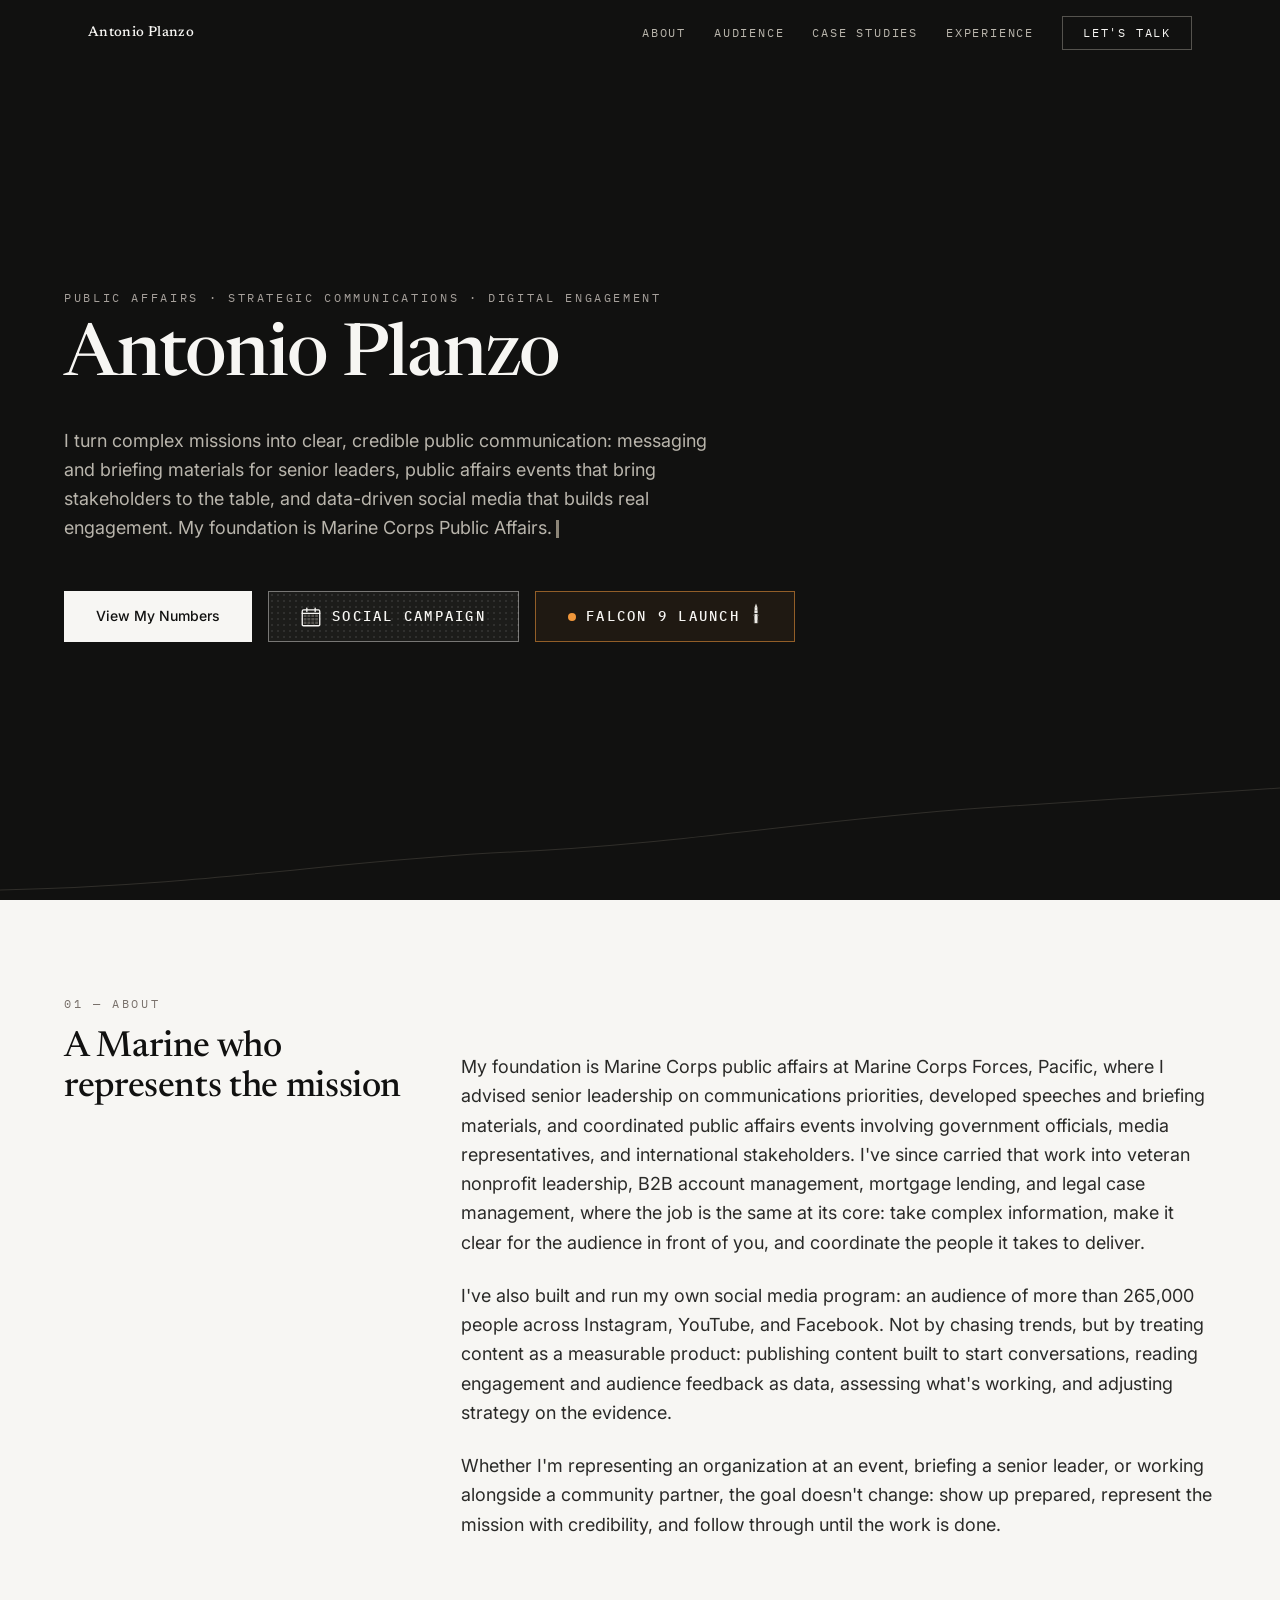
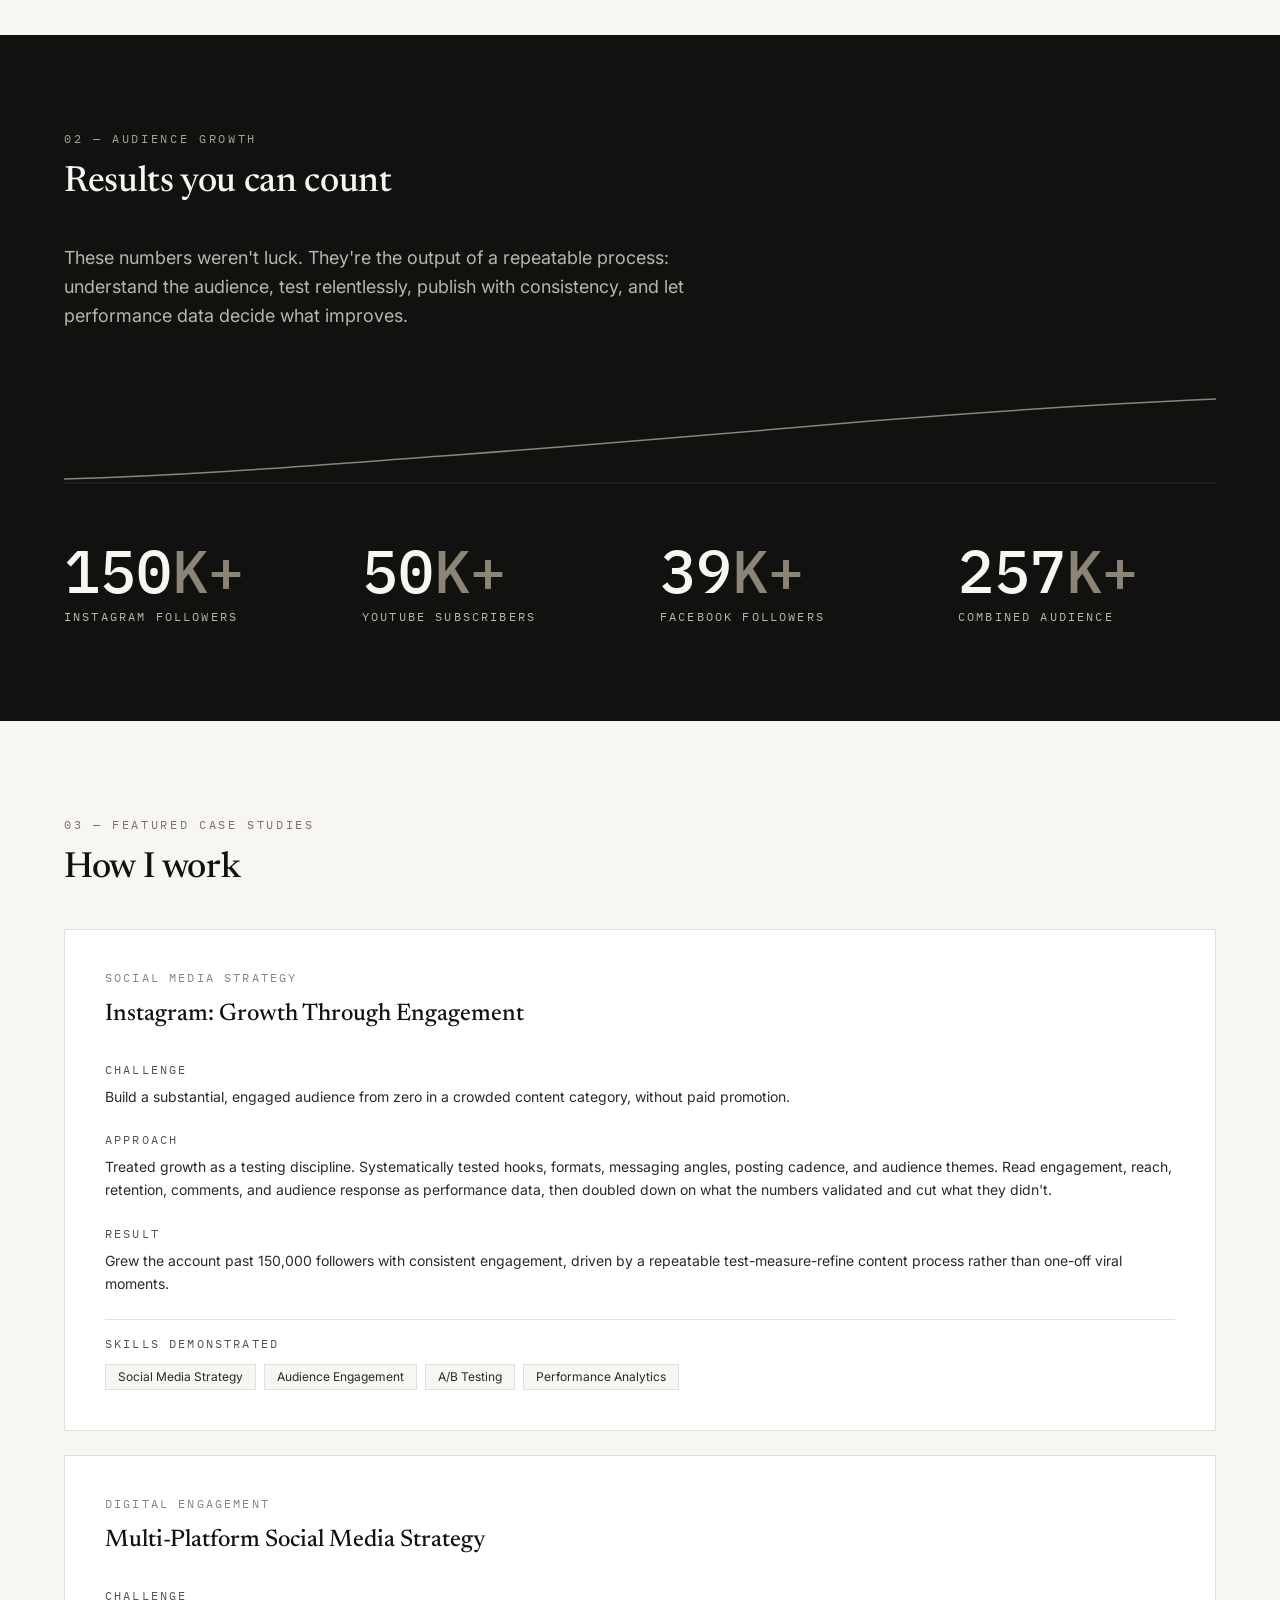
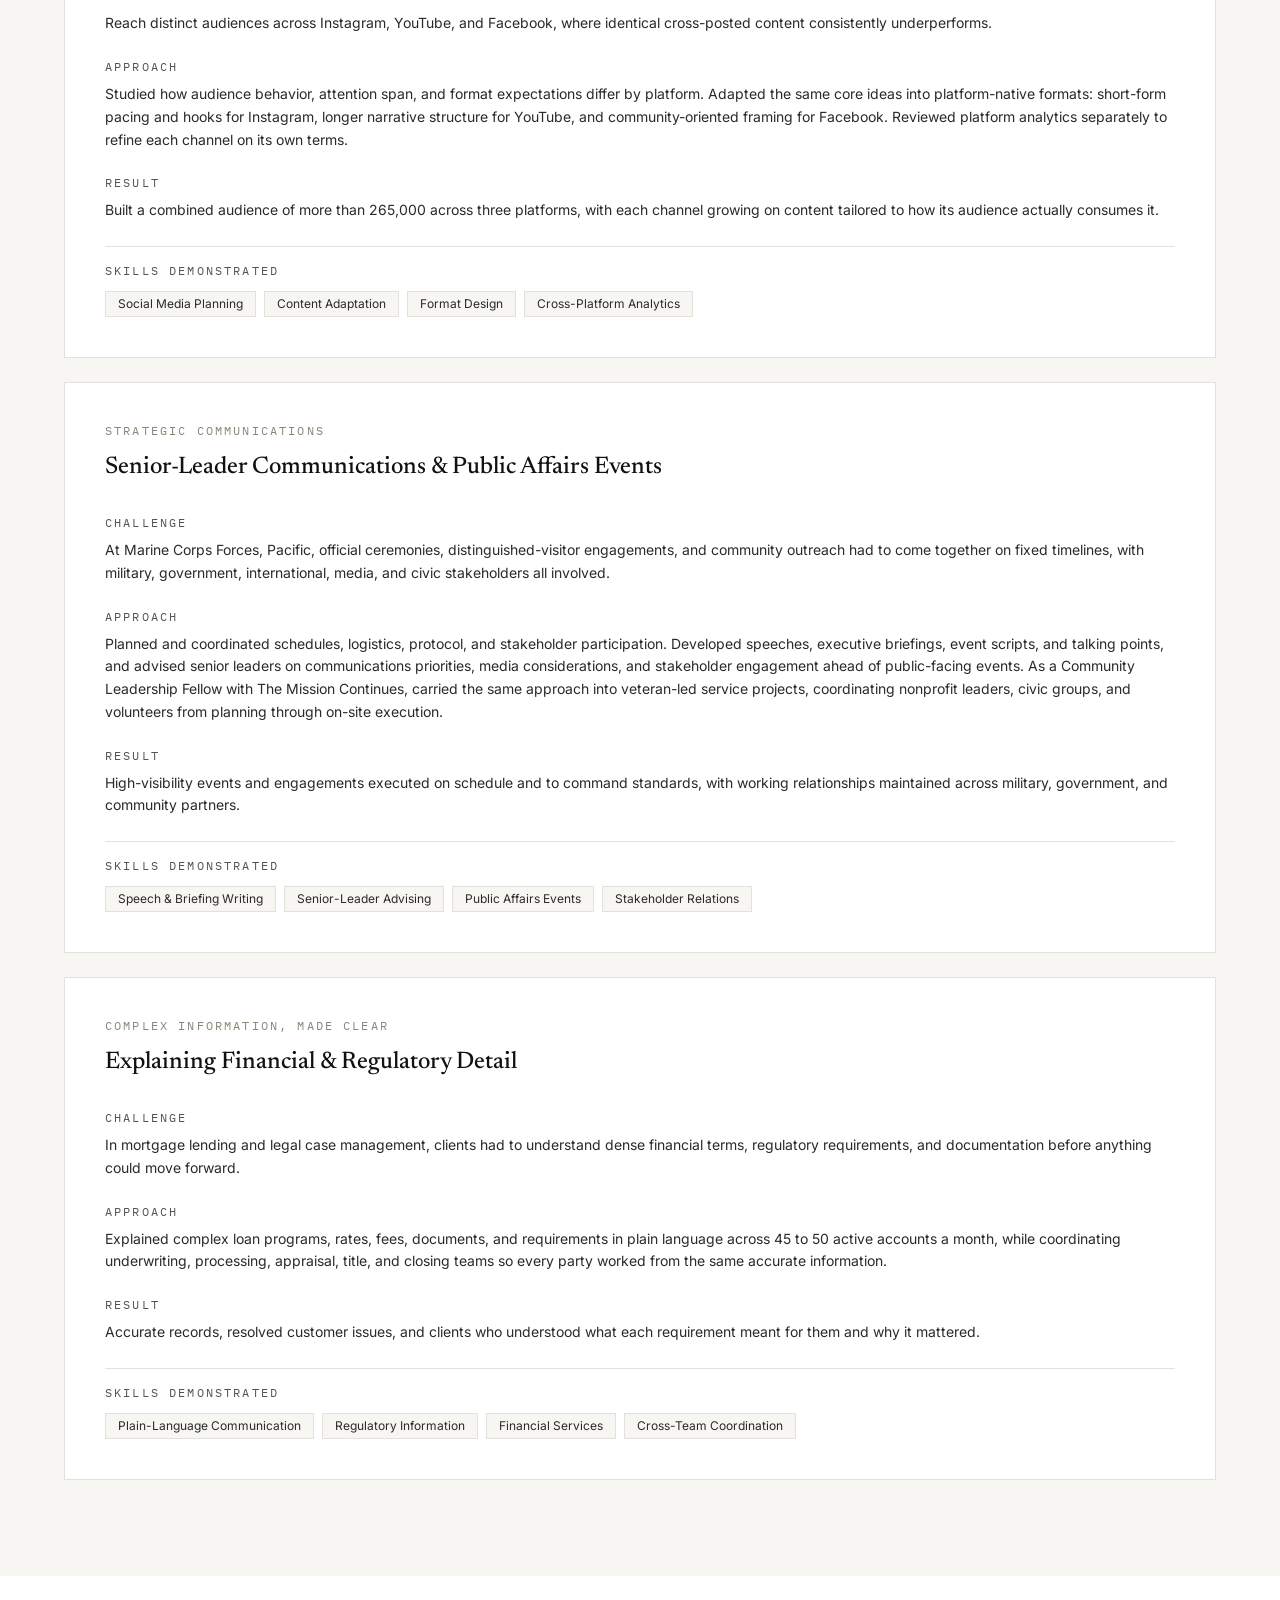
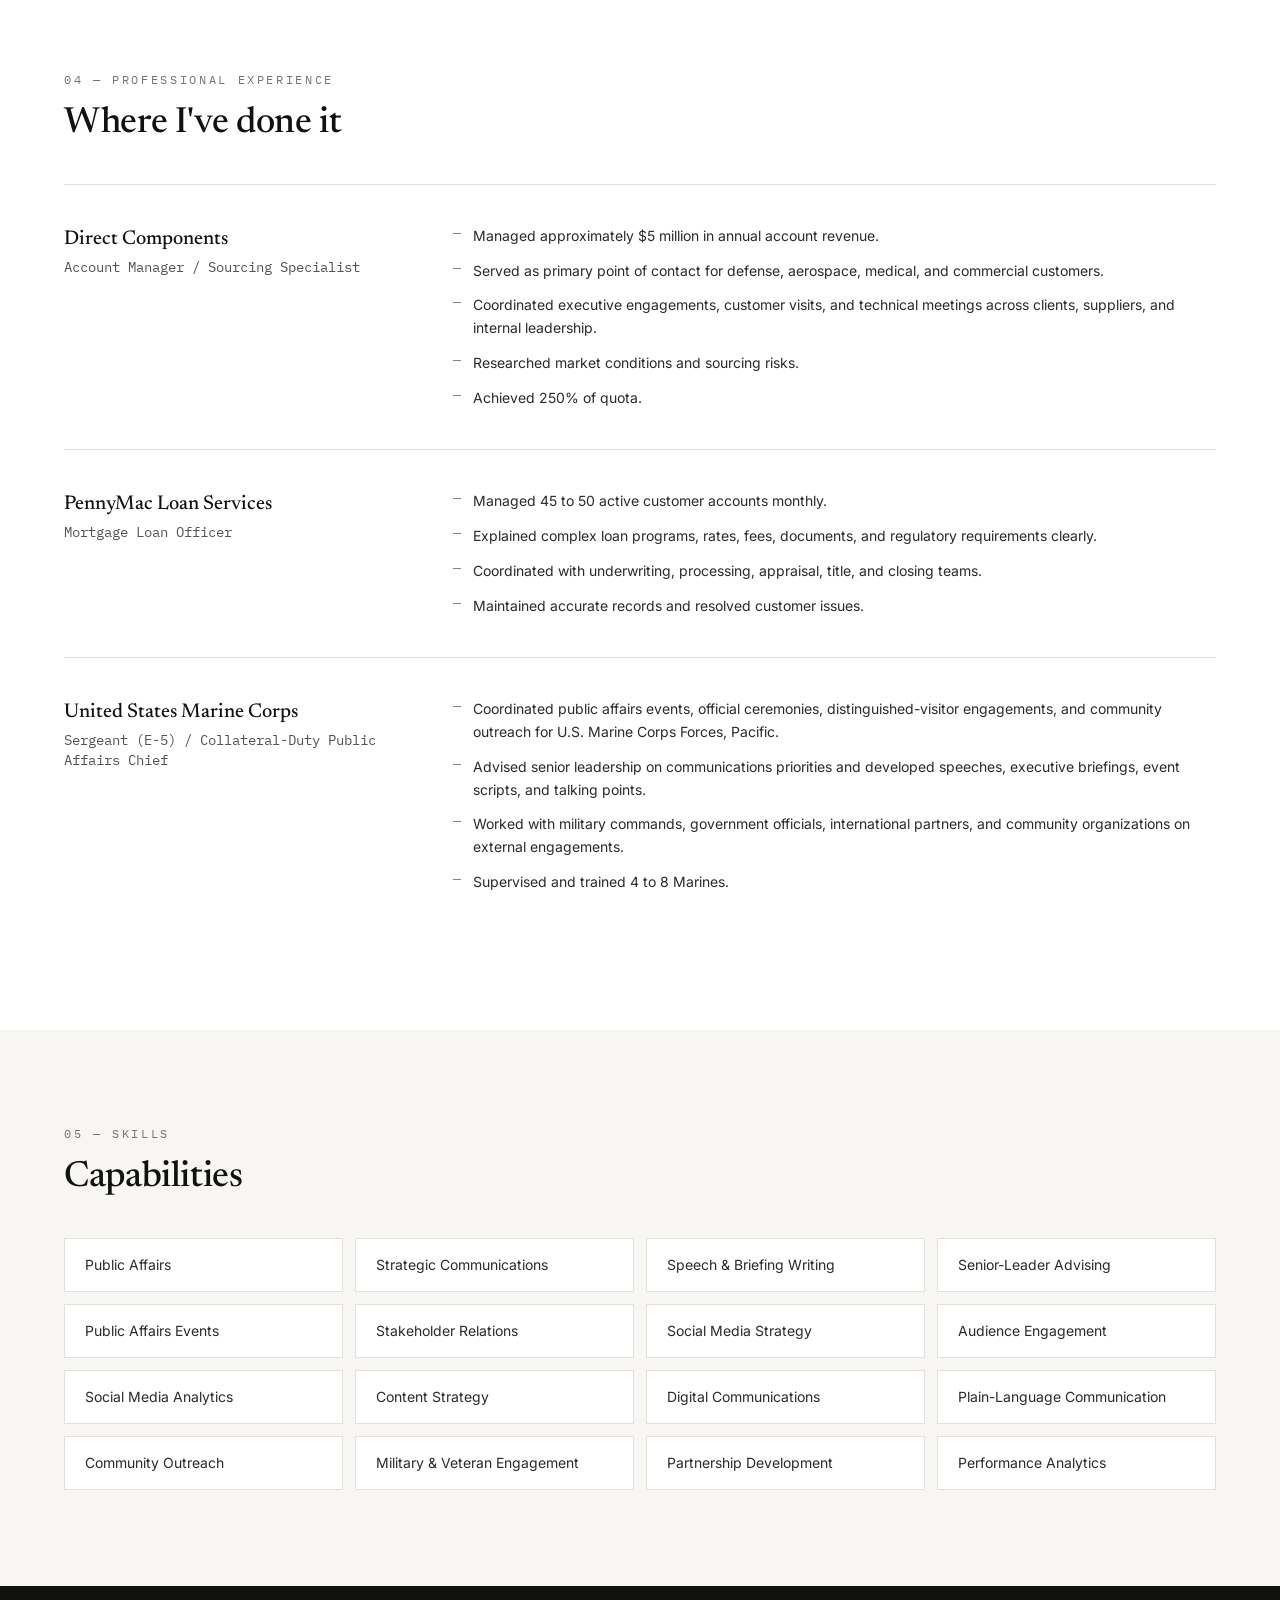
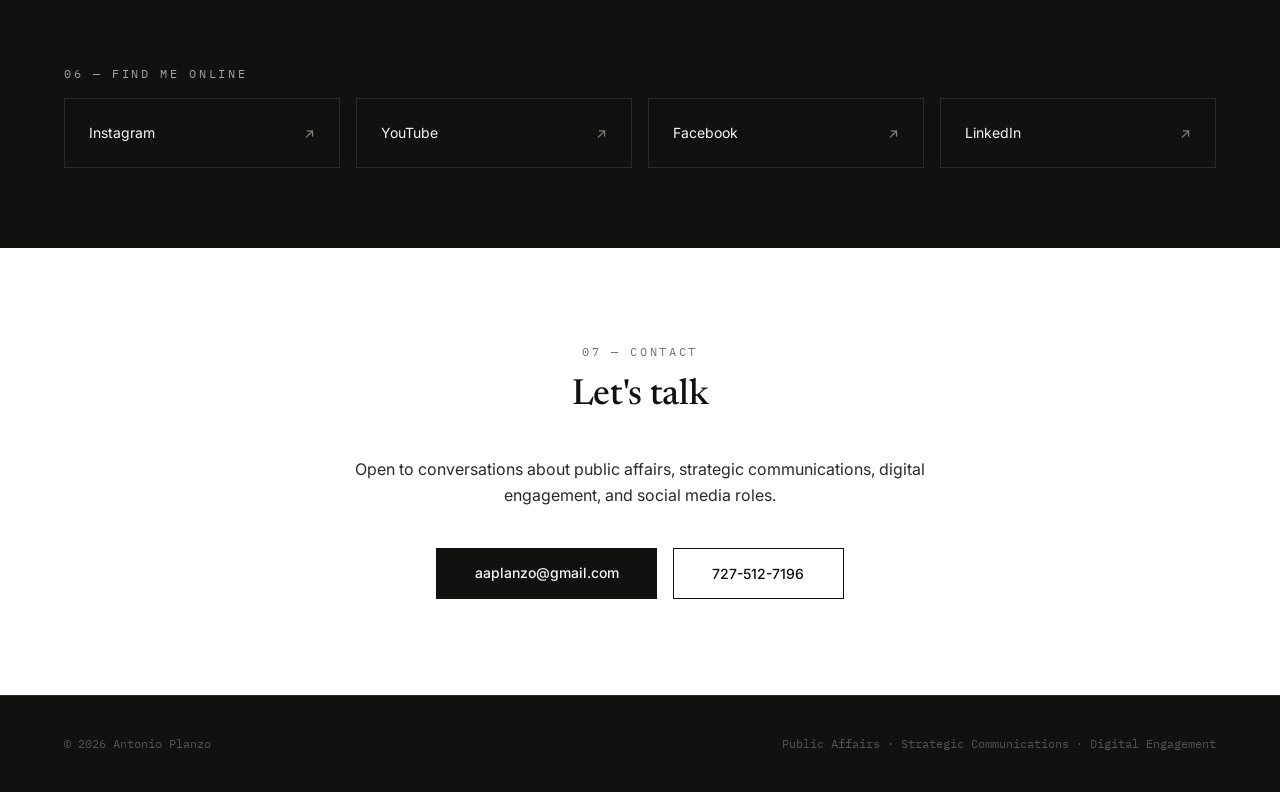
<file: index.html>
<!doctype html>
<html lang="en">
  <head>
    <meta charset="UTF-8" />
    <link rel="icon" type="image/svg+xml" href="./favicon.svg" />
    <meta name="viewport" content="width=device-width, initial-scale=1.0" />

    <title>Antonio Planzo — Public Affairs, Strategic Communications, Digital Engagement</title>
    <meta name="description" content="Antonio Planzo is a Marine Corps veteran and public affairs professional with experience in strategic communications for senior leaders, public affairs events, and data-driven social media, with a 265K+ combined digital audience." />

    <meta property="og:title" content="Antonio Planzo — Public Affairs & Strategic Communications" />
    <meta property="og:description" content="Marine Corps veteran and public affairs professional. Strategic communications, public affairs events, and social media strategy with a 265K+ combined audience." />
    <meta property="og:type" content="website" />
    <meta name="twitter:card" content="summary" />
    <script type="module" crossorigin src="./assets/index-ap1022d.js?v=20261125b"></script>
    <link rel="stylesheet" crossorigin href="./assets/index-B-5Ef0Cy.css">
  </head>
  <body>
    <div id="root"></div>
    <!-- Falcon 9 launch button (injected) -->
    <style>
      .f9-btn{position:relative;display:inline-flex;align-items:center;gap:.65rem;overflow:hidden;
        font-family:'IBM Plex Mono',ui-monospace,monospace!important;letter-spacing:.16em;text-transform:uppercase;
        border:1px solid rgba(240,151,59,.55)!important;color:#F7F6F3!important;background:rgba(240,151,59,.06)!important;
        transition:border-color .25s,background .25s,box-shadow .25s!important}
      .f9-btn:hover{border-color:#F0973B!important;background:rgba(240,151,59,.14)!important;box-shadow:0 0 24px rgba(240,151,59,.25)}
      .f9-dot{width:8px;height:8px;border-radius:50%;background:#F0973B;flex:none;animation:f9pulse 1.4s infinite}
      @keyframes f9pulse{0%,100%{opacity:1}50%{opacity:.25}}
      .f9-rkt{flex:none;overflow:visible;margin:-4px 0}
      .f9-rkt .fl{opacity:0}
      .f9-btn:hover .f9-rkt{animation:f9launch 2.6s forwards}
      .f9-btn:hover .f9-rkt .fl{animation:f9burn .5s .15s forwards}
      .f9-btn:hover .f9-rkt .fl-in{animation:f9flick .08s linear infinite alternate}
      @keyframes f9launch{
        0%{transform:translate(0,0)}
        8%{transform:translate(-.5px,0)}12%{transform:translate(.5px,0)}16%{transform:translate(-.5px,0)}20%{transform:translate(.5px,0)}
        26%{transform:translate(0,0);animation-timing-function:cubic-bezier(.6,0,.9,.55)}
        100%{transform:translate(0,-64px)}}
      @keyframes f9burn{0%{opacity:0}100%{opacity:1}}
      @keyframes f9flick{to{transform:scaleY(1.25)}}
      .f9-rkt .fl-in{transform-box:fill-box;transform-origin:50% 0}
      .f9-flame{position:absolute;left:0;right:0;bottom:0;height:2px;background:linear-gradient(90deg,transparent,#F0973B,transparent);
        transform:scaleX(0);transition:transform .35s;transform-origin:center}
      .f9-btn:hover .f9-flame{transform:scaleX(1)}
      .f9-hint{display:inline-flex;align-items:center;gap:.45rem;align-self:center;
        font-family:'IBM Plex Mono',ui-monospace,monospace;font-size:.68rem;letter-spacing:.16em;text-transform:uppercase;
        color:#B9B5AC;opacity:0;transform:translateX(-6px);transition:opacity .7s ease,transform .7s ease;pointer-events:none}
      .f9-hint.on{opacity:1;transform:translateX(0)}
      .f9-hint .f9-arrow{display:inline-block;color:#F0973B;animation:f9nudge 1.6s ease-in-out infinite}
      @keyframes f9nudge{0%,100%{transform:translateX(0)}50%{transform:translateX(-4px)}}
        font-family:'IBM Plex Mono',ui-monospace,monospace!important;letter-spacing:.16em;text-transform:uppercase;
        border:1px solid #F7F6F3!important;color:#111110!important;background:#F7F6F3!important;
        background-image:linear-gradient(rgba(17,17,16,.06) 1px,transparent 1px),linear-gradient(90deg,rgba(17,17,16,.06) 1px,transparent 1px)!important;
        background-size:10px 10px!important;
        transition:border-color .25s,box-shadow .25s,transform .25s!important}
      @media (prefers-reduced-motion:reduce){.f9-dot{animation:none}.f9-btn:hover .f9-rkt,.f9-btn:hover .f9-rkt .fl,.f9-btn:hover .f9-rkt .fl-in{animation:none}.f9-flame{transition:none}.f9-hint{transition:none}.f9-hint .f9-arrow{animation:none}}
      /* View My Numbers: line chart draws bottom-left to top-right while hovered */
      .vn-btn{position:relative;overflow:hidden;isolation:isolate}
      .vn-chart{position:absolute;inset:0;width:100%;height:100%;z-index:-1;pointer-events:none}
      .vn-chart .ln{fill:none;stroke:#F0973B;stroke-width:2;stroke-linejoin:round;stroke-linecap:round;stroke-dasharray:1 1;stroke-dashoffset:1;transition:stroke-dashoffset .25s ease}
      .vn-chart .ar{opacity:0;transition:opacity .2s}
      .vn-chart .pt{fill:#F0973B;opacity:0;transform-box:fill-box;transform-origin:center;transform:scale(0);transition:opacity .15s,transform .15s}
      .vn-btn:hover .vn-chart .ln,.vn-btn:focus-visible .vn-chart .ln{stroke-dashoffset:0;transition:stroke-dashoffset 1.1s cubic-bezier(.45,0,.2,1)}
      .vn-btn:hover .vn-chart .ar,.vn-btn:focus-visible .vn-chart .ar{opacity:1;transition:opacity .6s .6s}
      .vn-btn:hover .vn-chart .pt,.vn-btn:focus-visible .vn-chart .pt{opacity:1;transform:scale(1);transition:opacity .2s 1.05s,transform .35s cubic-bezier(.3,1.8,.5,1) 1.05s}
      @media (prefers-reduced-motion:reduce){.vn-chart .ln,.vn-chart .ar,.vn-chart .pt{transition:none!important}}
      /* résumé link retired: hidden, not removed, so React's tree stays intact */
      #top a[href$="Antonio-Planzo-Resume.pdf"]{display:none!important}
      /* social campaign button: a calendar fills day by day, then checks off; holds while hovered */
      .sc-btn{position:relative;display:inline-flex;align-items:center;gap:.7rem;overflow:hidden;
        font-family:'IBM Plex Mono',ui-monospace,monospace!important;letter-spacing:.16em;text-transform:uppercase;
        border:1px solid rgba(247,246,243,.42)!important;color:#F7F6F3!important;background-color:#1C1C1A!important;
        background-image:radial-gradient(rgba(247,246,243,.09) 1px,transparent 1.2px)!important;background-size:6px 6px!important;
        transition:border-color .25s,box-shadow .25s,transform .25s!important}
      .sc-btn:hover,.sc-btn:focus-visible{border-color:#F0973B!important;box-shadow:0 0 24px rgba(240,151,59,.22)}
      .sc-ico{flex:none;overflow:visible}
      .sc-ico .fr{stroke:#F7F6F3}
      .sc-ico .cel{fill:#55534E;transition:fill .12s}
      .sc-btn:hover .sc-ico .cel,.sc-btn:focus-visible .sc-ico .cel{fill:#F0973B;transition:fill .12s var(--d,0s)}
      .sc-ico .ck{fill:none;stroke:#F0973B;stroke-width:2.2;stroke-linecap:round;stroke-linejoin:round;stroke-dasharray:1;stroke-dashoffset:1;transition:stroke-dashoffset .1s}
      .sc-btn:hover .sc-ico .ck,.sc-btn:focus-visible .sc-ico .ck{stroke-dashoffset:0;transition:stroke-dashoffset .35s ease .75s}
      .sc-btn:hover .sc-ico .grid,.sc-btn:focus-visible .sc-ico .grid{opacity:.35;transition:opacity .3s .7s}
      .sc-ico .grid{transition:opacity .1s}
      @media (prefers-reduced-motion:reduce){.sc-ico .cel,.sc-ico .ck,.sc-ico .grid{transition:none!important}}
    </style>
    <script>
      (function(){
        function inject(){
          var row = document.querySelector('#top .flex.flex-wrap.gap-4');
          if(!row || document.querySelector('.f9-btn')) return !!row;
          var a = document.createElement('a');
          a.href = './falcon9-crs20/';
          a.className = 'btn-outline focus-ring f9-btn';
          a.setAttribute('aria-label','Falcon 9 Launch: view the CRS-20 field notes page');
          a.innerHTML = '<span class="f9-dot"></span>Falcon 9 Launch'
            + '<svg class="f9-rkt" width="12" height="28" viewBox="0 0 12 28" aria-hidden="true">'
            + '<g class="fl"><g class="fl-in"><ellipse cx="6" cy="23.5" rx="2.6" ry="4" fill="#F0973B" opacity=".3"/><path d="M4.7 20.2 6 27.5 7.3 20.2Z" fill="#F0973B"/><path d="M5.3 20.2 6 24.5 6.7 20.2Z" fill="#FBE3BC"/></g></g>'
            + '<path d="M4.6 4.2 6 .6 7.4 4.2Z" fill="#E4E1DA"/>'
            + '<rect x="4.6" y="4.2" width="2.8" height="3.2" fill="#F4F2ED"/>'
            + '<rect x="4.4" y="7.4" width="3.2" height="2.6" fill="#EDEBE6"/>'
            + '<rect x="4.4" y="10" width="3.2" height="1.1" fill="#3A3A36"/>'
            + '<rect x="4.4" y="11.1" width="3.2" height="9.1" fill="#EDEBE6"/>'
            + '<rect x="3.2" y="11.6" width="1.2" height="1.5" fill="#55534E"/><rect x="7.6" y="11.6" width="1.2" height="1.5" fill="#55534E"/>'
            + '<rect x="3.7" y="16.8" width=".7" height="3.4" fill="#55534E"/><rect x="7.6" y="16.8" width=".7" height="3.4" fill="#55534E"/>'
            + '</svg>'
            + '<span class="f9-flame"></span>';
          row.appendChild(a);
          var hint = document.createElement('span');
          hint.className = 'f9-hint';
          hint.setAttribute('aria-hidden','true');
          hint.innerHTML = '<span class="f9-arrow">&#8592;</span>Interactive work samples';
          row.appendChild(hint);
          var rk = document.createElement('a');
          rk.href = './social-campaign/';
          rk.className = 'btn-outline focus-ring sc-btn';
          rk.setAttribute('aria-label','Social campaign: view the social media campaign work sample');
          rk.innerHTML = '<svg class="sc-ico" width="20" height="20" viewBox="0 0 24 24" fill="none" stroke-width="1.6" stroke-linecap="round" stroke-linejoin="round" aria-hidden="true">'
            + '<rect class="fr" x="1.5" y="3.5" width="21" height="19" rx="1.5"/><path class="fr" d="M1.5 7.6h21M7 1.5v4M17 1.5v4"/>'
            + '<g class="grid" stroke="none"><rect class="cel" x="3.2" y="9.0" width="3.4" height="3" style="--d:0.00s"/><rect class="cel" x="7.8" y="9.0" width="3.4" height="3" style="--d:0.05s"/><rect class="cel" x="12.4" y="9.0" width="3.4" height="3" style="--d:0.10s"/><rect class="cel" x="17.0" y="9.0" width="3.4" height="3" style="--d:0.15s"/><rect class="cel" x="3.2" y="13.2" width="3.4" height="3" style="--d:0.20s"/><rect class="cel" x="7.8" y="13.2" width="3.4" height="3" style="--d:0.25s"/><rect class="cel" x="12.4" y="13.2" width="3.4" height="3" style="--d:0.30s"/><rect class="cel" x="17.0" y="13.2" width="3.4" height="3" style="--d:0.35s"/><rect class="cel" x="3.2" y="17.4" width="3.4" height="3" style="--d:0.40s"/><rect class="cel" x="7.8" y="17.4" width="3.4" height="3" style="--d:0.45s"/><rect class="cel" x="12.4" y="17.4" width="3.4" height="3" style="--d:0.50s"/><rect class="cel" x="17.0" y="17.4" width="3.4" height="3" style="--d:0.55s"/></g>'
            + '<path class="ck" pathLength="1" d="M7 15.5l3.4 3.4L17.5 11"/></svg>'
            + 'Social Campaign';
          var cv = row.querySelector('a[href$="Antonio-Planzo-Resume.pdf"]');
          row.insertBefore(rk, cv || a);
          var vn = row.querySelector('a[href="#audience"]');
          if(vn && !vn.querySelector('.vn-chart')){
            vn.classList.add('vn-btn');
            var W = Math.max(120, Math.round(vn.offsetWidth)), H = Math.max(36, Math.round(vn.offsetHeight)), pad = 6;
            var ys = [.96,.74,.84,.58,.68,.44,.54,.3,.4,.16,.24,.05];
            var pts = ys.map(function(y,i){ return [(pad + (W-2*pad)*i/(ys.length-1)).toFixed(1), (pad + (H-2*pad)*y).toFixed(1)]; });
            var d = 'M' + pts.map(function(p){ return p.join(','); }).join(' L');
            var last = pts[pts.length-1];
            var NS = 'http://www.w3.org/2000/svg', svg = document.createElementNS(NS,'svg');
            svg.setAttribute('class','vn-chart'); svg.setAttribute('viewBox','0 0 '+W+' '+H); svg.setAttribute('preserveAspectRatio','none'); svg.setAttribute('aria-hidden','true');
            svg.innerHTML = '<defs><linearGradient id="vnFill" x1="0" y1="0" x2="0" y2="1"><stop offset="0" stop-color="#F0973B" stop-opacity=".22"/><stop offset="1" stop-color="#F0973B" stop-opacity="0"/></linearGradient></defs>'
              + '<path class="ar" fill="url(#vnFill)" d="'+d+' L'+last[0]+','+H+' L'+pts[0][0]+','+H+' Z"/>'
              + '<path class="ln" pathLength="1" d="'+d+'"/>'
              + '<circle class="pt" r="3" cx="'+last[0]+'" cy="'+last[1]+'"/>';
            vn.appendChild(svg);
          }
          var tries = 0;
          (function waitFade(){
            var op = parseFloat(getComputedStyle(row).opacity);
            if(op > 0.95){ setTimeout(function(){ hint.classList.add('on'); }, 500); return; }
            if(++tries < 400) setTimeout(waitFade, 150);
          })();
          a.addEventListener('click', function(){ hint.classList.remove('on'); });
          return true;
        }
        if(!inject()){
          var mo = new MutationObserver(function(){ if(inject()) mo.disconnect(); });
          mo.observe(document.getElementById('root'), {childList:true, subtree:true});
          setTimeout(function(){ inject(); mo.disconnect(); }, 8000);
        }
      })();
    </script>
  </body>
</html>
</file>
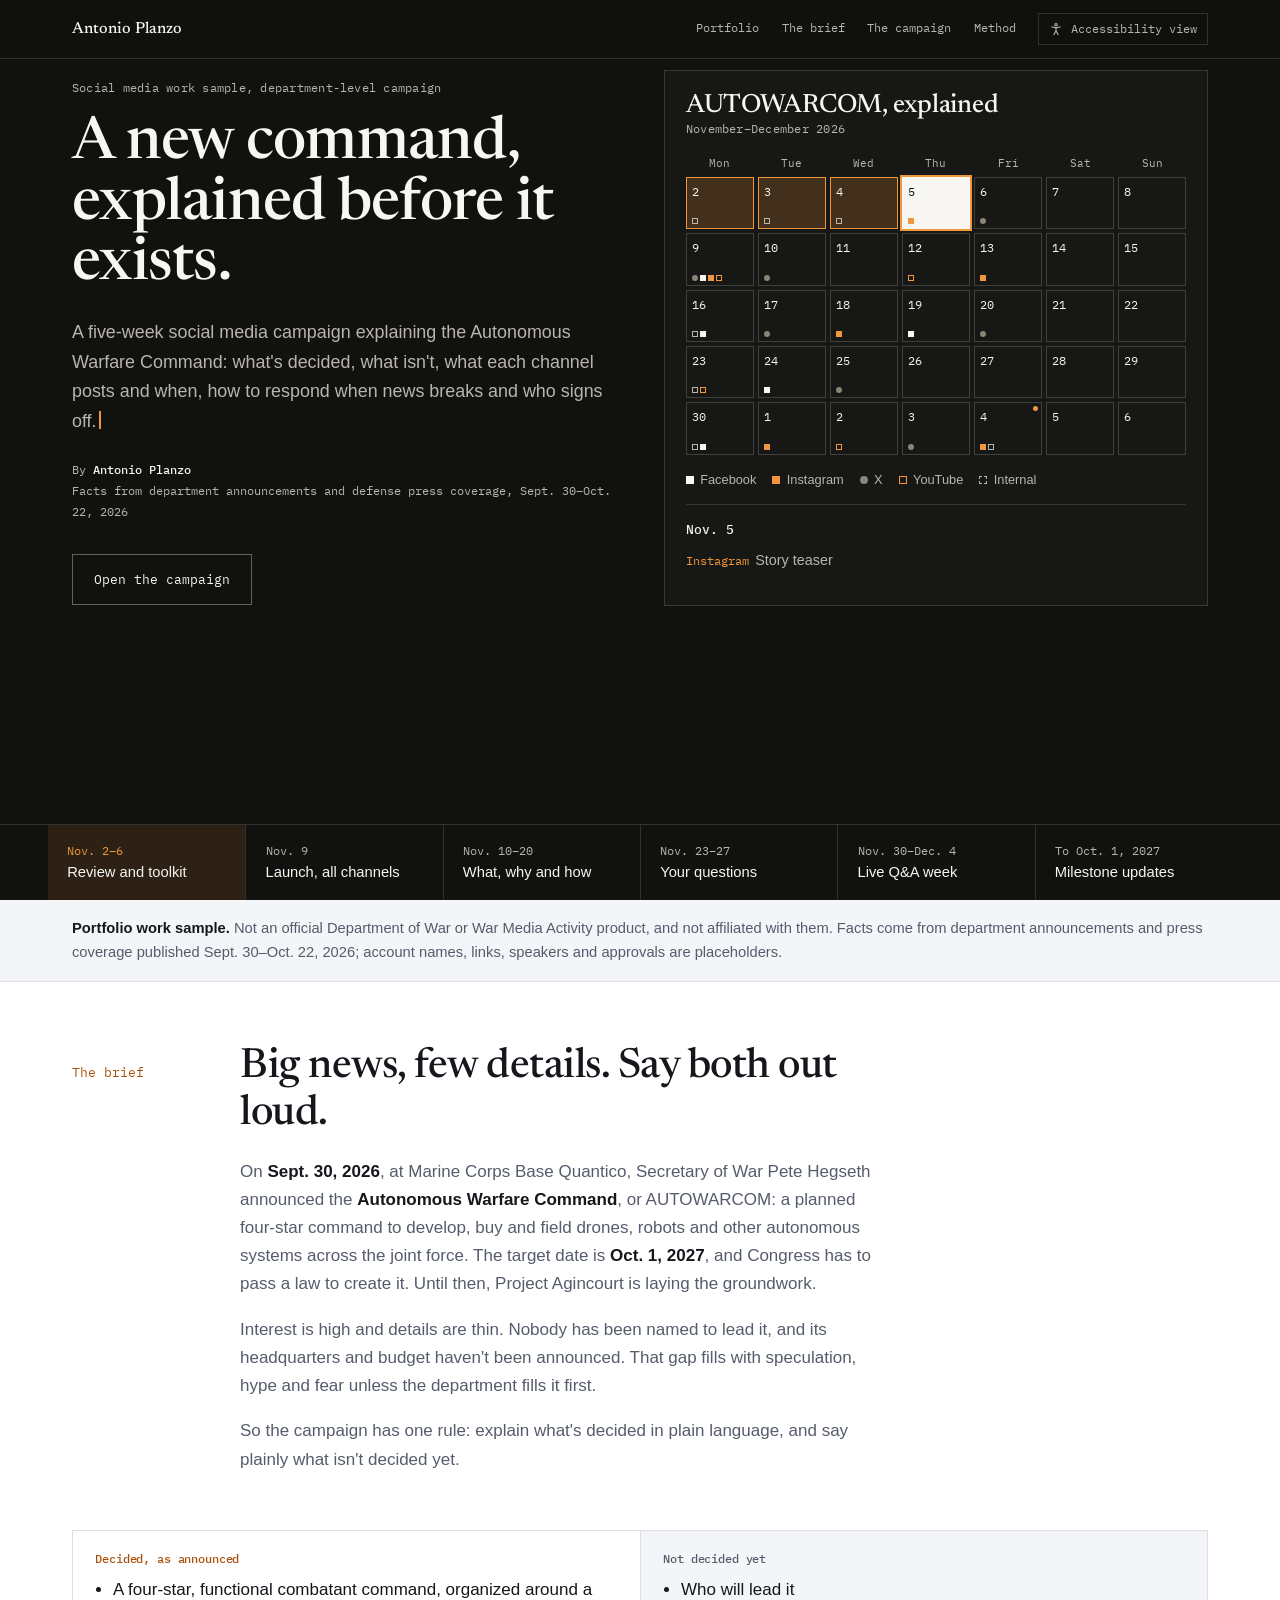
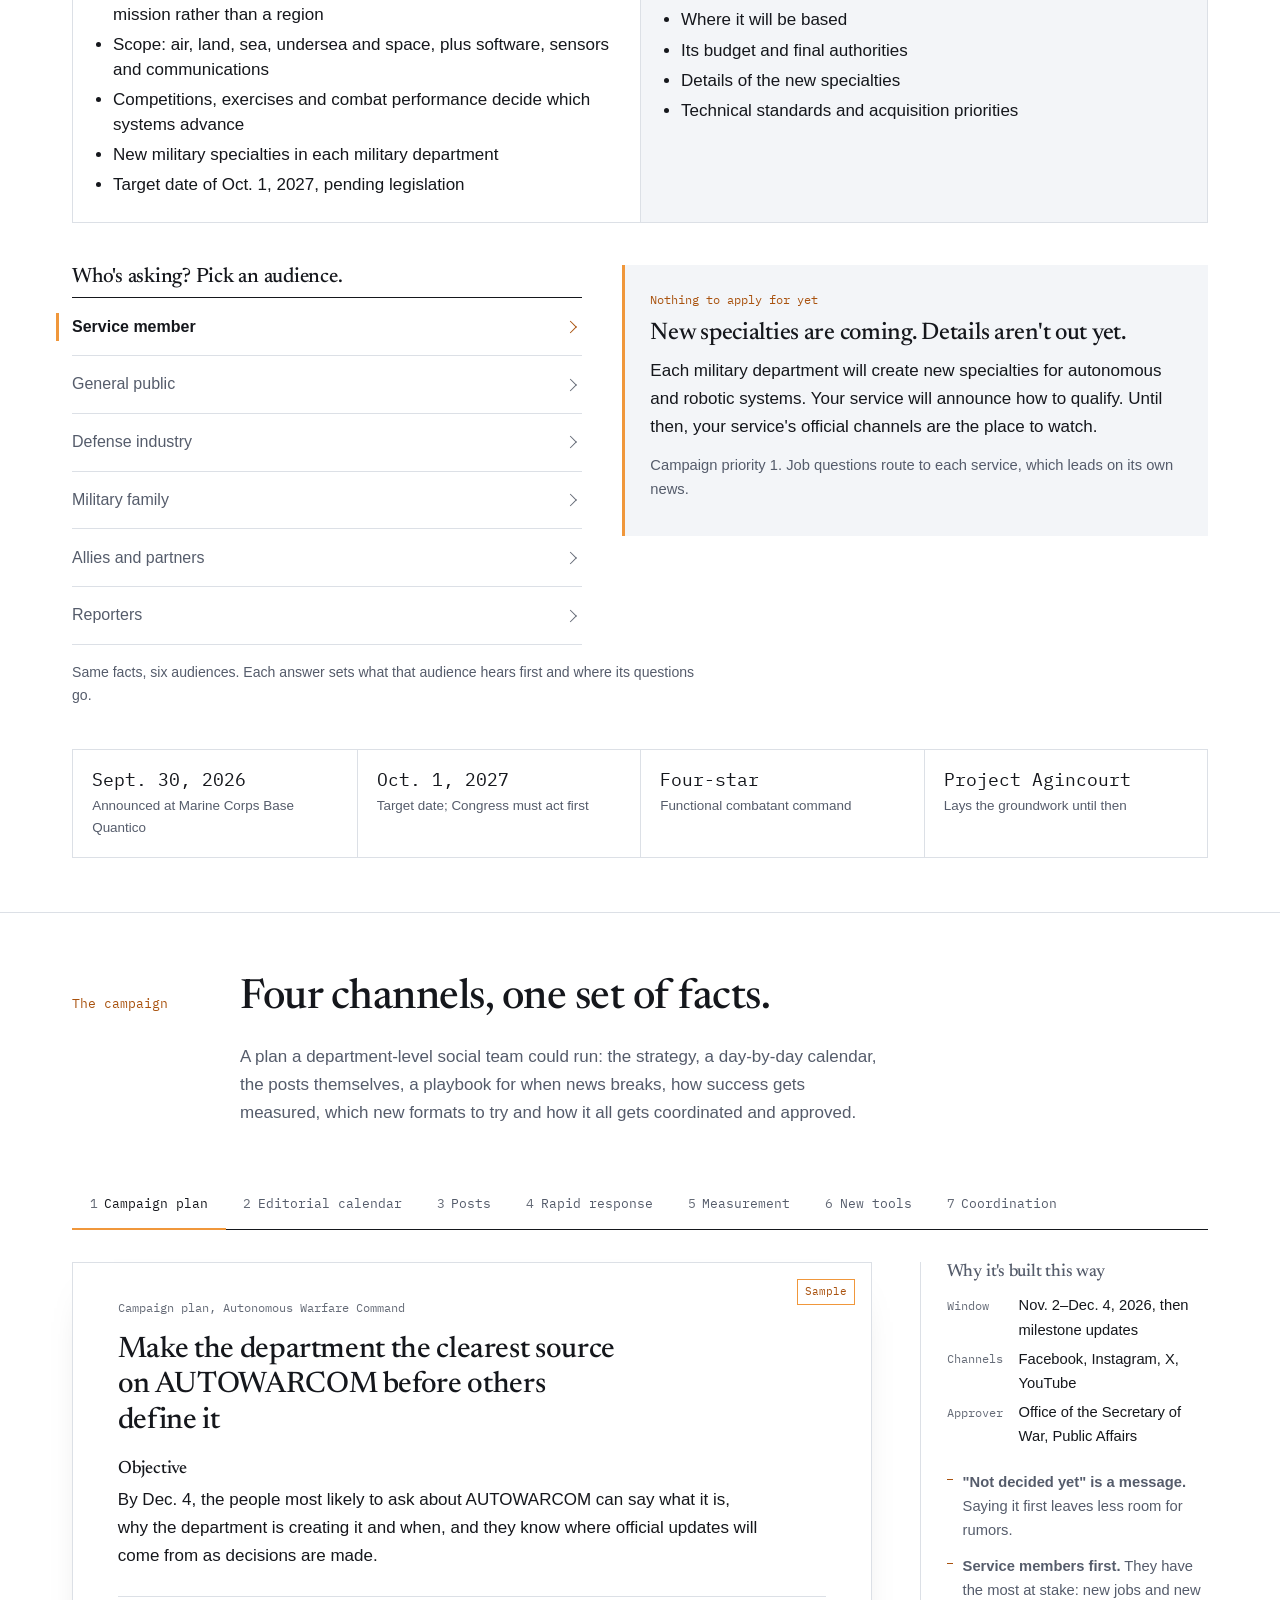
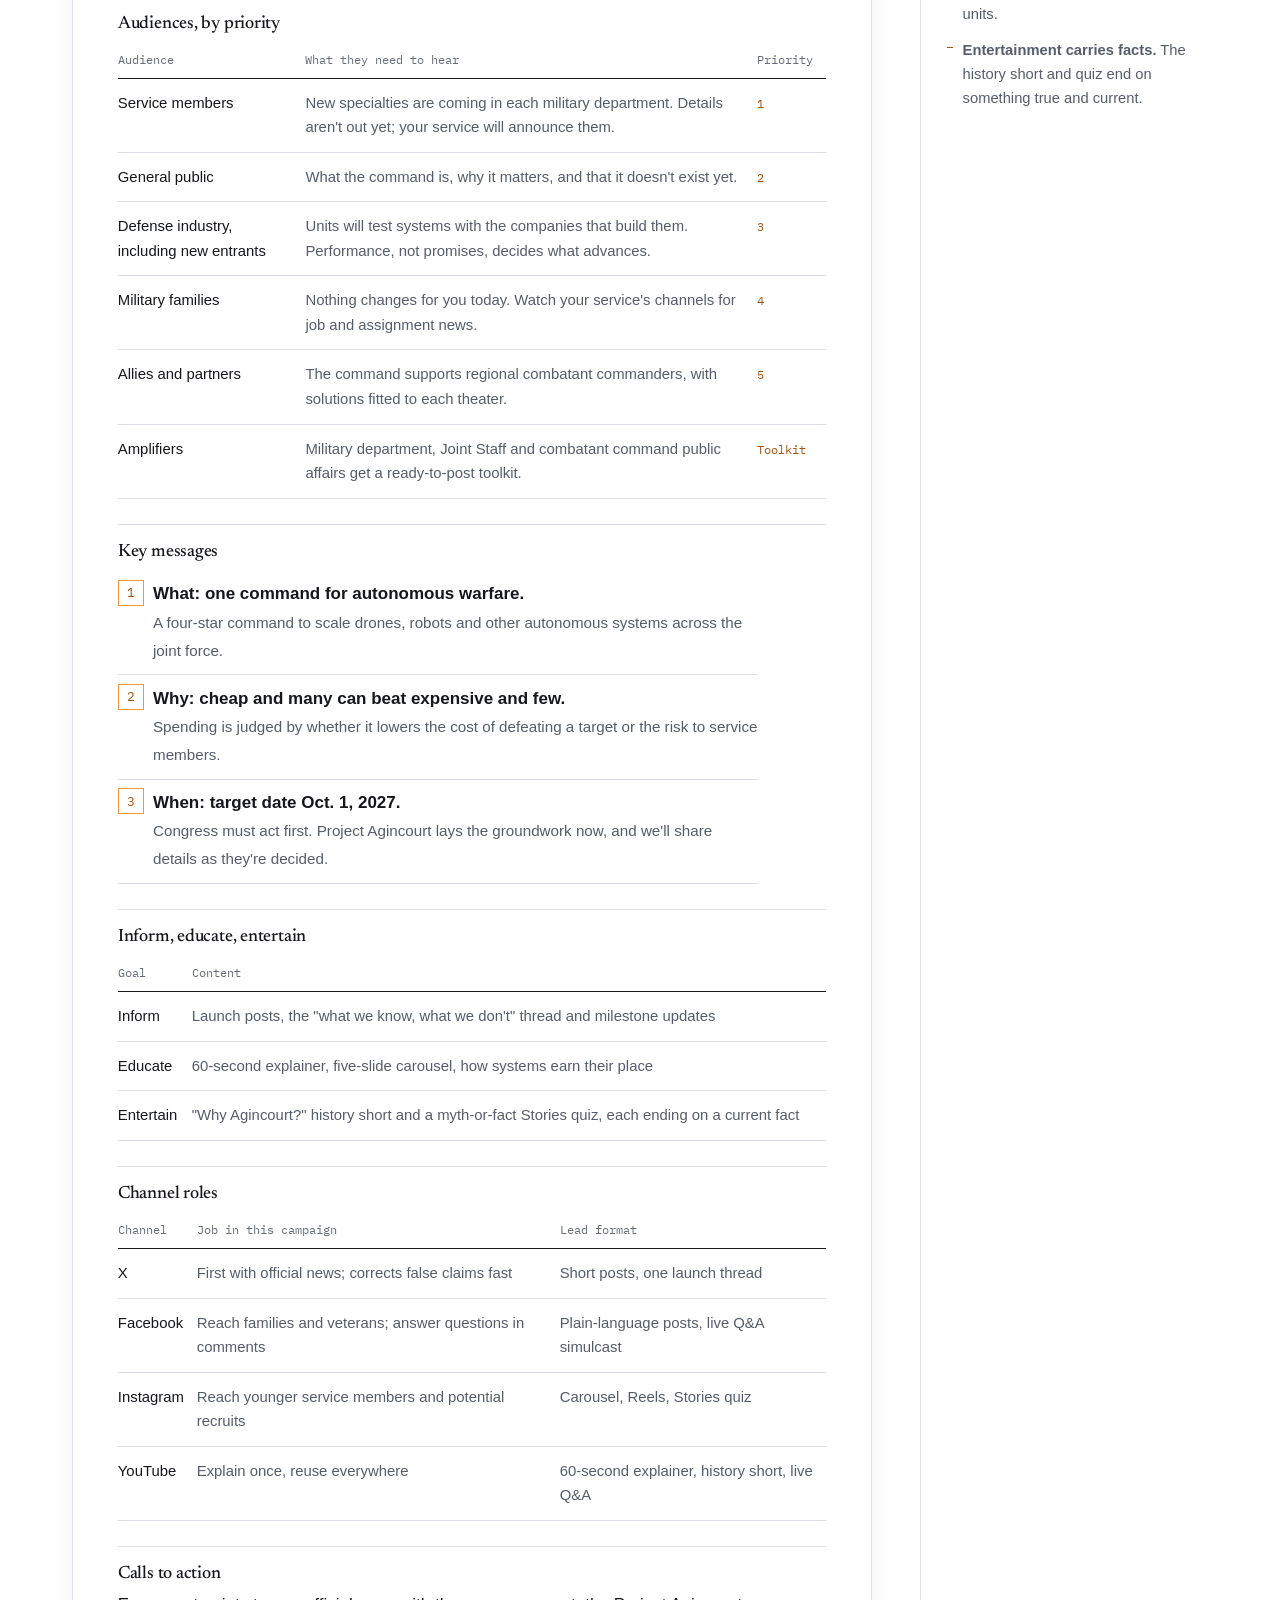
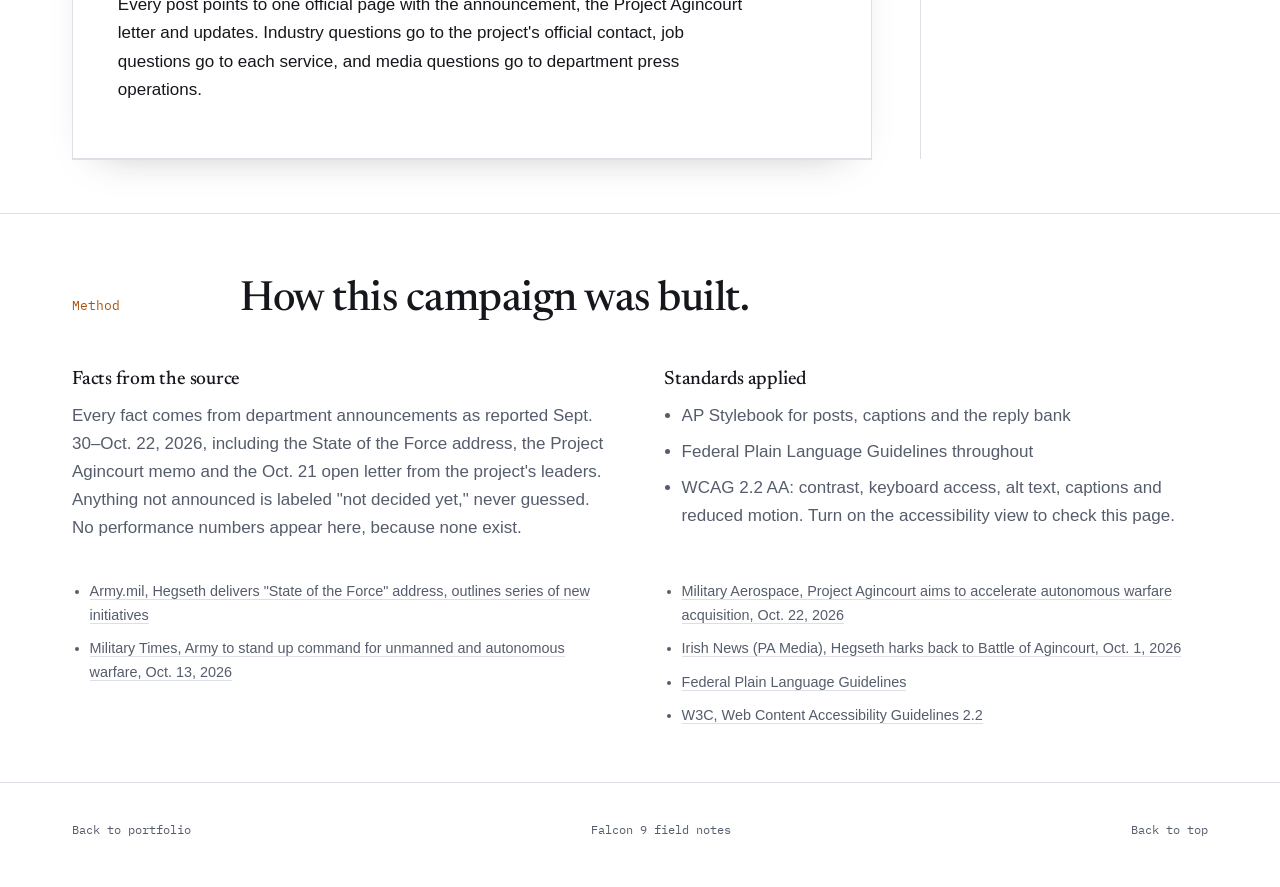
<file: artillery-kit/index.html>
<!doctype html>
<html lang="en">
<head>
<meta charset="UTF-8" />
<meta name="viewport" content="width=device-width, initial-scale=1.0" />
<title>Social Campaign | Antonio Planzo</title>
<meta name="robots" content="noindex" />
<link rel="canonical" href="https://aaplanzo.github.io/antonio-planzo-portfolio/social-campaign/" />
<meta http-equiv="refresh" content="0; url=../social-campaign/" />
<script>location.replace('../social-campaign/' + location.hash);</script>
<style>body{font-family:-apple-system,BlinkMacSystemFont,'Segoe UI',Roboto,Arial,sans-serif;background:#fff;color:#15171C;display:flex;min-height:100vh;align-items:center;justify-content:center;margin:0}a{color:#B4580F}</style>
</head>
<body>
<p>Redirecting to the <a href="../social-campaign/">social campaign work sample</a>.</p>
</body>
</html>
</file>
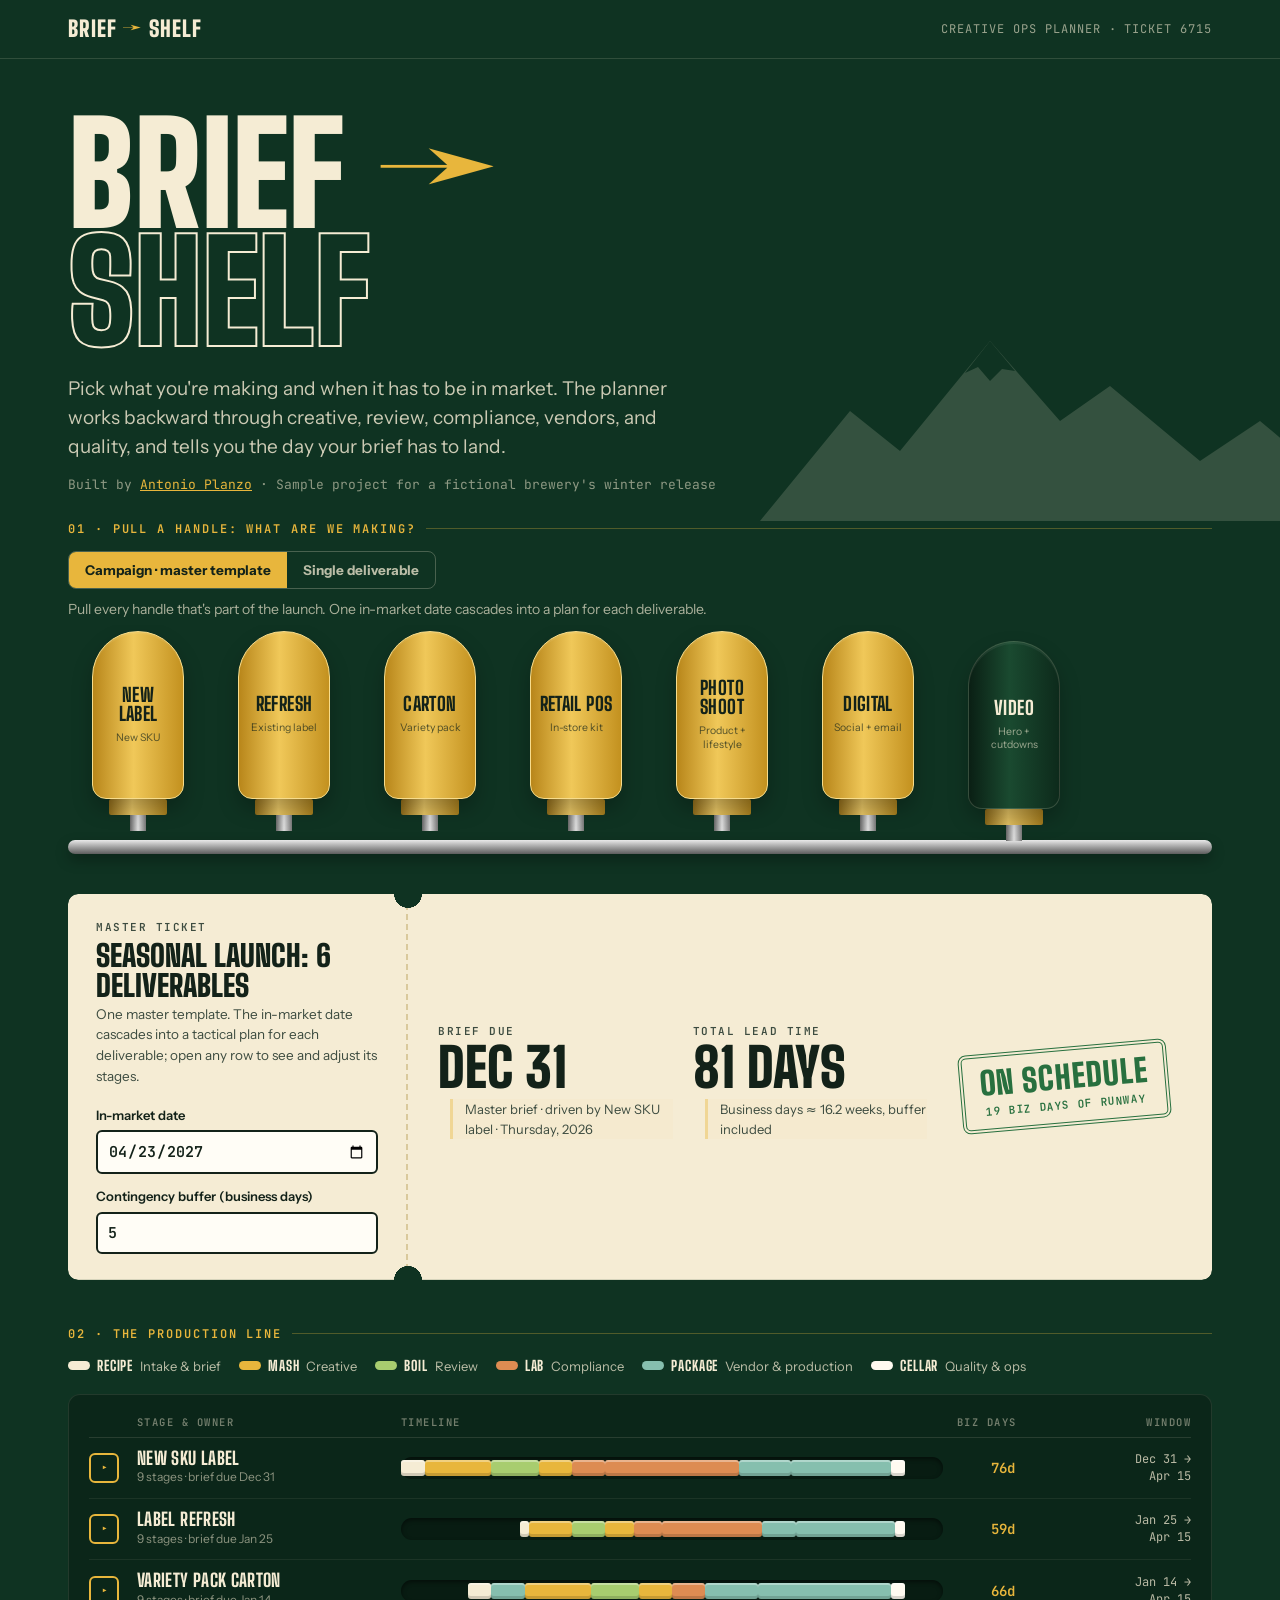
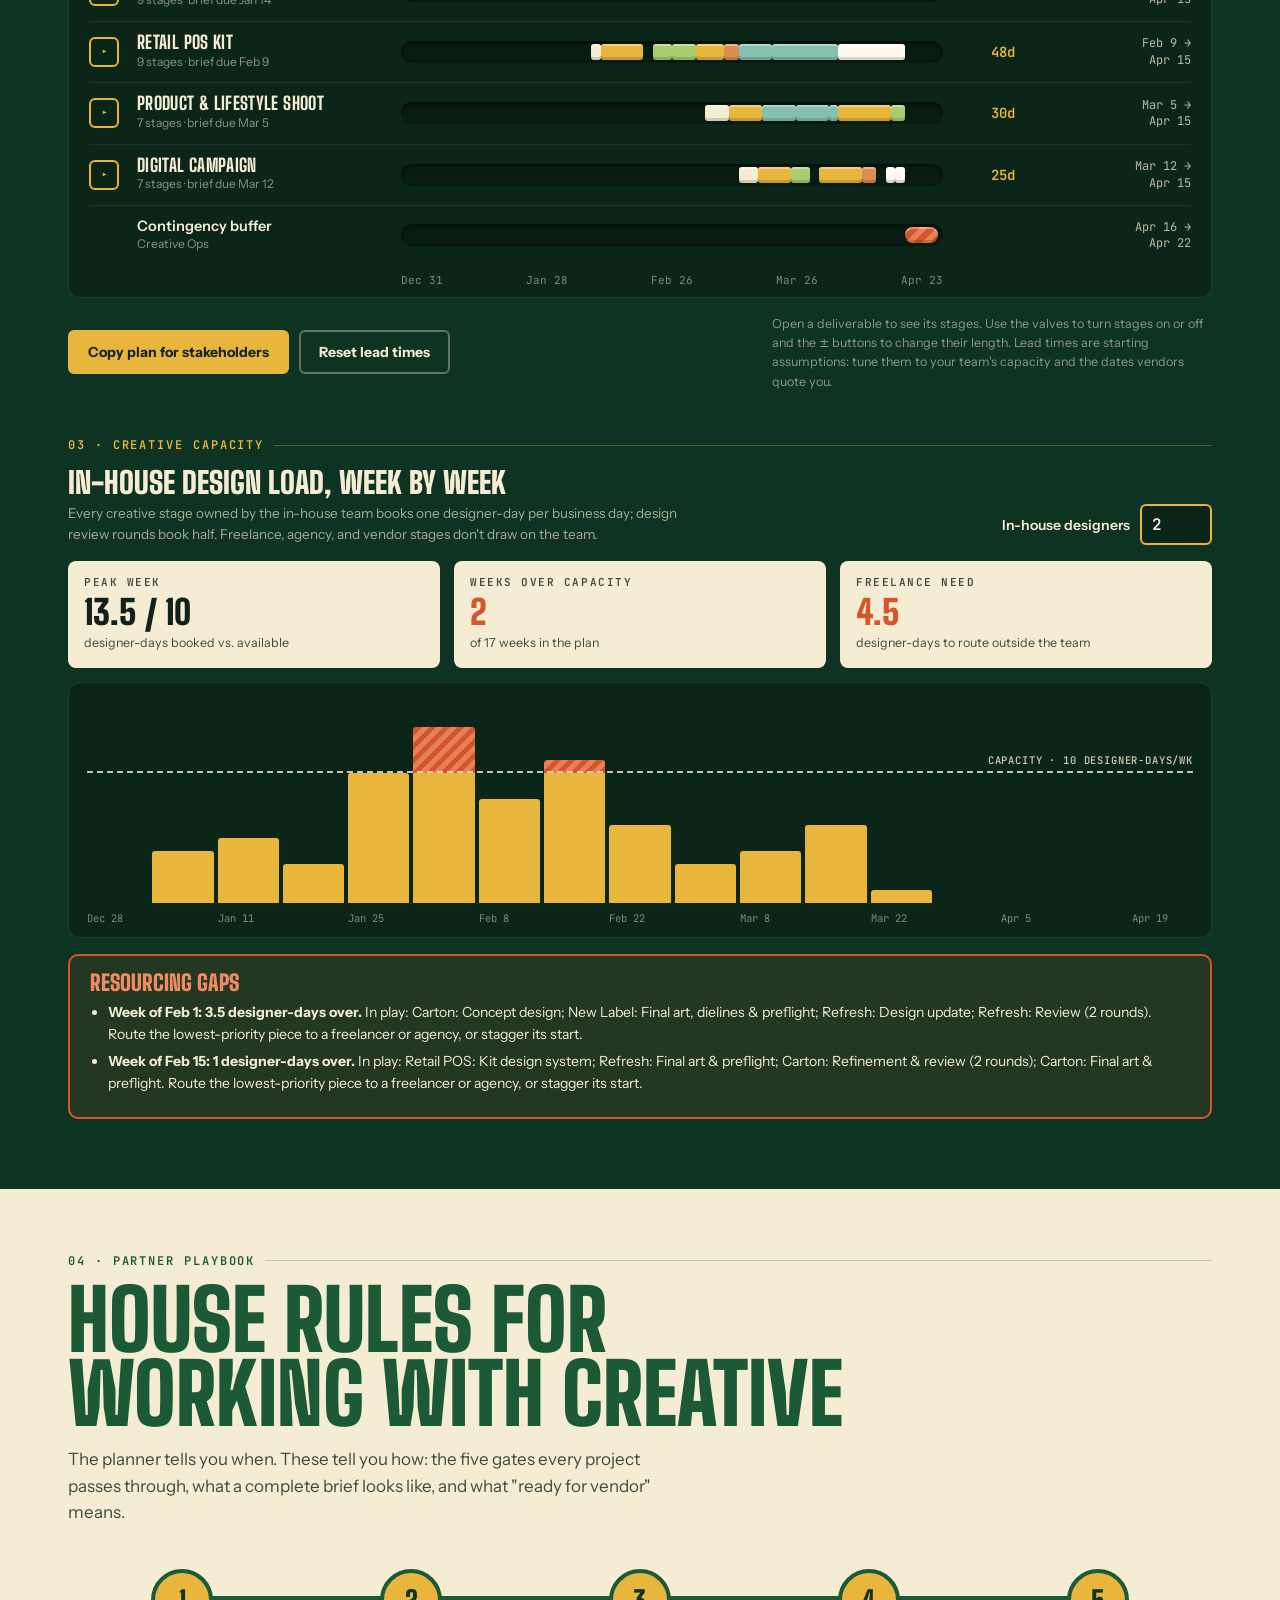
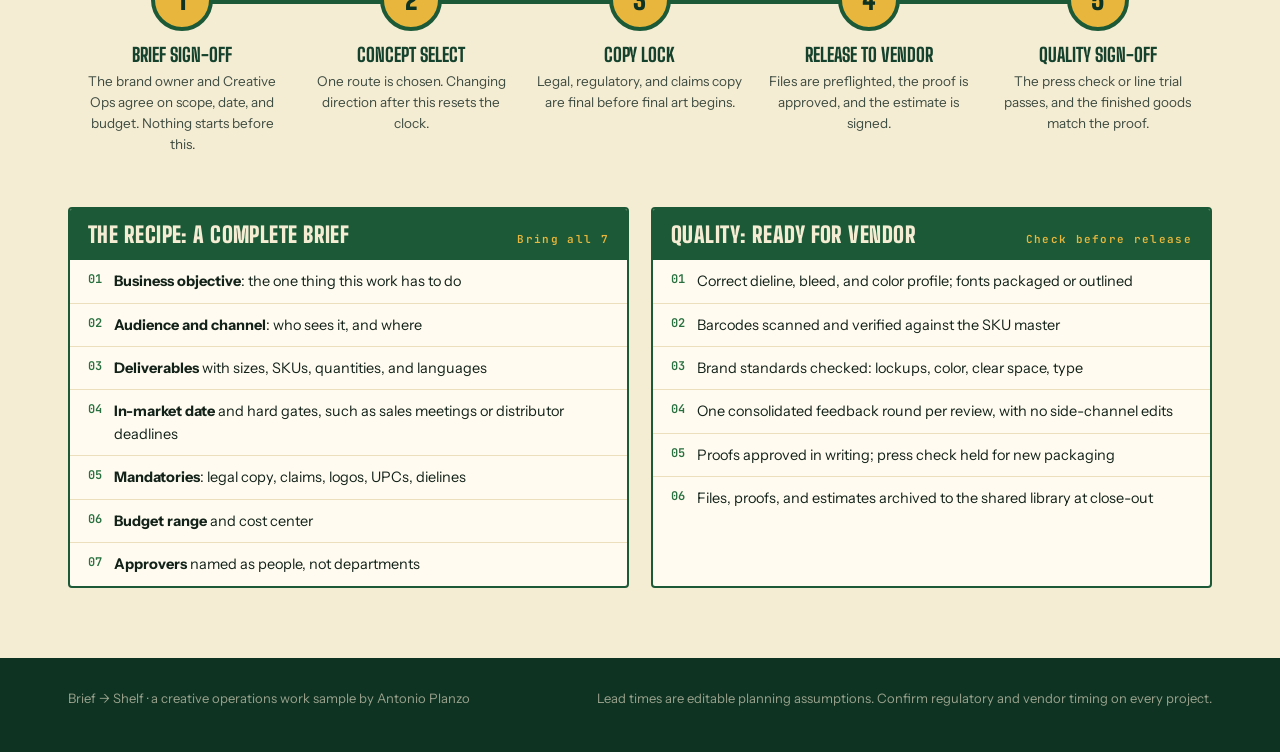
<file: brief-to-shelf/index.html>
<!DOCTYPE html>
<html lang="en">
<head>
<meta charset="UTF-8">
<meta name="viewport" content="width=device-width, initial-scale=1">
<title>Brief → Shelf · A Creative Production Planner</title>
<meta name="description" content="A creative operations planner: pick a deliverable and an in-market date, and it works backward through every stage to the day the brief is due.">
<link rel="preconnect" href="https://fonts.googleapis.com">
<link rel="preconnect" href="https://fonts.gstatic.com" crossorigin>
<link href="https://fonts.googleapis.com/css2?family=Big+Shoulders+Display:wght@600;800;900&family=Instrument+Sans:wght@400;500;600;700&family=JetBrains+Mono:wght@400;600&display=swap" rel="stylesheet">
<style>
  :root{
    /* Palette matched by eye to the Pale Ale label: green, gold, cream */
    --g-950:#0b2619; --g-900:#0f3322; --g-800:#15422c; --g-700:#1c5a37; --g-600:#28703f; --g-500:#3a8a51;
    --gold:#e8b63c; --gold-d:#c38f1c; --cream:#f5ecd4; --cream-2:#ebdfbd; --cream-3:#d9c99c;
    --ink:#132219; --ink-2:#3d4c40; --alert:#d5562c;
    --s-recipe:#f5ecd4; --s-mash:#e8b63c; --s-boil:#a8cd6f; --s-lab:#dd8c52; --s-pack:#86bfae; --s-cellar:#fffaf0;
    --disp:"Big Shoulders Display",Impact,sans-serif;
    --body:"Instrument Sans",system-ui,sans-serif;
    --mono:"JetBrains Mono",ui-monospace,monospace;
  }
  *{box-sizing:border-box}
  html,body{margin:0}
  body{background:var(--g-900);color:var(--cream);font:16px/1.55 var(--body);-webkit-font-smoothing:antialiased}
  a{color:var(--gold)}
  .wrap{max-width:1200px;margin:0 auto;padding:0 28px}
  @media (max-width:600px){.wrap{padding:0 16px}}

  /* ---------- Top bar ---------- */
  .bar{border-bottom:1px solid rgba(245,236,212,.14)}
  .bar .wrap{display:flex;justify-content:space-between;align-items:center;height:58px;gap:12px}
  .mark{font:900 22px/1 var(--disp);letter-spacing:.04em;text-transform:uppercase}
  .mark b{color:var(--gold)}
  .bar small{font:400 12px var(--mono);letter-spacing:.08em;color:rgba(245,236,212,.6);text-transform:uppercase}

  /* ---------- Hero ---------- */
  .hero{padding:56px 0 28px;position:relative;overflow:hidden}
  .hero h1{font:900 clamp(56px,11vw,150px)/.84 var(--disp);text-transform:uppercase;margin:0;letter-spacing:-.005em}
  .hero h1 .arrow{color:var(--gold)}
  .hero h1 .out{-webkit-text-stroke:2px var(--cream);color:transparent}
  .hero p{max-width:640px;font-size:19px;color:rgba(245,236,212,.82);margin:22px 0 0}
  .hero .by{margin-top:14px;font:400 13px var(--mono);color:rgba(245,236,212,.55)}
  .mountains{position:absolute;right:-40px;bottom:0;width:560px;max-width:60%;opacity:.16;pointer-events:none}

  /* ---------- Tap handles ---------- */
  .sect-label{font:600 12px var(--mono);letter-spacing:.16em;text-transform:uppercase;color:var(--gold);margin:0 0 14px;display:flex;align-items:center;gap:10px}
  .sect-label::after{content:"";flex:1;height:1px;background:rgba(232,182,60,.3)}
  .taps{display:flex;gap:14px;overflow-x:auto;padding:16px 4px 0;scrollbar-width:thin}
  .tap{all:unset;cursor:pointer;flex:0 0 132px;display:flex;flex-direction:column;align-items:center;transition:transform .2s}
  .tap .handle{width:92px;height:168px;border-radius:46px 46px 14px 14px;background:linear-gradient(90deg,#0a1f14,#1a4a30 45%,#0d2a1b);border:1px solid rgba(245,236,212,.18);display:flex;flex-direction:column;justify-content:center;align-items:center;padding:14px 8px;text-align:center;position:relative;box-shadow:inset 0 2px 0 rgba(255,255,255,.06),0 10px 20px rgba(0,0,0,.25);transition:.2s}
  .tap .handle span{font:800 19px/1 var(--disp);text-transform:uppercase;letter-spacing:.02em;color:var(--cream)}
  .tap .handle i{font:400 10.5px/1.25 var(--body);font-style:normal;color:rgba(245,236,212,.6);margin-top:8px}
  .tap .ferrule{width:58px;height:16px;background:linear-gradient(90deg,#8d6a1a,#e8c665 40%,#a47c1d);border-radius:2px}
  .tap .shank{width:16px;height:16px;background:linear-gradient(90deg,#666,#ddd,#777)}
  .tap:hover .handle{border-color:var(--gold)}
  .tap[aria-pressed="true"]{transform:translateY(-10px)}
  .tap[aria-pressed="true"] .handle{background:linear-gradient(90deg,#b8861a,#f0c859 45%,#c3911f);border-color:#f7dc8c}
  .tap[aria-pressed="true"] .handle span{color:var(--ink)}
  .tap[aria-pressed="true"] .handle i{color:rgba(19,34,25,.7)}
  .tap:focus-visible .handle{outline:3px solid var(--cream);outline-offset:3px}
  .rail{height:14px;border-radius:7px;background:linear-gradient(180deg,#e9e9e9,#9a9a9a 55%,#5d5d5d);margin-top:-1px;box-shadow:0 6px 14px rgba(0,0,0,.3)}

  /* ---------- Batch ticket ---------- */
  .ticket{margin:40px 0 0;background:var(--cream);color:var(--ink);border-radius:10px;display:grid;grid-template-columns:340px 1fr;position:relative;
    -webkit-mask:radial-gradient(circle 14px at 340px 0,#0000 98%,#000) top/100% 51% no-repeat,radial-gradient(circle 14px at 340px 100%,#0000 98%,#000) bottom/100% 51% no-repeat;
            mask:radial-gradient(circle 14px at 340px 0,#0000 98%,#000) top/100% 51% no-repeat,radial-gradient(circle 14px at 340px 100%,#0000 98%,#000) bottom/100% 51% no-repeat}
  .ticket .stub{padding:26px 28px;border-right:2px dashed var(--cream-3)}
  .ticket .main{padding:26px 30px;display:grid;grid-template-columns:repeat(3,1fr);gap:20px;align-items:center}
  .tk-label{font:600 11px var(--mono);letter-spacing:.14em;text-transform:uppercase;color:var(--ink-2);margin:0 0 6px}
  .ticket h2{font:900 30px/1 var(--disp);text-transform:uppercase;margin:0 0 4px}
  .ticket .desc{font-size:13.5px;color:var(--ink-2);margin:0 0 18px}
  .ticket label{display:block;font-weight:600;font-size:13px;margin:12px 0 5px}
  .ticket input{font:600 15px var(--mono);padding:9px 10px;border:2px solid var(--ink);border-radius:6px;background:#fffdf6;color:var(--ink);width:100%}
  .ticket input:focus{outline:3px solid var(--gold);outline-offset:1px}
  .readout .big{font:900 54px/.9 var(--disp);text-transform:uppercase}
  .readout .sub{font-size:13px;color:var(--ink-2);margin-top:6px}
  .stamp{justify-self:center;border:4px double currentColor;border-radius:8px;padding:10px 16px;transform:rotate(-5deg);text-align:center;text-transform:uppercase}
  .stamp b{display:block;font:900 32px/1 var(--disp);letter-spacing:.03em}
  .stamp small{display:block;font:600 11px var(--mono);letter-spacing:.06em;margin-top:5px}
  .stamp.ok{color:var(--g-600)} .stamp.bad{color:var(--alert)}
  @media (max-width:900px){
    .ticket{grid-template-columns:1fr;-webkit-mask:none;mask:none}
    .ticket .stub{border-right:0;border-bottom:2px dashed var(--cream-3)}
    .ticket .main{grid-template-columns:1fr 1fr}
    .stamp{grid-column:1/-1}
  }

  /* ---------- Process line ---------- */
  .line{margin:46px 0 0}
  .stages{display:flex;flex-wrap:wrap;gap:8px 18px;margin:0 0 18px;font-size:13px;color:rgba(245,236,212,.75)}
  .stages span{display:inline-flex;align-items:center;gap:7px}
  .stages i{width:22px;height:9px;border-radius:5px;display:inline-block}
  .stages b{font:800 14px var(--disp);letter-spacing:.06em;text-transform:uppercase;color:var(--cream)}
  .rows{background:var(--g-950);border:1px solid rgba(245,236,212,.1);border-radius:12px;padding:6px 20px 10px}
  .r{display:grid;grid-template-columns:34px 250px 1fr 92px 128px;gap:14px;align-items:center;padding:11px 0;border-bottom:1px solid rgba(245,236,212,.07)}
  .r:last-child{border-bottom:0}
  .r.off .who,.r.off .pipe,.r.off .dates,.r.off .days{opacity:.3}
  .who b{display:block;font-weight:600;font-size:14.5px;line-height:1.25}
  .who small{display:block;font-size:12px;color:rgba(245,236,212,.55)}
  .who em{display:block;font-style:normal;font-size:11.5px;color:var(--s-lab);margin-top:3px}
  .pipe{position:relative;height:22px;border-radius:11px;background:#081c12;box-shadow:inset 0 2px 4px rgba(0,0,0,.5)}
  .fill{position:absolute;top:3px;bottom:3px;border-radius:8px;min-width:8px;display:flex;align-items:center;justify-content:center;font:600 10.5px var(--mono);color:var(--ink);overflow:hidden;white-space:nowrap;box-shadow:inset 0 -3px 0 rgba(0,0,0,.15),inset 0 2px 0 rgba(255,255,255,.35)}
  .fill.buffer{background:repeating-linear-gradient(-45deg,var(--alert) 0 6px,#e98058 6px 12px);color:#fff}
  .today{position:absolute;top:-11px;bottom:-11px;border-left:2px dashed var(--gold);z-index:2}
  .today.first::before{content:"TODAY";position:absolute;top:-16px;left:-20px;font:600 10px var(--mono);letter-spacing:.12em;color:var(--gold)}
  .days{display:flex;align-items:center;border:1px solid rgba(245,236,212,.25);border-radius:6px;overflow:hidden}
  .days button{all:unset;cursor:pointer;width:24px;text-align:center;font:600 15px var(--mono);color:var(--gold);padding:5px 0}
  .days button:hover{background:rgba(232,182,60,.15)}
  .days input{width:100%;min-width:0;border:0;background:transparent;color:var(--cream);font:600 13px var(--mono);text-align:center;-moz-appearance:textfield;padding:5px 0}
  .days input::-webkit-inner-spin-button{-webkit-appearance:none}
  .dates{font:400 12px var(--mono);color:rgba(245,236,212,.75);text-align:right;line-height:1.4}
  .valve{all:unset;cursor:pointer;width:26px;height:26px;border-radius:50%;border:2px solid var(--gold);display:grid;place-items:center;position:relative}
  .valve::after{content:"";width:14px;height:3px;background:var(--gold);border-radius:2px;transition:transform .2s}
  .valve[aria-pressed="true"]{background:var(--gold)}
  .valve[aria-pressed="true"]::after{background:var(--ink);transform:rotate(90deg)}
  .valve:focus-visible{outline:2px solid var(--cream);outline-offset:3px}
  .axis{display:grid;grid-template-columns:34px 250px 1fr 92px 128px;gap:14px;padding:8px 0 0}
  .ticks{display:flex;justify-content:space-between;font:400 11px var(--mono);color:rgba(245,236,212,.5)}
  .hdr{display:grid;grid-template-columns:34px 250px 1fr 92px 128px;gap:14px;padding:14px 0 8px;font:600 10.5px var(--mono);letter-spacing:.14em;text-transform:uppercase;color:rgba(245,236,212,.45);border-bottom:1px solid rgba(245,236,212,.12)}
  .hdr span:last-child{text-align:right}
  @media (max-width:860px){
    .hdr,.axis{display:none}
    .r{grid-template-columns:34px 1fr 92px;grid-template-areas:"v who days" "pipe pipe pipe" "dates dates dates";row-gap:8px}
    .r .valve{grid-area:v}.r .who{grid-area:who}.r .days{grid-area:days}.r .pipe{grid-area:pipe}.r .dates{grid-area:dates;text-align:left}
  }

  .tools{display:flex;flex-wrap:wrap;gap:10px;margin-top:16px;align-items:center}
  .btn{all:unset;cursor:pointer;font:700 14px var(--body);padding:11px 18px;border-radius:6px;background:var(--gold);color:var(--ink);border:2px solid var(--gold)}
  .btn.alt{background:transparent;color:var(--cream);border-color:rgba(245,236,212,.35)}
  .btn:hover{filter:brightness(1.07)}
  .btn:focus-visible{outline:2px solid var(--cream);outline-offset:3px}
  .tools .note{font-size:12.5px;color:rgba(245,236,212,.55);margin-left:auto;max-width:440px}
  @media (max-width:700px){.tools .note{margin-left:0}}

  .recover{margin-top:18px;border:2px solid var(--alert);border-radius:10px;padding:18px 20px;background:rgba(213,86,44,.1)}
  .recover h3{font:900 24px/1 var(--disp);text-transform:uppercase;margin:0 0 8px;color:#f08a63}
  .recover ul{margin:0;padding-left:18px}
  .recover li{margin:5px 0;font-size:14.5px}

  /* ---------- Playbook ---------- */
  .playbook{background:var(--cream);color:var(--ink);margin-top:70px;padding:64px 0 70px}
  .playbook .sect-label{color:var(--g-700)}
  .playbook .sect-label::after{background:rgba(28,90,55,.25)}
  .playbook h2{font:900 clamp(44px,7vw,84px)/.88 var(--disp);text-transform:uppercase;margin:0;color:var(--g-700)}
  .playbook .intro{max-width:620px;font-size:17px;color:var(--ink-2);margin:16px 0 0}
  .gates{display:grid;grid-template-columns:repeat(5,1fr);margin:44px 0 0;position:relative}
  .gates::before{content:"";position:absolute;left:10%;right:10%;top:27px;height:8px;border-radius:4px;background:var(--g-700)}
  .gate{text-align:center;position:relative;padding:0 10px}
  .gate .v{width:62px;height:62px;border-radius:50%;margin:0 auto 14px;background:var(--gold);border:4px solid var(--g-700);display:grid;place-items:center;font:900 26px var(--disp);color:var(--g-900);position:relative}
  .gate b{display:block;font:800 19px/1.05 var(--disp);text-transform:uppercase;color:var(--g-800)}
  .gate p{font-size:13.5px;color:var(--ink-2);margin:6px 0 0}
  @media (max-width:820px){
    .gates{grid-template-columns:1fr;gap:18px}
    .gates::before{left:30px;right:auto;top:10px;bottom:10px;width:8px;height:auto}
    .gate{display:grid;grid-template-columns:62px 1fr;gap:14px;text-align:left;align-items:center;padding:0}
    .gate .v{margin:0}
  }
  .sheets{display:grid;grid-template-columns:1fr 1fr;gap:22px;margin-top:52px}
  @media (max-width:820px){.sheets{grid-template-columns:1fr}}
  .sheet{background:#fffbf0;border:2px solid var(--g-700);border-radius:4px;position:relative;overflow:hidden}
  .sheet header{background:var(--g-700);color:var(--cream);padding:12px 18px;display:flex;justify-content:space-between;align-items:baseline}
  .sheet header b{font:900 22px var(--disp);text-transform:uppercase;letter-spacing:.02em}
  .sheet header small{font:600 11px var(--mono);letter-spacing:.12em;color:var(--gold)}
  .sheet ol{list-style:none;margin:0;padding:0;counter-reset:n}
  .sheet li{counter-increment:n;display:grid;grid-template-columns:44px 1fr;border-bottom:1px solid var(--cream-2);font-size:14.5px}
  .sheet li:last-child{border-bottom:0}
  .sheet li::before{content:counter(n,decimal-leading-zero);font:600 12px var(--mono);color:var(--g-600);padding:11px 0 0 18px}
  .sheet li span{padding:10px 18px 10px 0}

  footer{padding:30px 0 44px;font-size:13px;color:rgba(245,236,212,.6)}
  footer .wrap{display:flex;justify-content:space-between;flex-wrap:wrap;gap:12px}

  .toast{position:fixed;bottom:22px;left:50%;transform:translate(-50%,20px);background:var(--gold);color:var(--ink);font-weight:700;padding:10px 18px;border-radius:6px;opacity:0;transition:.25s;pointer-events:none}
  .toast.show{opacity:1;transform:translate(-50%,0)}

  @media print{
    body{background:#fff;color:#000}
    .taps,.rail,.tools,.mountains,.valve,.days button{display:none}
  }
  /* ---------- Modes ---------- */
  .modes{display:inline-flex;border:1px solid rgba(245,236,212,.25);border-radius:8px;overflow:hidden;margin:0 0 10px}
  .mode{all:unset;cursor:pointer;padding:10px 16px;font:700 13.5px var(--body);color:rgba(245,236,212,.75)}
  .mode:hover{color:var(--cream)}
  .mode[aria-pressed="true"]{background:var(--gold);color:var(--ink)}
  .mode:focus-visible{outline:2px solid var(--cream);outline-offset:-3px}
  .mode-hint{font-size:14px;color:rgba(245,236,212,.68);margin:0 0 4px}

  /* ---------- Campaign rows ---------- */
  .r.master{cursor:pointer}
  .r.master:hover .pipe{box-shadow:inset 0 2px 4px rgba(0,0,0,.5),0 0 0 1px rgba(232,182,60,.45)}
  .r.master .who b{font:800 18px/1.1 var(--disp);text-transform:uppercase;letter-spacing:.02em}
  .r.master .fill{border-radius:3px}
  .caret{all:unset;cursor:pointer;width:26px;height:26px;border-radius:6px;border:2px solid var(--gold);display:grid;place-items:center;color:var(--gold);font:700 12px var(--mono);transition:transform .2s}
  .caret[aria-expanded="true"]{transform:rotate(90deg);background:var(--gold);color:var(--ink)}
  .caret:focus-visible{outline:2px solid var(--cream);outline-offset:3px}
  .days.total{border:0;justify-content:center;font:600 14px var(--mono);color:var(--gold)}
  .sub{border-left:3px solid rgba(232,182,60,.4);margin:0 0 10px 12px;padding-left:12px;background:rgba(232,182,60,.03)}
  .sub .r{grid-template-columns:34px 238px 1fr 92px 128px}
  @media (max-width:860px){.r.master .caret{grid-area:v}.r.master .total{grid-area:days}.sub{margin-left:4px;padding-left:8px}.sub .r{grid-template-columns:34px 1fr 92px}}

  /* ---------- Capacity ---------- */
  .capacity{margin-top:46px}
  .cap-head{display:flex;justify-content:space-between;align-items:flex-end;gap:18px;flex-wrap:wrap;margin-bottom:16px}
  .cap-head h3{font:900 30px/1 var(--disp);text-transform:uppercase;margin:0 0 6px}
  .cap-sub{font-size:13.5px;color:rgba(245,236,212,.65);margin:0;max-width:640px}
  .cap-head label{font:600 14px var(--body);display:flex;align-items:center;gap:10px}
  .cap-head input{width:72px;font:600 16px var(--mono);padding:8px 10px;border-radius:6px;border:2px solid var(--gold);background:var(--g-950);color:var(--cream)}
  .cap-head input:focus{outline:2px solid var(--cream);outline-offset:2px}
  .cap-stats{display:grid;grid-template-columns:repeat(3,1fr);gap:14px;margin-bottom:14px}
  @media (max-width:700px){.cap-stats{grid-template-columns:1fr}}
  .cs{background:var(--cream);color:var(--ink);border-radius:8px;padding:14px 16px}
  .cs b{display:block;font:900 34px/1 var(--disp)}
  .cs b.warn{color:var(--alert)}
  .cs small{font-size:12.5px;color:var(--ink-2)}
  .chart{background:var(--g-950);border:1px solid rgba(245,236,212,.1);border-radius:12px;padding:30px 18px 12px}
  .bars{position:relative;height:190px;display:flex;align-items:flex-end;gap:4px}
  .col{flex:1;min-width:5px;height:100%;display:flex;flex-direction:column;justify-content:flex-end}
  .b{background:var(--s-mash);border-radius:0}
  .col .b:last-child{border-radius:0}
  .col .b.over{background:repeating-linear-gradient(-45deg,var(--alert) 0 5px,#e98058 5px 10px);border-radius:3px 3px 0 0}
  .col .b.over[style*="height:0%"]+.b{border-radius:3px 3px 0 0}
  .capline{position:absolute;left:0;right:0;border-top:2px dashed var(--cream);opacity:.8;z-index:2;pointer-events:none}
  .capline span{position:absolute;right:0;top:-20px;font:600 10.5px var(--mono);letter-spacing:.08em;text-transform:uppercase;color:var(--cream)}
  .wks{display:flex;gap:4px;margin-top:8px}
  .wks span{flex:1;min-width:5px;font:400 10.5px var(--mono);color:rgba(245,236,212,.5);white-space:nowrap;overflow:visible}
  .capwarn{margin-top:16px;border:2px solid var(--alert);border-radius:10px;padding:16px 20px;background:rgba(213,86,44,.1)}
  .capwarn h3{font:900 22px/1 var(--disp);text-transform:uppercase;margin:0 0 8px;color:#f08a63}
  .capwarn ul{margin:0;padding-left:18px}
  .capwarn li{margin:6px 0;font-size:14px}
  .capok{margin-top:16px;border:2px solid var(--s-boil);border-radius:10px;padding:14px 18px;color:var(--s-boil);font-weight:600;font-size:14.5px}
</style>
</head>
<body>

<div class="bar">
  <div class="wrap">
    <div class="mark">Brief <b>→</b> Shelf</div>
    <small>Creative Ops Planner · Ticket 6715</small>
  </div>
</div>

<section class="hero">
  <svg class="mountains" viewBox="0 0 560 220" aria-hidden="true">
    <path d="M0 220 L90 110 L140 150 L230 40 L300 120 L350 85 L440 160 L500 120 L560 170 L560 220 Z" fill="#f5ecd4"/>
    <path d="M230 40 L255 70 L242 68 L230 80 L218 66 L205 72 Z" fill="#0f3322"/>
  </svg>
  <div class="wrap">
    <h1>Brief <span class="arrow">→</span><br><span class="out">Shelf</span></h1>
    <p>Pick what you're making and when it has to be in market. The planner works backward through creative, review, compliance, vendors, and quality, and tells you the day your brief has to land.</p>
    <div class="by">Built by <a href="https://aaplanzo.github.io/antonio-planzo-portfolio/" target="_blank" rel="noopener">Antonio Planzo</a> · Sample project for a fictional brewery's winter release</div>
  </div>
</section>

<main class="wrap">
  <p class="sect-label">01 · Pull a handle: what are we making?</p>
  <div class="modes" role="group" aria-label="Planning mode"><button class="mode" data-m="campaign">Campaign · master template</button><button class="mode" data-m="single">Single deliverable</button></div>
  <p class="mode-hint" id="modeHint"></p>
  <div class="taps" id="taps" role="group" aria-label="Deliverable type"></div>
  <div class="rail"></div>

  <div class="ticket">
    <div class="stub">
      <p class="tk-label" id="tLabel">Batch ticket</p>
      <h2 id="tName">—</h2>
      <p class="desc" id="tDesc"></p>
      <label for="launch">In-market date</label>
      <input type="date" id="launch">
      <label for="buffer">Contingency buffer (business days)</label>
      <input type="number" id="buffer" min="0" max="30" value="5">
    </div>
    <div class="main">
      <div class="readout">
        <p class="tk-label">Brief due</p>
        <div class="big" id="briefDue">—</div>
        <div class="sub" id="briefSub">—</div>
      </div>
      <div class="readout">
        <p class="tk-label">Total lead time</p>
        <div class="big" id="lead">—</div>
        <div class="sub" id="leadSub">—</div>
      </div>
      <div class="stamp" id="stamp"><b>—</b><small>—</small></div>
    </div>
  </div>

  <section class="line">
    <p class="sect-label">02 · The production line</p>
    <div class="stages" id="stages"></div>
    <div class="rows">
      <div class="hdr"><span></span><span>Stage &amp; owner</span><span>Timeline</span><span>Biz days</span><span>Window</span></div>
      <div id="rows"></div>
      <div class="axis"><span></span><span></span><div class="ticks" id="ticks"></div><span></span><span></span></div>
    </div>
    <div id="recover"></div>
    <div class="tools">
      <button class="btn" id="copyBtn">Copy plan for stakeholders</button>
      <button class="btn alt" id="resetBtn">Reset lead times</button>
      <span class="note">Open a deliverable to see its stages. Use the valves to turn stages on or off and the ± buttons to change their length. Lead times are starting assumptions: tune them to your team's capacity and the dates vendors quote you.</span>
    </div>
  </section>

  <section class="capacity">
    <p class="sect-label">03 · Creative capacity</p>
    <div class="cap-head">
      <div><h3>In-house design load, week by week</h3><p class="cap-sub">Every creative stage owned by the in-house team books one designer-day per business day; design review rounds book half. Freelance, agency, and vendor stages don't draw on the team.</p></div>
      <label for="designers">In-house designers <input type="number" id="designers" min="1" max="20" value="2"></label>
    </div>
    <div class="cap-stats" id="capStats"></div>
    <div class="chart" id="capChart"></div>
    <div id="capFlags"></div>
  </section>
</main>

<section class="playbook">
  <div class="wrap">
    <p class="sect-label">04 · Partner playbook</p>
    <h2>House rules for<br>working with Creative</h2>
    <p class="intro">The planner tells you when. These tell you how: the five gates every project passes through, what a complete brief looks like, and what "ready for vendor" means.</p>

    <div class="gates">
      <div class="gate"><div class="v">1</div><div><b>Brief sign-off</b><p>The brand owner and Creative Ops agree on scope, date, and budget. Nothing starts before this.</p></div></div>
      <div class="gate"><div class="v">2</div><div><b>Concept select</b><p>One route is chosen. Changing direction after this resets the clock.</p></div></div>
      <div class="gate"><div class="v">3</div><div><b>Copy lock</b><p>Legal, regulatory, and claims copy are final before final art begins.</p></div></div>
      <div class="gate"><div class="v">4</div><div><b>Release to vendor</b><p>Files are preflighted, the proof is approved, and the estimate is signed.</p></div></div>
      <div class="gate"><div class="v">5</div><div><b>Quality sign-off</b><p>The press check or line trial passes, and the finished goods match the proof.</p></div></div>
    </div>

    <div class="sheets">
      <div class="sheet">
        <header><b>The recipe: a complete brief</b><small>Bring all 7</small></header>
        <ol>
          <li><span><b>Business objective</b>: the one thing this work has to do</span></li>
          <li><span><b>Audience and channel</b>: who sees it, and where</span></li>
          <li><span><b>Deliverables</b> with sizes, SKUs, quantities, and languages</span></li>
          <li><span><b>In-market date</b> and hard gates, such as sales meetings or distributor deadlines</span></li>
          <li><span><b>Mandatories</b>: legal copy, claims, logos, UPCs, dielines</span></li>
          <li><span><b>Budget range</b> and cost center</span></li>
          <li><span><b>Approvers</b> named as people, not departments</span></li>
        </ol>
      </div>
      <div class="sheet">
        <header><b>Quality: ready for vendor</b><small>Check before release</small></header>
        <ol>
          <li><span>Correct dieline, bleed, and color profile; fonts packaged or outlined</span></li>
          <li><span>Barcodes scanned and verified against the SKU master</span></li>
          <li><span>Brand standards checked: lockups, color, clear space, type</span></li>
          <li><span>One consolidated feedback round per review, with no side-channel edits</span></li>
          <li><span>Proofs approved in writing; press check held for new packaging</span></li>
          <li><span>Files, proofs, and estimates archived to the shared library at close-out</span></li>
        </ol>
      </div>
    </div>
  </div>
</section>

<footer>
  <div class="wrap">
    <span>Brief → Shelf · a creative operations work sample by Antonio Planzo</span>
    <span>Lead times are editable planning assumptions. Confirm regulatory and vendor timing on every project.</span>
  </div>
</footer>

<div class="toast" id="toast">Plan copied</div>

<script>
(function(){
  // Brewhouse names for each creative stage
  const STAGE = {
    recipe:{name:"Recipe", what:"Intake & brief", color:"var(--s-recipe)"},
    mash:  {name:"Mash",   what:"Creative",       color:"var(--s-mash)"},
    boil:  {name:"Boil",   what:"Review",         color:"var(--s-boil)"},
    lab:   {name:"Lab",    what:"Compliance",     color:"var(--s-lab)"},
    pack:  {name:"Package",what:"Vendor & production", color:"var(--s-pack)"},
    cellar:{name:"Cellar", what:"Quality & ops",  color:"var(--s-cellar)"}
  };

  // [phase, owner, business days, stage, note]
  const T = {
    label_new:{tap:"New Label", sub:"New SKU", name:"New SKU label",
      desc:"A new beer, from first concept through regulatory approval, the print run, and a line trial.",
      phases:[
        ["Intake & brief alignment","Brand mgr + Creative Ops",3,"recipe"],
        ["Concept design (2–3 routes)","In-house design",10,"mash"],
        ["Refinement & review (2 rounds)","Design + Brand",8,"boil"],
        ["Final art, dielines & preflight","Production artist",5,"mash"],
        ["Internal copy & compliance review","Compliance",5,"lab"],
        ["Regulatory label approval","Compliance",20,"lab","Placeholder: check current agency processing times"],
        ["Printer proof & press check","Print vendor + Quality",7,"pack"],
        ["Print run & delivery to brewery","Print vendor + Supply chain",15,"pack"],
        ["Packaging line trial & QA sign-off","Quality + Brewing ops",3,"cellar"]],
      levers:["Run regulatory review in parallel with printer quoting","Have a freelance designer build a second concept route in parallel","Reserve press time as soon as the concept is selected"]},
    label_refresh:{tap:"Refresh", sub:"Existing label", name:"Label refresh",
      desc:"A design update on an existing label. Close the regulatory valve if compliance clears it.",
      phases:[
        ["Intake & brief alignment","Brand mgr + Creative Ops",2,"recipe"],
        ["Design update","In-house design",7,"mash"],
        ["Review (2 rounds)","Design + Brand",5,"boil"],
        ["Final art & preflight","Production artist",4,"mash"],
        ["Copy & compliance review","Compliance",4,"lab"],
        ["Regulatory approval (if required)","Compliance",15,"lab","Confirm with compliance whether the change needs a new approval"],
        ["Printer proof","Print vendor",5,"pack"],
        ["Print run & delivery","Print vendor + Supply chain",15,"pack"],
        ["Line QA sign-off","Quality",2,"cellar"]],
      levers:["Keep the change to elements that don't trigger re-approval","Reuse existing dielines and plates","Consolidate feedback into a single review round"]},
    carton:{tap:"Carton", sub:"Variety pack", name:"Variety pack carton",
      desc:"Secondary packaging. The structure is locked with supply chain before design starts.",
      phases:[
        ["Intake & brief alignment","Brand mgr + Creative Ops",3,"recipe"],
        ["Structure & dieline confirmation","Supply chain + Carton vendor",5,"pack"],
        ["Concept design","In-house design",10,"mash"],
        ["Refinement & review (2 rounds)","Design + Brand",8,"boil"],
        ["Final art & preflight","Production artist",5,"mash"],
        ["Copy & compliance review","Compliance",5,"lab"],
        ["Proof & press check","Carton vendor + Quality",7,"pack"],
        ["Print & converting","Carton vendor",20,"pack"],
        ["Line fit trial & QA sign-off","Quality + Packaging ops",3,"cellar"]],
      levers:["Lock the dieline before design so it's never reworked","Ask the vendor for a split shipment: launch volume first","Pre-approve the proof standard so the press check is a formality"]},
    pos:{tap:"Retail POS", sub:"In-store kit", name:"Retail POS kit",
      desc:"Case cards, shelf talkers, and tackers, kitted and shipped to distributors.",
      phases:[
        ["Intake & brief alignment","Trade marketing + Creative Ops",2,"recipe"],
        ["Kit design system","In-house design",7,"mash"],
        ["Brand review","Design + Brand",4,"boil"],
        ["Sales team feedback","Sales leadership",3,"boil"],
        ["Final art & preflight","Production artist",4,"mash"],
        ["Compliance review","Compliance",3,"lab"],
        ["Vendor quote & proof","POS vendor",5,"pack"],
        ["Print & kitting","POS vendor",10,"pack"],
        ["Ship to distributors","Supply chain",10,"cellar"]],
      levers:["Build from templates so new design is limited to hero pieces","Get the vendor quote during design, not after","Ship direct from the vendor"]},
    photo:{tap:"Photo Shoot", sub:"Product + lifestyle", name:"Product & lifestyle shoot",
      desc:"From treatment to retouched selects delivered to the asset library.",
      phases:[
        ["Intake & brief alignment","Brand mgr + Creative Ops",3,"recipe"],
        ["Treatment & shot list","Creative lead",5,"mash"],
        ["Photographer bid & booking","Creative Ops",5,"pack"],
        ["Pre-production: location, props, product","Creative Ops + Producer",5,"pack"],
        ["Shoot days","Photographer + crew",2,"pack"],
        ["Selects & retouching","Photographer + Retoucher",7,"mash"],
        ["Review & delivery to asset library","Brand + Creative Ops",3,"boil"]],
      levers:["Combine shoots so one day covers several briefs","Use a photographer already under a master agreement, so no bid is needed","Retouch launch-critical selects first"]},
    digital:{tap:"Digital", sub:"Social + email", name:"Digital campaign",
      desc:"Social, paid, and HTML email assets, built, checked, and scheduled.",
      phases:[
        ["Intake & brief alignment","Channel lead + Creative Ops",2,"recipe"],
        ["Concepts & copy","In-house design + Copy",5,"mash"],
        ["Review","Brand + Channel lead",4,"boil"],
        ["Asset production: static, motion, email build","Design + Freelance motion",7,"mash"],
        ["Compliance review","Compliance",3,"lab"],
        ["QA: links, rendering, accessibility","Creative Ops",2,"cellar"],
        ["Scheduling & trafficking","Channel lead",2,"cellar"]],
      levers:["Produce every size from a single master layout","Send motion work to a freelancer while statics are built in-house","Pre-clear recurring copy blocks with compliance"]},
    video:{tap:"Video", sub:"Hero + cutdowns", name:"Brand video",
      desc:"A hero spot and its cutdowns, from script to final deliverables.",
      phases:[
        ["Intake & brief alignment","Brand mgr + Creative Ops",3,"recipe"],
        ["Treatment & script","Creative lead",7,"mash"],
        ["Script review","Brand + Leadership",5,"boil"],
        ["Vendor bid & pre-production","Creative Ops + Production co.",10,"pack"],
        ["Production","Production co.",3,"pack"],
        ["Edit & post: color, sound, graphics","Editor + Post house",12,"mash"],
        ["Review rounds","Brand + Leadership",6,"boil"],
        ["Compliance review","Compliance",3,"lab"],
        ["Final deliverables & cutdowns","Editor",3,"cellar"]],
      levers:["Lock the script before bidding","Plan cutdowns into the shoot, not the edit","Set firm feedback windows for each review round"]}
  };

  // ---------- state ----------
  const store={get(k){try{return JSON.parse(localStorage.getItem(k))}catch(e){return null}},set(k,v){try{localStorage.setItem(k,JSON.stringify(v))}catch(e){}}};
  const today=(()=>{const d=new Date();return new Date(d.getFullYear(),d.getMonth(),d.getDate())})();
  let S=store.get("b2s_v3")||{};
  if(!S.type||!T[S.type]) S.type="label_new";
  if(!S.launch) S.launch=iso(addDays(today,140));
  if(S.buffer==null) S.buffer=5;
  if(S.mode!=="single"&&S.mode!=="campaign") S.mode="campaign";
  if(!Array.isArray(S.camp)||!S.camp.filter(k=>T[k]).length) S.camp=["label_new","label_refresh","carton","pos","photo","digital"];
  S.camp=S.camp.filter(k=>T[k]);
  if(!S.designers) S.designers=2;
  S.open=S.open||{};
  S.custom=S.custom||{};
  const save=()=>store.set("b2s_v3",S);

  function phasesOf(k){
    const c=S.custom[k]||{};
    return T[k].phases.map((p,i)=>({i,k,name:p[0],owner:p[1],stage:p[3],note:p[4]||"",
      days:c.days&&c.days[i]!=null?c.days[i]:p[2], on:c.on&&c.on[i]!=null?c.on[i]:true}));
  }

  // ---------- dates ----------
  function addDays(d,n){const x=new Date(d);x.setDate(x.getDate()+n);return x}
  const wk=d=>{const g=d.getDay();return g===0||g===6};
  function prevBiz(d){let x=addDays(d,-1);while(wk(x))x=addDays(x,-1);return x}
  function backBiz(end,n){let x=new Date(end),c=1;while(c<n){x=addDays(x,-1);if(!wk(x))c++}return x}
  function bizDiff(a,b){let s=1;if(b<a){[a,b]=[b,a];s=-1}let c=0,x=new Date(a);while(x<b){x=addDays(x,1);if(!wk(x))c++}return c*s}
  function parse(s){const[y,m,d]=s.split("-").map(Number);return new Date(y,m-1,d)}
  function iso(d){return d.getFullYear()+"-"+String(d.getMonth()+1).padStart(2,"0")+"-"+String(d.getDate()).padStart(2,"0")}
  const fmt=d=>d.toLocaleDateString("en-US",{month:"short",day:"numeric",year:"numeric"});
  const fmtS=d=>d.toLocaleDateString("en-US",{month:"short",day:"numeric"});
  const monday=d=>{const x=new Date(d);const g=x.getDay();x.setDate(x.getDate()-((g+6)%7));return x};

  function bufferOf(launch){
    let cur=prevBiz(launch), buf=null;
    if(S.buffer>0){const bs=backBiz(cur,S.buffer);buf={start:bs,end:cur};cur=prevBiz(bs)}
    return {cur,buf};
  }
  function planOf(k){
    const launch=parse(S.launch), ph=phasesOf(k);
    let {cur,buf}=bufferOf(launch);
    const act=ph.filter(p=>p.on&&p.days>0);
    for(let j=act.length-1;j>=0;j--){const p=act[j];p.end=cur;p.start=backBiz(cur,p.days);cur=prevBiz(p.start)}
    return {k,t:T[k],launch,ph,act,buf,brief:act.length?act[0].start:null,total:act.reduce((s,p)=>s+p.days,0)};
  }
  const list=()=>S.mode==="campaign"?S.camp:[S.type];

  // In-house design load: creative stages owned by in-house staff count fully; design review rounds count half.
  function loadOf(p){
    const o=p.owner;
    if(/Freelance|Editor|Post house|Photographer|Retoucher|Production co|vendor/i.test(o)) return 0;
    if(p.stage==="mash"&&/In-house|Production artist|Creative lead|^Design/i.test(o)) return 1;
    if(p.stage==="boil"&&/Design/i.test(o)) return 0.5;
    return 0;
  }

  // ---------- render ----------
  const $=id=>document.getElementById(id);

  function renderModes(){
    document.querySelectorAll(".mode").forEach(b=>{b.setAttribute("aria-pressed",b.dataset.m===S.mode)});
    $("modeHint").textContent=S.mode==="campaign"
      ?"Pull every handle that's part of the launch. One in-market date cascades into a plan for each deliverable."
      :"Pull one handle to plan a single deliverable.";
  }
  function renderTaps(){
    const sel=S.mode==="campaign"?S.camp:[S.type];
    $("taps").innerHTML=Object.entries(T).map(([k,t])=>
      `<button class="tap" data-k="${k}" aria-pressed="${sel.includes(k)}"><div class="handle"><span>${t.tap}</span><i>${t.sub}</i></div><div class="ferrule"></div><div class="shank"></div></button>`).join("");
    $("taps").querySelectorAll(".tap").forEach(b=>b.onclick=()=>{
      const k=b.dataset.k;
      if(S.mode==="campaign"){
        if(S.camp.includes(k)){ if(S.camp.length>1) S.camp=S.camp.filter(x=>x!==k); }
        else S.camp=Object.keys(T).filter(x=>x===k||S.camp.includes(x));
      } else S.type=k;
      save();renderTaps();render();
    });
  }

  function render(){
    const plans=list().map(planOf).filter(p=>p.act.length);
    const launch=parse(S.launch);
    const camp=S.mode==="campaign";
    if(camp){
      $("tLabel").textContent="Master ticket";
      $("tName").textContent="Seasonal launch: "+list().length+" deliverable"+(list().length>1?"s":"");
      $("tDesc").textContent="One master template. The in-market date cascades into a tactical plan for each deliverable; open any row to see and adjust its stages.";
    } else {
      $("tLabel").textContent="Batch ticket";
      $("tName").textContent=T[S.type].name; $("tDesc").textContent=T[S.type].desc;
    }
    const used=[...new Set(list().flatMap(k=>phasesOf(k).map(p=>p.stage)))];
    $("stages").innerHTML=Object.keys(STAGE).filter(k=>used.includes(k)).map(k=>`<span><i style="background:${STAGE[k].color}"></i><b>${STAGE[k].name}</b> ${STAGE[k].what}</span>`).join("");

    if(!plans.length){
      $("briefDue").textContent="—";$("briefSub").textContent="Open at least one valve";
      $("lead").textContent="—";$("leadSub").textContent="";
      $("stamp").className="stamp";$("stamp").innerHTML="<b>No plan</b><small>All stages closed</small>";
      $("rows").innerHTML="";$("recover").innerHTML="";$("ticks").innerHTML="";renderCapacity([]);return;
    }
    const driver=plans.reduce((a,b)=>a.brief<=b.brief?a:b);
    const brief=driver.brief;
    const total=bizDiff(brief,launch);
    const fl=bizDiff(today,brief);
    $("briefDue").textContent=fmtS(brief);
    $("briefSub").textContent=(camp?"Master brief · driven by "+driver.t.name+" · ":"")+brief.toLocaleDateString("en-US",{weekday:"long"})+", "+brief.getFullYear();
    $("lead").textContent=total+" days";
    $("leadSub").textContent="Business days ≈ "+(Math.round(total/5*10)/10)+" weeks, buffer included";

    const st=$("stamp");
    if(fl>=0){st.className="stamp ok";st.innerHTML=`<b>On schedule</b><small>${fl===0?"Brief due today":fl+" biz days of runway"}</small>`;$("recover").innerHTML=""}
    else{
      st.className="stamp bad";st.innerHTML=`<b>Behind ${Math.abs(fl)}d</b><small>Recovery plan below</small>`;
      const extra=camp?`<li>Phase in lower-priority deliverables after launch so ${driver.t.name.toLowerCase()} gets the team's full attention</li>`:"";
      $("recover").innerHTML=`<div class="recover"><h3>Recover ${Math.abs(fl)} business days</h3><ul>${driver.t.levers.map(l=>`<li>${l}</li>`).join("")}${extra}<li>Spend the ${S.buffer}-day buffer deliberately, and tell stakeholders about the risk</li><li>Move the in-market date, or launch the core pieces first and phase in the rest</li></ul></div>`;
    }

    const span=(launch-brief)/864e5+1;
    const pct=d=>((d-brief)/864e5)/span*100;
    const wpct=(a,b)=>((b-a)/864e5+1)/span*100;
    let h="";
    if(camp){
      plans.forEach(P=>{
        const open=!!S.open[P.k];
        const segs=P.act.map(p=>`<div class="fill" style="left:${pct(p.start)}%;width:${wpct(p.start,p.end)}%;background:${STAGE[p.stage].color}" title="${p.name}: ${fmt(p.start)} – ${fmt(p.end)}"></div>`).join("");
        h+=`<div class="r master${open?" open":""}" data-k="${P.k}">
          <button class="caret" data-k="${P.k}" aria-expanded="${open}" aria-label="${open?"Collapse":"Expand"} ${P.t.name}">▸</button>
          <div class="who"><b>${P.t.name}</b><small>${P.act.length} stages · brief due ${fmtS(P.brief)}</small></div>
          <div class="pipe">${segs}</div>
          <div class="days total">${P.total}d</div>
          <div class="dates">${fmtS(P.brief)} →<br>${fmtS(P.act[P.act.length-1].end)}</div>
        </div>`;
        if(open) h+=`<div class="sub">${rowsHTML(P,pct,wpct)}</div>`;
      });
    } else h+=rowsHTML(plans[0],pct,wpct);
    const buf=plans[0].buf;
    if(buf){
      const w=wpct(buf.start,buf.end);
      h+=`<div class="r"><span></span><div class="who"><b>Contingency buffer</b><small>Creative Ops</small></div><div class="pipe"><div class="fill buffer" style="left:${pct(buf.start)}%;width:${w}%">${w>8?"buffer":""}</div></div><div></div><div class="dates">${fmtS(buf.start)} →<br>${fmtS(buf.end)}</div></div>`;
    }
    $("rows").innerHTML=h;
    bindRows();
    if(today>=brief&&today<=launch){
      const tp=pct(today);
      $("rows").querySelectorAll(".pipe").forEach((p,i)=>{const m=document.createElement("div");m.className="today"+(i===0?" first":"");m.style.left=tp+"%";p.appendChild(m)});
    }
    const tk=[];for(let i=0;i<=4;i++)tk.push(fmtS(addDays(brief,Math.round((span-1)*i/4))));
    $("ticks").innerHTML=tk.map(x=>`<span>${x}</span>`).join("");
    renderCapacity(plans);
  }

  function rowsHTML(P,pct,wpct){
    return P.ph.map(p=>{
      const s=STAGE[p.stage];
      let fill="";
      if(p.on&&p.start){
        const w=wpct(p.start,p.end);
        fill=`<div class="fill" style="left:${pct(p.start)}%;width:${w}%;background:${s.color}" title="${s.name}: ${fmt(p.start)} – ${fmt(p.end)}">${w>8?s.name:""}</div>`;
      }
      return `<div class="r ${p.on?"":"off"}">
        <button class="valve" data-k="${P.k}" data-i="${p.i}" aria-pressed="${p.on}" aria-label="${p.on?"Close":"Open"} stage: ${p.name}" title="${p.on?"Close":"Open"} this stage"></button>
        <div class="who"><b>${p.name}</b><small>${p.owner}</small>${p.note?`<em>${p.note}</em>`:""}</div>
        <div class="pipe">${fill}</div>
        <div class="days"><button data-k="${P.k}" data-i="${p.i}" data-d="-1" aria-label="One day fewer">−</button><input type="number" min="0" max="120" value="${p.days}" data-k="${P.k}" data-i="${p.i}" aria-label="Business days for ${p.name}"><button data-k="${P.k}" data-i="${p.i}" data-d="1" aria-label="One day more">+</button></div>
        <div class="dates">${p.on&&p.start?fmtS(p.start)+" →<br>"+fmtS(p.end):"closed"}</div>
      </div>`}).join("");
  }

  function bindRows(){
    const cu=k=>S.custom[k]=S.custom[k]||{};
    const setDays=(k,i,v)=>{const c=cu(k);c.days=c.days||{};c.days[i]=Math.max(0,Math.min(120,v|0));save();render()};
    $("rows").querySelectorAll(".valve").forEach(b=>b.onclick=()=>{const c=cu(b.dataset.k);c.on=c.on||{};c.on[b.dataset.i]=b.getAttribute("aria-pressed")!=="true";save();render()});
    $("rows").querySelectorAll(".days button").forEach(b=>b.onclick=()=>{const p=phasesOf(b.dataset.k)[b.dataset.i];setDays(b.dataset.k,b.dataset.i,p.days+Number(b.dataset.d))});
    $("rows").querySelectorAll(".days input").forEach(inp=>inp.onchange=()=>setDays(inp.dataset.k,inp.dataset.i,parseInt(inp.value||0,10)));
    $("rows").querySelectorAll(".r.master").forEach(r=>r.onclick=e=>{
      if(e.target.closest(".days")) return;
      const k=r.dataset.k; S.open[k]=!S.open[k]; save(); render();
    });
  }

  // ---------- capacity ----------
  function renderCapacity(plans){
    const cap=S.designers*5;
    if(!plans.length){$("capChart").innerHTML="";$("capFlags").innerHTML="";$("capStats").innerHTML="";return}
    const weeks=new Map();
    plans.forEach(P=>P.act.forEach(p=>{
      const L=loadOf(p); if(!L) return;
      for(let d=new Date(p.start);d<=p.end;d=addDays(d,1)){
        if(wk(d)) continue;
        const key=iso(monday(d));
        if(!weeks.has(key)) weeks.set(key,{load:0,items:new Map()});
        const w=weeks.get(key); w.load+=L;
        const nm=(S.mode==="campaign"?P.t.tap+": ":"")+p.name;
        w.items.set(nm,(w.items.get(nm)||0)+L);
      }
    }));
    const first=monday(plans.reduce((a,b)=>a.brief<=b.brief?a:b).brief), last=monday(parse(S.launch));
    const rows=[];
    for(let d=new Date(first);d<=last;d=addDays(d,7)){const key=iso(d);rows.push({d:new Date(d),...(weeks.get(key)||{load:0,items:new Map()})})}
    const peak=rows.reduce((m,r)=>Math.max(m,r.load),0);
    const maxV=Math.max(cap*1.3,peak*1.08,1);
    const over=rows.filter(r=>r.load>cap);
    const overflow=over.reduce((s,r)=>s+(r.load-cap),0);
    const capPct=cap/maxV*100;
    const every=Math.max(1,Math.ceil(rows.length/9));
    $("capChart").innerHTML=`
      <div class="bars">
        <div class="capline" style="bottom:${capPct}%"><span>Capacity · ${cap} designer-days/wk</span></div>
        ${rows.map(r=>{
          const under=Math.min(r.load,cap)/maxV*100, ov=Math.max(0,r.load-cap)/maxV*100;
          const tip=`Week of ${fmtS(r.d)}: ${fmt1(r.load)} of ${cap} designer-days`+(r.items.size?" — "+[...r.items.keys()].join("; "):"");
          return `<div class="col" title="${tip}"><div class="b over" style="height:${ov}%"></div><div class="b" style="height:${under}%"></div></div>`;
        }).join("")}
      </div>
      <div class="wks">${rows.map((r,i)=>`<span>${i%every===0?fmtS(r.d):""}</span>`).join("")}</div>`;
    $("capStats").innerHTML=`
      <div class="cs"><p class="tk-label">Peak week</p><b>${fmt1(peak)} / ${cap}</b><small>designer-days booked vs. available</small></div>
      <div class="cs"><p class="tk-label">Weeks over capacity</p><b class="${over.length?"warn":""}">${over.length}</b><small>of ${rows.length} weeks in the plan</small></div>
      <div class="cs"><p class="tk-label">Freelance need</p><b class="${overflow?"warn":""}">${fmt1(overflow)}</b><small>designer-days to route outside the team</small></div>`;
    if(!over.length){
      $("capFlags").innerHTML=`<div class="capok">The in-house team stays within capacity at ${S.designers} designer${S.designers>1?"s":""}. No freelance support needed for this plan.</div>`;
    } else {
      $("capFlags").innerHTML=`<div class="capwarn"><h3>Resourcing gaps</h3><ul>${over.slice(0,6).map(r=>{
        const items=[...r.items.entries()].sort((a,b)=>b[1]-a[1]).map(x=>x[0]);
        return `<li><b>Week of ${fmtS(r.d)}: ${fmt1(r.load-cap)} designer-days over.</b> In play: ${items.join("; ")}. Route the lowest-priority piece to a freelancer or agency, or stagger its start.</li>`;
      }).join("")}${over.length>6?`<li>Plus ${over.length-6} more week${over.length-6>1?"s":""} over capacity.</li>`:""}</ul></div>`;
    }
  }
  function fmt1(n){return Math.round(n*10)/10}

  // ---------- controls ----------
  $("launch").value=S.launch; $("buffer").value=S.buffer; $("designers").value=S.designers;
  $("launch").onchange=e=>{if(e.target.value){S.launch=e.target.value;save();render()}};
  $("buffer").oninput=e=>{S.buffer=Math.max(0,Math.min(30,parseInt(e.target.value||0,10)));save();render()};
  $("designers").oninput=e=>{S.designers=Math.max(1,Math.min(20,parseInt(e.target.value||1,10)));save();render()};
  document.querySelectorAll(".mode").forEach(b=>b.onclick=()=>{S.mode=b.dataset.m;save();renderModes();renderTaps();render()});
  $("resetBtn").onclick=()=>{list().forEach(k=>delete S.custom[k]);save();render()};
  $("copyBtn").onclick=()=>{
    const plans=list().map(planOf).filter(p=>p.act.length); if(!plans.length)return;
    const launch=parse(S.launch);
    const brief=plans.reduce((a,b)=>a.brief<=b.brief?a:b).brief;
    let s=(S.mode==="campaign"?`SEASONAL LAUNCH: MASTER PRODUCTION PLAN (${plans.length} deliverables)`:`${plans[0].t.name.toUpperCase()}: PRODUCTION PLAN`)+`\nIn market: ${fmt(launch)}\nBrief due: ${fmt(brief)}\n`;
    plans.forEach(P=>{
      if(S.mode==="campaign") s+=`\n${P.t.name.toUpperCase()} (brief due ${fmtS(P.brief)})\n`; else s+="\n";
      P.act.forEach((p,k)=>{s+=`${String(k+1).padStart(2," ")}. [${STAGE[p.stage].name}] ${p.name}\n    ${fmtS(p.start)} – ${fmtS(p.end)} · ${p.days} biz days · ${p.owner}\n`});
    });
    s+=`\nBuffer: ${S.buffer} business days before in-market.\nIn-house designers planned: ${S.designers}.\nLead times are planning assumptions; confirm vendor and regulatory timing.`;
    const ok=()=>{const x=$("toast");x.classList.add("show");setTimeout(()=>x.classList.remove("show"),1800)};
    const fb=()=>{const ta=document.createElement("textarea");ta.value=s;document.body.appendChild(ta);ta.select();try{document.execCommand("copy");ok()}catch(e){}ta.remove()};
    try{navigator.clipboard.writeText(s).then(ok,fb)}catch(e){fb()}
  };

  renderModes(); renderTaps(); render();
})();
</script>
</body>
</html>
</file>
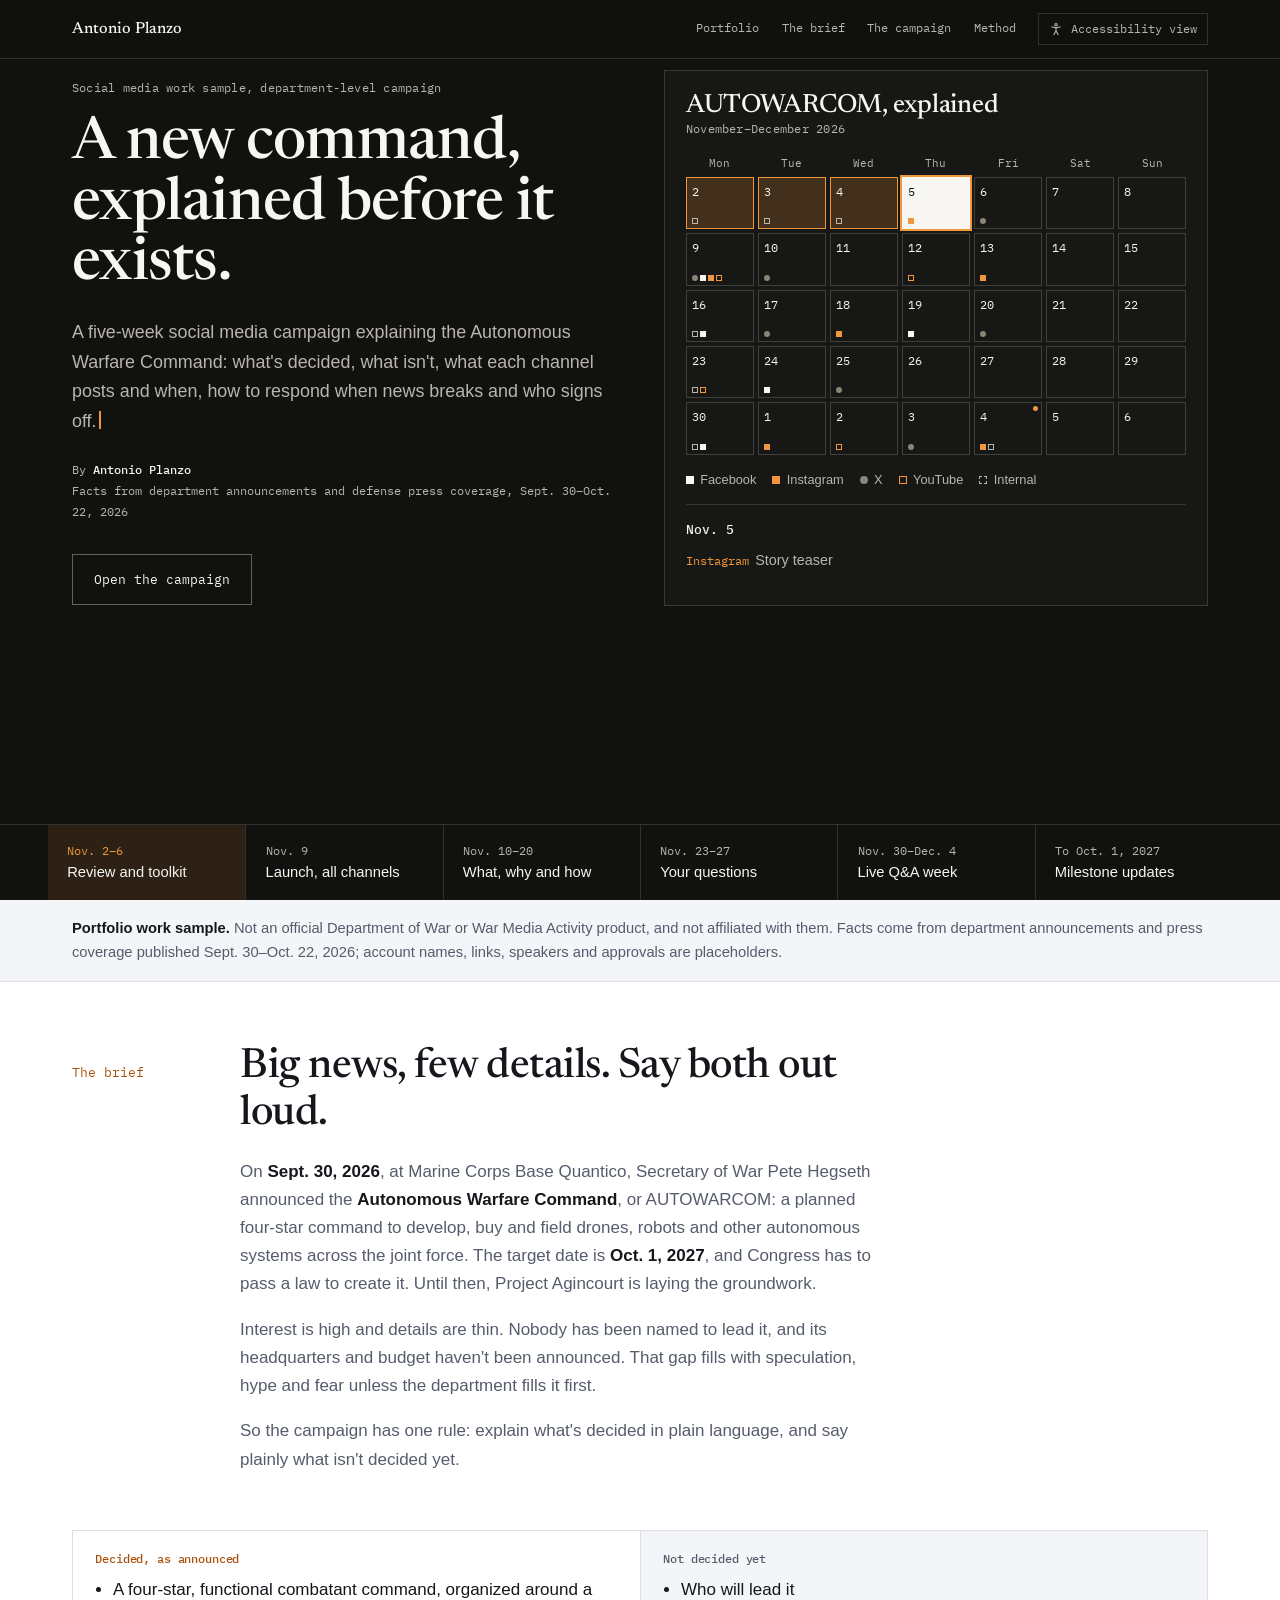
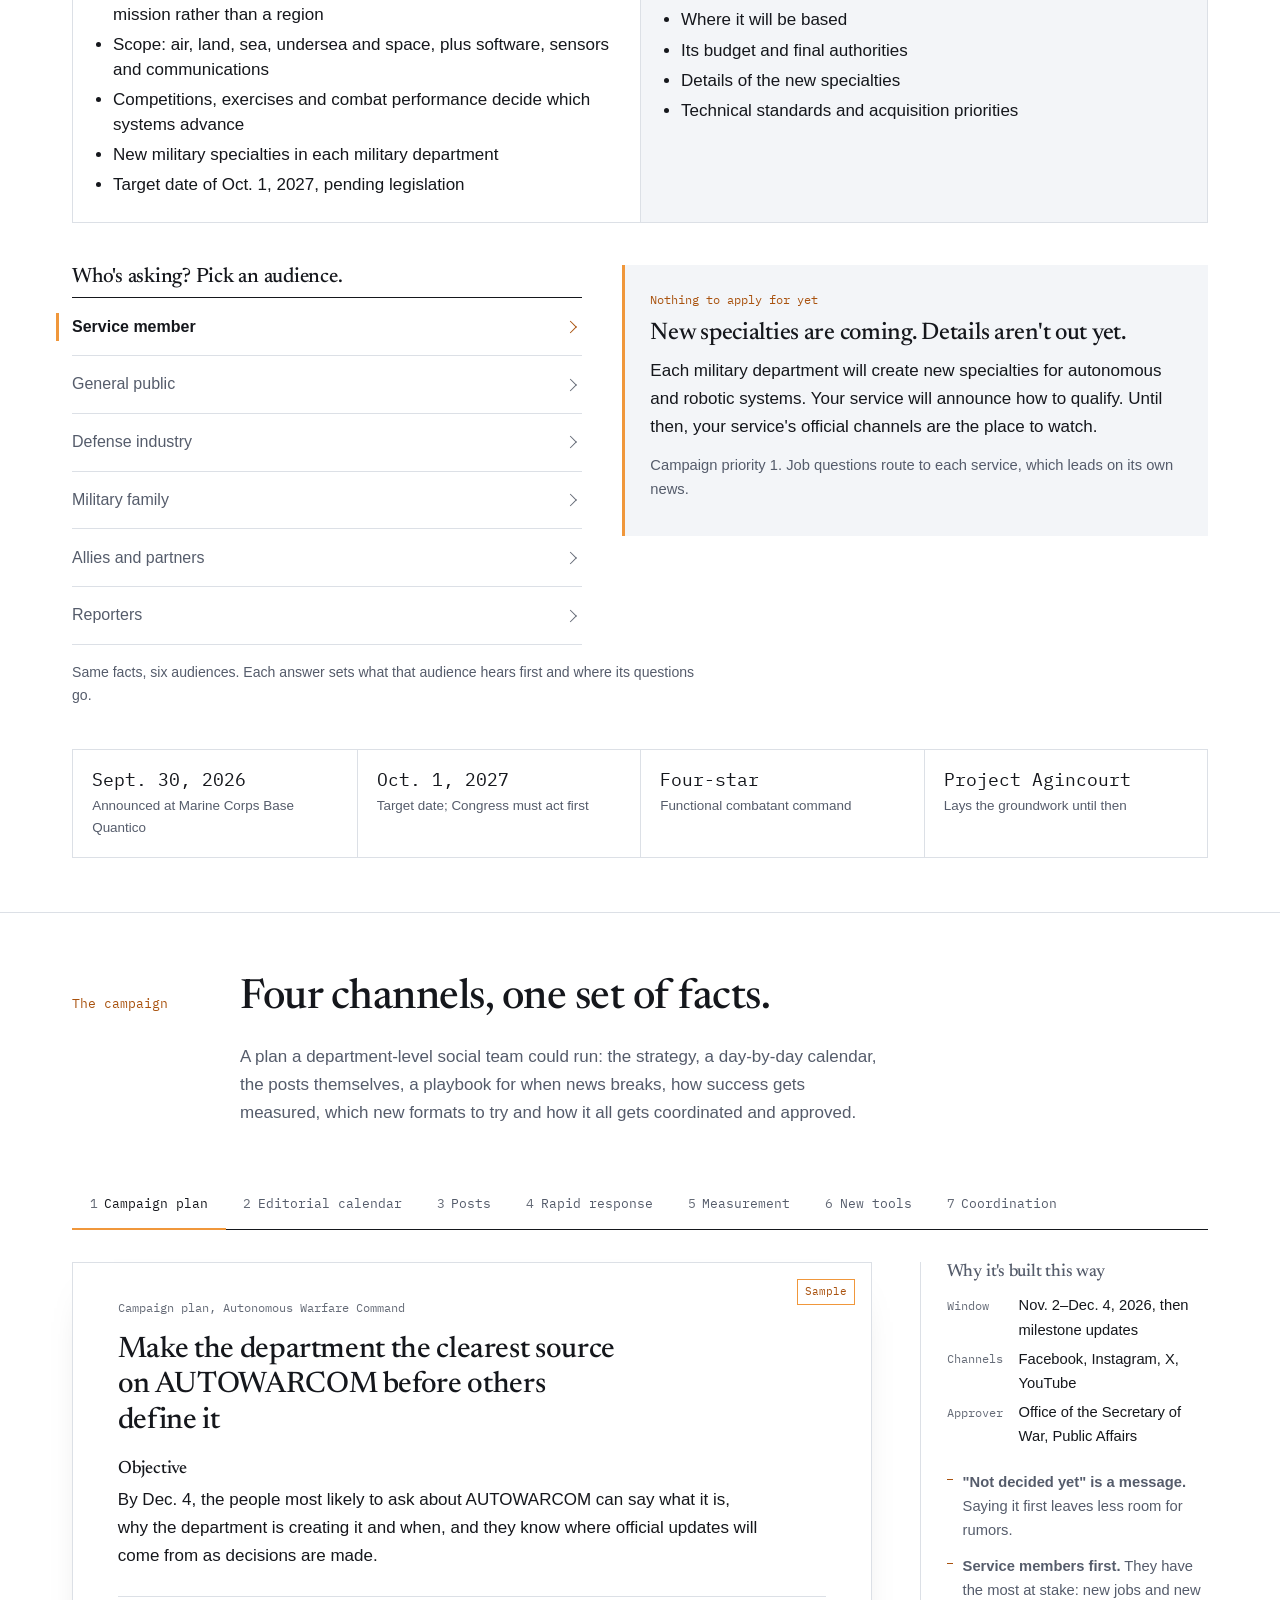
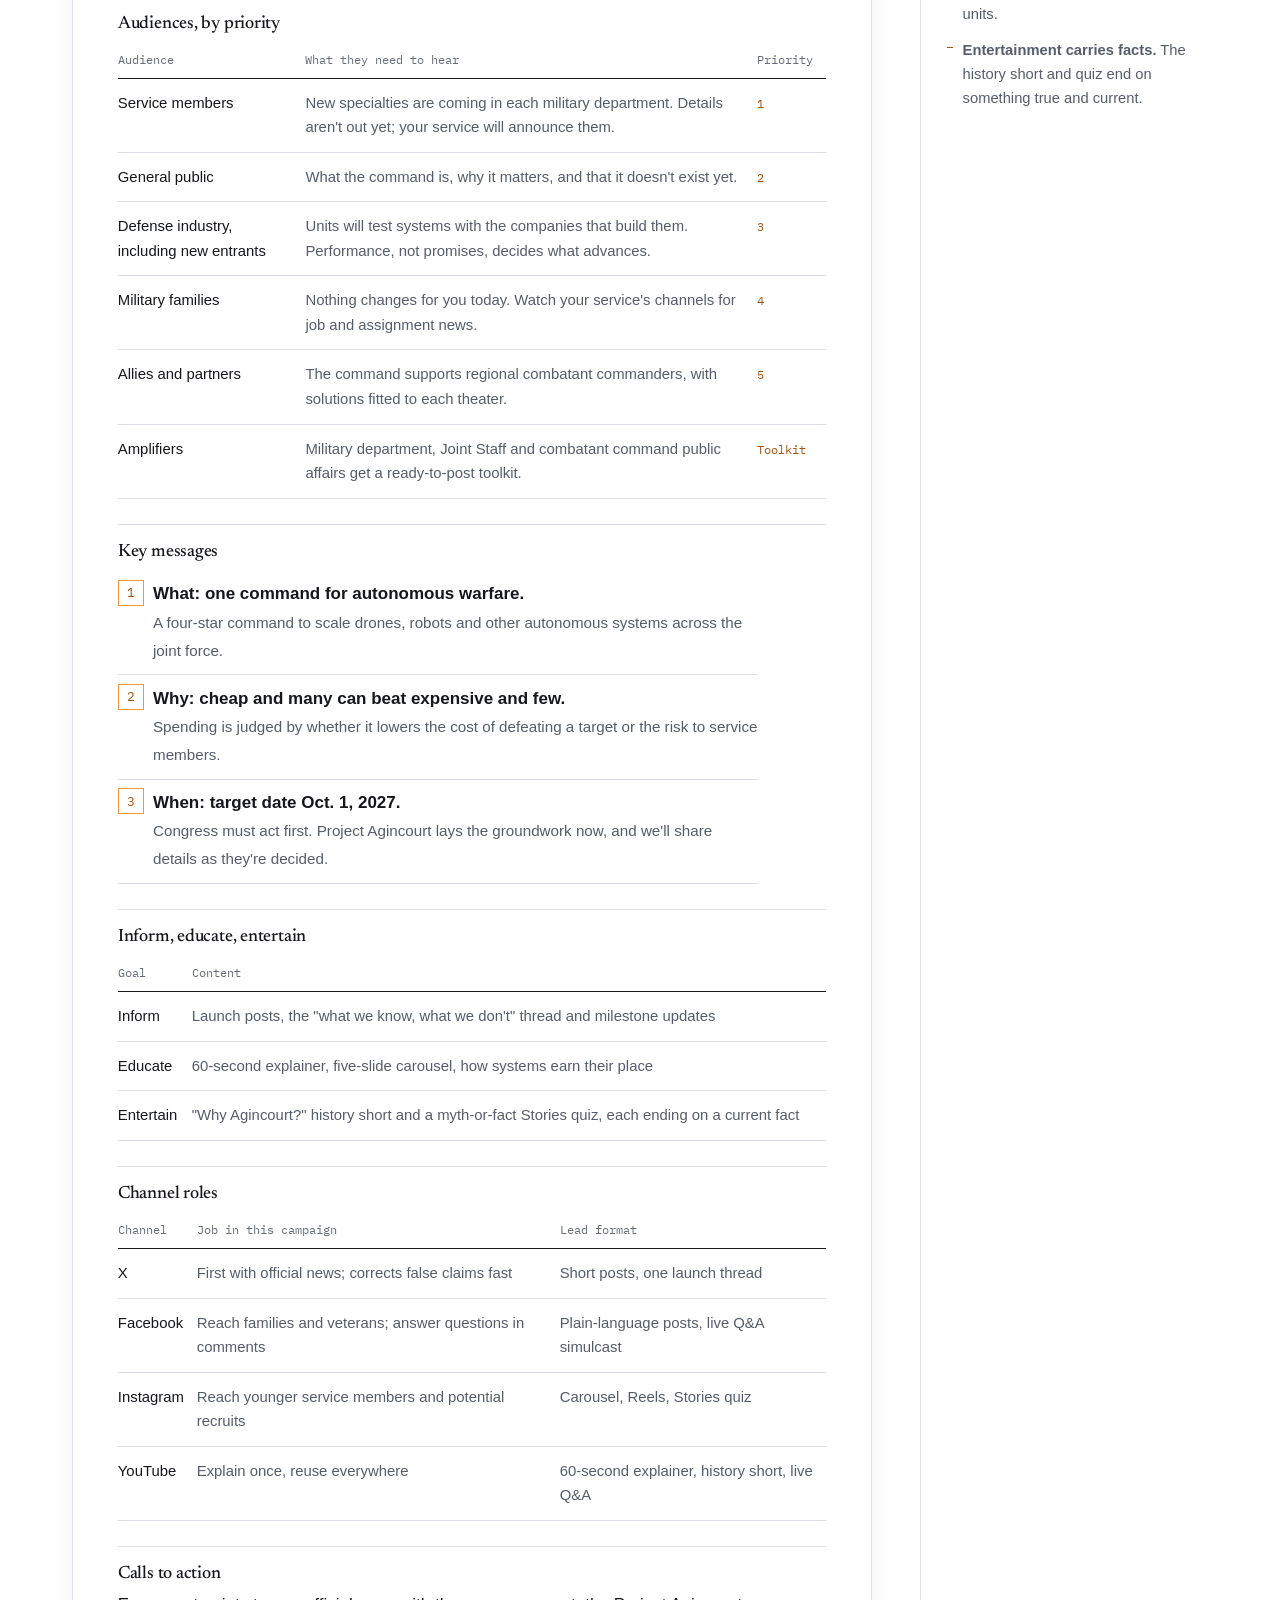
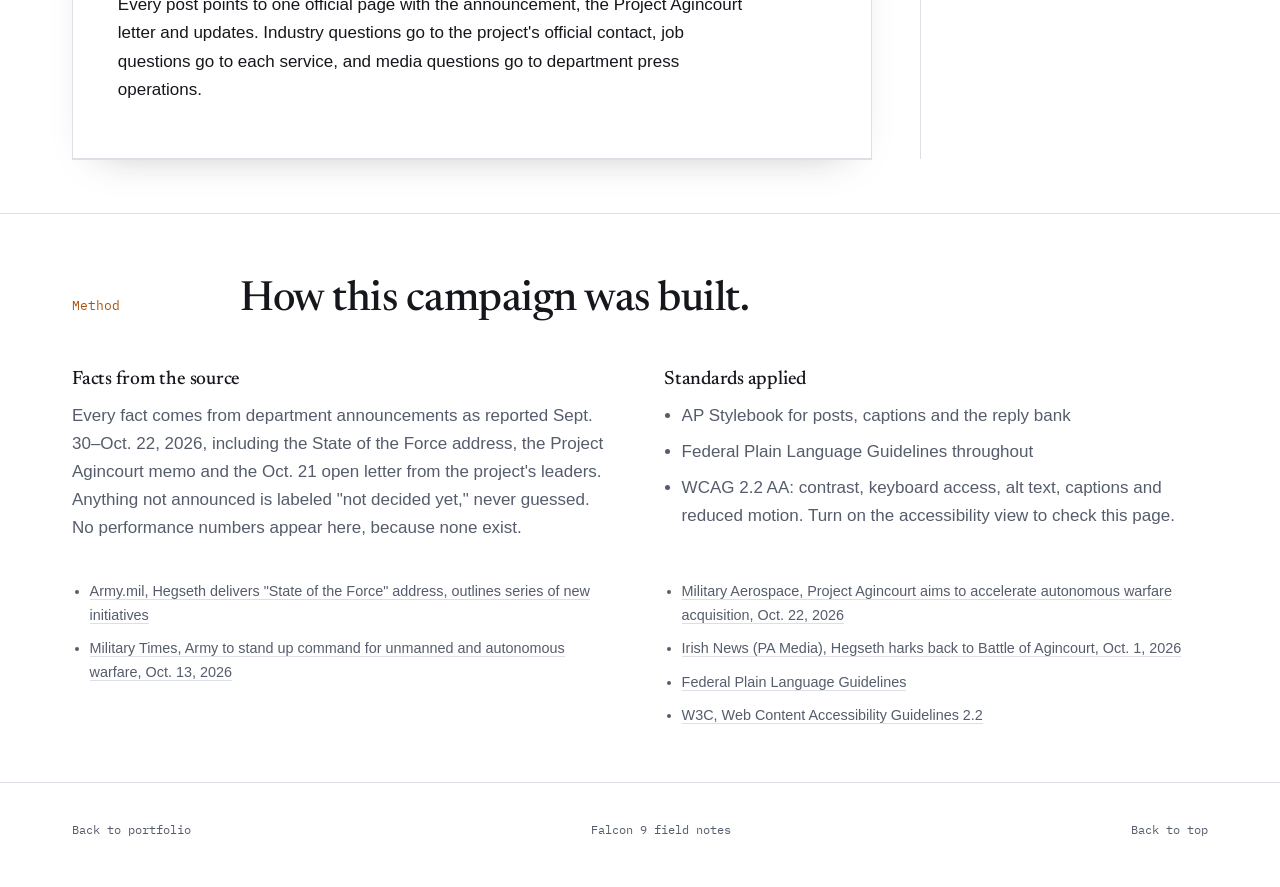
<file: social-campaign/index.html>
<!doctype html>
<html lang="en">
<head>
<meta charset="UTF-8" />
<meta name="viewport" content="width=device-width, initial-scale=1.0" />
<meta name="color-scheme" content="light" />
<title>AUTOWARCOM Social Campaign | Antonio Planzo</title>
<meta name="description" content="A social media work sample by Antonio Planzo: a five-week, department-level campaign explaining the Autonomous Warfare Command, with an editorial calendar, platform-native posts, a rapid response playbook, a measurement plan and stakeholder coordination." />
<meta property="og:title" content="A new command, explained before it exists" />
<meta property="og:description" content="A multi-platform social media campaign explaining the Autonomous Warfare Command. A work sample by Antonio Planzo." />
<meta property="og:type" content="article" />
<link rel="icon" type="image/svg+xml" href="../favicon.svg" />
<link rel="preconnect" href="https://fonts.googleapis.com" />
<link rel="preconnect" href="https://fonts.gstatic.com" crossorigin />
<link href="https://fonts.googleapis.com/css2?family=Newsreader:ital,opsz,wght@0,6..72,400;0,6..72,500;1,6..72,400&family=IBM+Plex+Mono:wght@400;500&display=swap" rel="stylesheet" />
<style>
:root{
  --paper:#FFFFFF;
  --panel:#F3F5F8;
  --hair:#DCE0E6;
  --ink:#15171C;
  --graphite:#555C6B;
  --mute:#656B77;
  --flame:#F0973B;
  --flame-ink:#A9520E;
  --flame-wash:rgba(240,151,59,.13);
  --night:#111110;
  --cream:#F7F6F3;
  --stone:#B9B5AC;
  --line:rgba(247,246,243,.14);
  --serif:'Newsreader',Georgia,'Times New Roman',serif;
  --mono:'IBM Plex Mono',ui-monospace,SFMono-Regular,Menlo,monospace;
  --sans:-apple-system,BlinkMacSystemFont,'Segoe UI',Roboto,'Helvetica Neue',Arial,sans-serif;
  --measure:40rem;
}
*{margin:0;padding:0;box-sizing:border-box}
html{color-scheme:light;scroll-padding-top:4.5rem}
body{background:var(--paper);color:var(--ink);font-family:var(--sans);font-size:1.0625rem;line-height:1.65;overflow-x:hidden;-webkit-font-smoothing:antialiased}
a{color:inherit}
:focus-visible{outline:2px solid var(--flame);outline-offset:3px}
button{font:inherit;color:inherit}
.wrap{max-width:74rem;margin:0 auto;padding:0 1.5rem}
.prose{max-width:var(--measure)}
.prose p{color:var(--graphite);margin-bottom:1.1rem}
.prose p strong{color:var(--ink);font-weight:600}
.label{font-family:var(--mono);font-size:.76rem;letter-spacing:.02em;color:var(--mute)}
h1,h2,h3,h4{font-family:var(--serif);font-weight:500;letter-spacing:-.012em}
h1{font-size:clamp(2.6rem,6.2vw,4.5rem);line-height:1.02}
h2{font-size:clamp(1.85rem,3.6vw,2.6rem);line-height:1.12;margin:.5rem 0 1.3rem;max-width:24ch}
h3{font-size:1.3rem;line-height:1.25;margin-bottom:.4rem}
h4{font-size:1.12rem;line-height:1.3;margin-bottom:.3rem}

/* header */
#progress{position:fixed;top:0;left:0;height:2px;width:100%;background:var(--flame);transform-origin:0 50%;transform:scaleX(0);z-index:60}
header{position:fixed;top:0;left:0;right:0;z-index:50;background:rgba(17,17,16,.9);backdrop-filter:blur(10px);-webkit-backdrop-filter:blur(10px);border-bottom:1px solid var(--line);transition:background .3s,border-color .3s}
header.light{background:rgba(255,255,255,.92);border-color:var(--hair)}
header nav{max-width:74rem;margin:0 auto;padding:.8rem 1.5rem;display:flex;align-items:center;justify-content:space-between;gap:1rem}
.brand{font-family:var(--serif);font-weight:500;font-size:1rem;text-decoration:none;color:var(--cream);transition:color .3s}
header.light .brand{color:var(--ink)}
.navlinks{display:flex;gap:1.4rem;align-items:center}
.navlinks a{font-family:var(--mono);font-size:.76rem;color:var(--stone);text-decoration:none;padding:.2rem 0;border-bottom:1px solid transparent;transition:color .2s,border-color .2s}
header.light .navlinks a{color:var(--graphite)}
.navlinks a:hover{color:var(--cream);border-color:var(--flame)}
header.light .navlinks a:hover{color:var(--ink)}
.a11y-toggle{font-family:var(--mono);font-size:.72rem;padding:.35rem .65rem;border:1px solid var(--line);background:transparent;color:var(--stone);cursor:pointer;display:inline-flex;align-items:center;gap:.45rem;transition:border-color .2s,color .2s}
header.light .a11y-toggle{border-color:var(--hair);color:var(--graphite)}
.a11y-toggle:hover{border-color:var(--flame)}
.a11y-toggle[aria-pressed="true"]{border-color:var(--flame);color:var(--flame-ink);background:var(--flame-wash)}
header:not(.light) .a11y-toggle[aria-pressed="true"]{color:var(--flame)}
@media(max-width:820px){.navlinks a.opt{display:none}.navlinks{gap:.9rem}}
@media(max-width:480px){.a11y-toggle .t{display:none}}

/* sections */
section{padding:3.4rem 0;position:relative}
section + section{border-top:1px solid var(--hair)}
.sec-head{display:grid;grid-template-columns:9rem 1fr;gap:1.5rem;align-items:baseline}
.sec-num{font-family:var(--mono);font-size:.8rem;color:var(--flame-ink)}
@media(max-width:820px){.sec-head{grid-template-columns:1fr;gap:.2rem}section{padding:2.6rem 0}}

/* ---------- hero ---------- */
#top{background:var(--night);color:var(--cream);padding:4.4rem 0 0;min-height:100vh;display:flex;flex-direction:column;border-top:none}
#top h1{color:var(--cream)}
#top .label{color:var(--stone)}
.hero{flex:1;display:grid;grid-template-columns:1fr 1fr;gap:3rem;align-items:start;padding-top:0;padding-bottom:2.5rem}
.hero>div:first-child{padding-top:.5rem}
#top h1.flip{font-size:clamp(2.2rem,5vw,3.7rem)}
.hero-sub{position:relative;color:var(--stone);font-size:1.12rem;max-width:34rem;margin-top:1.4rem}
.hero-type{position:absolute;inset:0}
.caret{display:inline-block;width:2px;height:1.05em;background:var(--flame);vertical-align:-.15em;margin-left:2px;animation:blink 1s steps(1) infinite}
@keyframes blink{50%{opacity:0}}
.byline{font-family:var(--mono);font-size:.78rem;color:var(--stone);margin-top:1.4rem;line-height:1.7}
.byline b{color:var(--cream);font-weight:500}
.actions{display:flex;flex-wrap:wrap;gap:.8rem;margin-top:2rem}
.btn{display:inline-flex;align-items:center;gap:.6rem;font-family:var(--mono);font-size:.8rem;padding:.85rem 1.3rem;border:1px solid var(--cream);background:var(--cream);color:var(--night);cursor:pointer;text-decoration:none;transition:background .2s,border-color .2s,color .2s}
.btn:hover{background:#E3E1DB}
.btn.ghost{background:transparent;color:var(--cream);border-color:rgba(247,246,243,.35)}
.btn.ghost:hover{border-color:var(--cream)}
.btn .dot{width:7px;height:7px;border-radius:50%;background:var(--flame)}
.btn.running .dot{animation:pulse 1.1s infinite}
@keyframes pulse{50%{opacity:.25}}


/* season card */
.season{border:1px solid var(--line);padding:1.3rem 1.3rem 1.1rem;background:rgba(247,246,243,.025)}
.season-head{display:flex;justify-content:space-between;align-items:flex-end;gap:1rem;flex-wrap:wrap}
.season-head .label{color:var(--stone)}
.s-title{font-family:var(--serif);font-weight:500;font-size:clamp(1.35rem,2.2vw,1.65rem);line-height:1.1;color:var(--cream);margin:0;max-width:none;letter-spacing:-.01em}
.s-date{display:block;margin-top:0;line-height:1.3}
/* countdown: a tear-off calendar flips its pages, then the calendar fades and the number stays */
.calx{position:relative;display:inline-block;padding:.2em .2em .05em;margin-right:.18em;perspective:500px}
.calx .frame{position:absolute;inset:0;border:1.5px solid var(--cream);border-radius:.12em;transition:opacity .6s ease}
.calx .band{position:absolute;left:0;right:0;top:0;height:.15em;background:var(--flame);border-radius:.1em .1em 0 0;transition:opacity .6s ease}
.calx .ring{position:absolute;top:-.1em;width:.08em;height:.2em;background:var(--cream);border-radius:.04em;transition:opacity .6s ease}
.calx .r1{left:27%}.calx .r2{right:27%}
.calx .num{position:relative;display:block;min-width:1.95em;text-align:center}
.calx .leaf{position:absolute;left:.2em;right:.2em;top:.2em;bottom:.05em;background:linear-gradient(#23231F,#1B1B19);color:var(--cream);text-align:center;transform-origin:50% 0;backface-visibility:hidden;border-radius:0 0 .06em .06em;box-shadow:inset 0 -1px 0 rgba(247,246,243,.28),0 .05em .12em rgba(0,0,0,.5);z-index:2}
.calx .num{transition:none}
.calx.done .frame,.calx.done .band,.calx.done .ring{opacity:0}
.count{font-family:var(--mono);color:var(--cream);font-variant-numeric:tabular-nums;line-height:1.1;font-size:clamp(1.6rem,3.4vw,2.3rem)}
.count small{display:block;font-size:.34em;color:var(--stone);margin-top:.3rem}
.dow{display:grid;grid-template-columns:repeat(7,1fr);gap:4px;margin:1.1rem 0 .3rem;font-family:var(--mono);font-size:.66rem;color:var(--stone);text-align:center}
.cal{display:grid;grid-template-columns:repeat(7,1fr);gap:4px}
.day{position:relative;aspect-ratio:1.3/1;min-height:2.4rem;border:1px solid rgba(247,246,243,.18);background:transparent;color:var(--cream);font-family:var(--mono);font-size:.74rem;padding:.25rem .3rem;text-align:left;cursor:pointer;display:flex;flex-direction:column;justify-content:space-between;transition:background .25s,border-color .25s}
.day:hover{border-color:var(--flame)}
.day.ext{border-style:dashed;color:var(--stone)}
.day.blank{border:none;cursor:default;pointer-events:none}
.day .mk{display:flex;gap:2px;flex-wrap:wrap}
.day .mk i{display:block;width:6px;height:6px;background:var(--stone)}
.day .mk i.p-F{background:#F7F6F3}.day .mk i.p-I{background:var(--flame)}.day .mk i.p-X{background:#8C8577;border-radius:50%}.day .mk i.p-Y{background:transparent;border:1px solid var(--flame)}.day .mk i.p-R{background:transparent;border:1px dashed var(--stone)}
.day[aria-pressed="true"]{background:var(--cream);color:var(--night);border-color:var(--cream)}
.day[aria-pressed="true"] .mk i.p-F{background:var(--night)}
.day.lit{background:rgba(240,151,59,.2);border-color:var(--flame)}
.day.lit[aria-pressed="true"]{background:var(--cream);color:var(--night);border-color:var(--cream)}
.day.key{box-shadow:0 0 0 2px var(--flame);transition:box-shadow .3s}
.day.today::after{content:'';position:absolute;top:3px;right:3px;width:5px;height:5px;border-radius:50%;background:var(--flame)}
.legend{display:flex;flex-wrap:wrap;gap:.3rem 1rem;font-size:.8rem;color:var(--stone);margin-top:.9rem}
.legend span{display:inline-flex;align-items:center;gap:.4rem}
.legend i{display:inline-block;width:8px;height:8px}
.day-note{margin-top:.9rem;border-top:1px solid var(--line);padding-top:.8rem;min-height:5.2rem;font-size:.9rem;color:var(--stone)}
.day-note b{color:var(--cream);font-weight:500;font-family:var(--mono);font-size:.8rem}
.day-note ul{list-style:none;margin-top:.3rem}
.day-note li{padding:.15rem 0}
.day-note li em{font-style:normal;font-family:var(--mono);font-size:.72rem;color:var(--flame);margin-right:.4rem}
@media(max-width:940px){.hero{grid-template-columns:minmax(0,1fr);gap:2rem}#top{padding-top:3.9rem}}
.hero>*{min-width:0}.cal{grid-template-columns:repeat(7,minmax(0,1fr))}
@media(max-width:420px){.day{font-size:.66rem;padding:.15rem .2rem;min-height:2rem}.day .mk i{width:5px;height:5px}}

/* phase strip */
.phases{border-top:1px solid var(--line)}
.phases-inner{display:grid;grid-template-columns:repeat(6,1fr);max-width:74rem;margin:0 auto}
.ph{padding:1rem 1.2rem 1.1rem;border-left:1px solid var(--line);transition:background .4s}
.ph:first-child{border-left:none}
.ph .t{font-family:var(--mono);font-size:.72rem;color:var(--stone)}
.ph .n{color:var(--cream);font-size:.92rem;margin-top:.15rem;line-height:1.35}
.ph.lit{background:rgba(240,151,59,.12)}
.ph.lit .t{color:var(--flame)}
@media(max-width:900px){.phases-inner{grid-template-columns:repeat(3,1fr)}.ph:nth-child(4){border-left:none}.ph{border-top:1px solid var(--line)}}
@media(max-width:520px){.phases-inner{grid-template-columns:1fr 1fr}.ph:nth-child(odd){border-left:none}.ph:nth-child(4){border-left:1px solid var(--line)}}

/* notice */
.notice{background:var(--panel);border-bottom:1px solid var(--hair)}
.notice p{max-width:74rem;margin:0 auto;padding:1rem 1.5rem;font-size:.92rem;color:var(--graphite)}
.notice b{color:var(--ink);font-weight:600}

/* ---------- brief: who needs to act ---------- */
.who{display:grid;grid-template-columns:minmax(0,1fr) minmax(0,1.15fr);gap:2.5rem;margin-top:2.2rem;align-items:start}
.who-list{display:flex;flex-direction:column;border-top:1px solid var(--ink)}
.who-opt{text-align:left;background:transparent;border:none;border-bottom:1px solid var(--hair);padding:.95rem 2rem .95rem 0;cursor:pointer;position:relative;font-size:1rem;color:var(--graphite);transition:color .2s}
.who-opt::after{content:'';position:absolute;right:.4rem;top:50%;width:8px;height:8px;border-right:1.5px solid var(--mute);border-top:1.5px solid var(--mute);transform:translateY(-50%) rotate(45deg);transition:border-color .2s}
.who-opt:hover{color:var(--ink)}
.who-opt[aria-checked="true"]{color:var(--ink);font-weight:600}
.who-opt[aria-checked="true"]::after{border-color:var(--flame-ink)}
.who-opt[aria-checked="true"]::before{content:'';position:absolute;left:-1rem;top:.9rem;bottom:.9rem;width:3px;background:var(--flame)}
.who-card{background:var(--panel);border-left:3px solid var(--flame);padding:1.5rem 1.6rem;min-height:15rem}
.who-card .verdict{font-family:var(--mono);font-size:.78rem;color:var(--flame-ink);margin-bottom:.5rem}
.who-card h3{font-size:1.5rem;margin-bottom:.6rem}
.who-card p{color:var(--ink);max-width:34rem;margin-bottom:.7rem}
.who-card .why{font-size:.92rem;color:var(--graphite)}
@media(max-width:860px){.who{grid-template-columns:1fr;gap:1.4rem}.who-opt[aria-checked="true"]::before{left:-.7rem}}
.facts{display:grid;grid-template-columns:repeat(4,1fr);border:1px solid var(--hair);margin-top:2.6rem}
.facts>div{padding:1.1rem 1.2rem;border-left:1px solid var(--hair)}
.facts>div:first-child{border-left:none}
.facts .v{font-family:var(--mono);font-size:1.15rem;color:var(--ink);line-height:1.25}
.facts .k{font-size:.84rem;color:var(--graphite);margin-top:.25rem}
@media(max-width:760px){.facts{grid-template-columns:1fr 1fr}.facts>div:nth-child(3){border-left:none}.facts>div:nth-child(n+3){border-top:1px solid var(--hair)}}

/* ---------- kit ---------- */
.tabs{display:flex;position:relative;margin-top:2.2rem;overflow-x:auto;scrollbar-width:none}
.tabs::-webkit-scrollbar{display:none}
.tabs::after{content:'';position:absolute;left:0;right:0;bottom:0;height:1px;background:var(--ink);transform-origin:0 50%}
.tab{flex:none;font-family:var(--mono);font-size:.8rem;padding:.85rem 1.1rem;background:transparent;border:none;border-bottom:3px solid transparent;margin-bottom:-1px;color:var(--graphite);cursor:pointer;white-space:nowrap;position:relative;z-index:1}
.tab:hover{color:var(--ink)}
.tab[aria-selected="true"]{color:var(--ink);border-bottom-color:var(--flame)}
.tab .k{color:var(--mute);margin-right:.4rem}
#kit.armed .tabs::after{transition:transform .6s cubic-bezier(.6,0,.2,1)}
#kit.armed .tab{transition:opacity .45s ease,transform .45s cubic-bezier(.2,.8,.2,1);transition-delay:calc(.25s + var(--i,0)*.07s)}
#kit.armed .panel{transition:clip-path 1s cubic-bezier(.7,0,.2,1) .7s,transform 1s cubic-bezier(.2,.8,.2,1) .7s,opacity .4s ease .7s}
#kit.sealed .tabs::after{transform:scaleX(0)}
#kit.sealed .tab{opacity:0;transform:translateY(12px)}
#kit.sealed .panel{clip-path:inset(0 0 100% 0);transform:translateY(28px);opacity:0}
#kit:focus{outline:none}
#kit .open-flash{position:absolute;left:0;right:0;height:2px;background:var(--flame);transform:scaleX(0);transform-origin:0 50%;pointer-events:none;opacity:0}
#kit.armed .open-flash{animation:flash 1.1s cubic-bezier(.6,0,.2,1) .7s both}
@keyframes flash{0%{opacity:1;transform:scaleX(0)}55%{opacity:1;transform:scaleX(1)}100%{opacity:0;transform:scaleX(1)}}
.panel{display:grid;grid-template-columns:minmax(0,1fr) 18rem;gap:3rem;padding-top:2rem}
.panel[hidden]{display:none}
.notes{border-left:1px solid var(--hair);padding-left:1.6rem;font-size:.92rem;color:var(--graphite)}
.notes h3{font-size:1.1rem;margin-bottom:.6rem}
.notes .meta{display:grid;grid-template-columns:auto 1fr;gap:.3rem 1rem;margin-bottom:1.3rem}
.notes .meta dt{font-family:var(--mono);font-size:.74rem;color:var(--mute);padding-top:.15rem}
.notes .meta dd{color:var(--ink)}
.notes ul{list-style:none}
.notes li{margin-bottom:.7rem;padding-left:1rem;position:relative}
.notes li::before{content:'';position:absolute;left:0;top:.65em;width:6px;height:1px;background:var(--flame-ink)}
@media(max-width:980px){.panel{grid-template-columns:minmax(0,1fr);gap:2rem}.notes{border-left:none;border-top:1px solid var(--hair);padding:1.4rem 0 0}}
.toggle-row{display:flex;flex-wrap:wrap;gap:.5rem;margin-bottom:1.2rem}
.chip{font-family:var(--mono);font-size:.74rem;padding:.45rem .8rem;border:1px solid var(--hair);background:var(--paper);color:var(--graphite);cursor:pointer;display:inline-flex;align-items:center;gap:.45rem}
.chip:hover{border-color:var(--ink);color:var(--ink)}
.chip[aria-pressed="true"]{border-color:var(--flame-ink);color:var(--flame-ink);background:var(--flame-wash)}

/* sheets */
.sheet{background:var(--paper);border:1px solid var(--hair);box-shadow:0 1px 0 var(--hair),0 18px 40px -28px rgba(21,23,28,.35);padding:2.2rem clamp(1.2rem,4vw,2.8rem) 2.4rem;position:relative}
.sheet::before{content:attr(data-stamp);position:absolute;top:1rem;right:1rem;font-family:var(--mono);font-size:.68rem;color:var(--flame-ink);border:1px solid var(--flame);padding:.2rem .45rem;background:var(--paper)}
.sheet .kicker{font-family:var(--mono);font-size:.76rem;color:var(--mute);margin-bottom:.9rem;padding-right:7rem}
.sheet h3.hl{font-size:clamp(1.4rem,2.8vw,1.85rem);line-height:1.2;margin-bottom:1.2rem;max-width:30ch}
.sheet p{max-width:40rem;margin-bottom:1rem;color:var(--ink)}
.sheet h4{margin-top:1.6rem;padding-top:1rem;border-top:1px solid var(--hair)}
.sheet h4:first-of-type{border-top:none;padding-top:0;margin-top:.4rem}
.ph-text{background:var(--panel);font-family:var(--mono);font-size:.86em;padding:.05rem .3rem;color:var(--graphite)}
table{width:100%;border-collapse:collapse;font-size:.93rem}
th{font-family:var(--mono);font-size:.72rem;font-weight:400;color:var(--mute);text-align:left;padding:.55rem .8rem .55rem 0;border-bottom:1px solid var(--ink);vertical-align:bottom}
td{padding:.75rem .8rem .75rem 0;border-bottom:1px solid var(--hair);vertical-align:top;color:var(--graphite)}
td:first-child{color:var(--ink)}
td .pri{font-family:var(--mono);font-size:.72rem;color:var(--flame-ink);white-space:nowrap}
.tscroll{overflow-x:auto;-webkit-overflow-scrolling:touch}
.msgs{counter-reset:m;list-style:none;margin:.4rem 0 1rem}
.msgs li{counter-increment:m;position:relative;padding:.6rem 0 .6rem 2.2rem;border-bottom:1px solid var(--hair);max-width:40rem}
.msgs li::before{content:counter(m);position:absolute;left:0;top:.55rem;font-family:var(--mono);font-size:.8rem;color:var(--flame-ink);width:1.5rem;height:1.5rem;border:1px solid var(--flame);display:grid;place-items:center}
.msgs li b{display:block;font-weight:600}
.msgs li span{color:var(--graphite);font-size:.95rem}

/* editorial calendar */
.ec-head{display:flex;justify-content:space-between;align-items:baseline;gap:1rem;flex-wrap:wrap;margin-bottom:.4rem}
.week{border-top:1px solid var(--ink);margin-top:1.4rem}
.week:first-of-type{margin-top:0}
.week-h{display:flex;justify-content:space-between;gap:1rem;padding:.6rem 0;font-family:var(--mono);font-size:.76rem;color:var(--mute)}
.week-h b{color:var(--ink);font-weight:500}
.slot{display:grid;grid-template-columns:5.8rem 6.6rem minmax(0,1fr) 7rem;gap:1rem;padding:.75rem 0;border-top:1px solid var(--hair);align-items:baseline;font-size:.95rem}
.slot .d{font-family:var(--mono);font-size:.8rem;color:var(--ink)}
.slot .pf{font-family:var(--mono);font-size:.74rem;color:var(--graphite);display:inline-flex;align-items:center;gap:.4rem}
.slot .pf i{display:inline-block;width:8px;height:8px;flex:none}
.slot .ttl{color:var(--ink)}
.slot .ttl small{display:block;color:var(--graphite);font-size:.88rem;margin-top:.15rem}
.slot .ow{font-family:var(--mono);font-size:.72rem;color:var(--mute);text-align:right}
.slot.hold .ttl{color:var(--graphite);font-style:italic}
.slot.hide{display:none}
@media(max-width:700px){.slot{grid-template-columns:4.6rem minmax(0,1fr);gap:.2rem .8rem}.slot .pf{grid-column:2}.slot .ttl{grid-column:2}.slot .ow{grid-column:2;text-align:left}.slot .d{grid-row:1/4}}
i.p-F{background:var(--ink)}i.p-I{background:var(--flame)}i.p-X{background:#8C8577;border-radius:50%}i.p-Y{border:1.5px solid var(--flame-ink)}i.p-R{border:1px dashed var(--mute)}i.p-A{background:var(--hair)}

/* posts */
.posts{display:grid;grid-template-columns:1fr 1fr;gap:1.4rem;align-items:start}
.post{border:1px solid var(--hair);padding:1.2rem 1.3rem;display:flex;flex-direction:column}
.post .ch{display:flex;justify-content:space-between;align-items:baseline;gap:.6rem;font-family:var(--mono);font-size:.74rem;color:var(--mute);margin-bottom:.8rem;flex-wrap:wrap}
.post .ch b{color:var(--ink);font-weight:500}
.post .body{white-space:pre-line;font-size:.97rem;color:var(--ink)}
.post .stats{display:flex;gap:1rem;font-family:var(--mono);font-size:.72rem;color:var(--mute);margin-top:.9rem;padding-top:.7rem;border-top:1px solid var(--hair)}
.post .stats .g{color:var(--flame-ink)}
.over{color:#B42318}
.post.wide{grid-column:1/-1}
@media(max-width:760px){.posts{grid-template-columns:minmax(0,1fr)}}
.posts>*,.panel>*{min-width:0}
.carousel{position:relative}
.slides{display:flex;overflow-x:auto;scroll-snap-type:x mandatory;gap:.8rem;padding-bottom:.6rem;scrollbar-width:thin}
.slide{flex:0 0 min(17rem,78%);aspect-ratio:4/5;scroll-snap-align:start;background:var(--night);color:var(--cream);padding:1.2rem 1.2rem 1rem;display:flex;flex-direction:column;justify-content:space-between;position:relative;overflow:hidden}
.slide .n{font-family:var(--mono);font-size:.7rem;color:var(--stone)}
.slide .big{font-family:var(--serif);font-size:1.55rem;line-height:1.15}
.slide .big em{font-style:normal;color:var(--flame)}
.slide .sm{font-size:.86rem;color:var(--stone);line-height:1.45}
.slide .src{font-family:var(--mono);font-size:.62rem;color:#8C8577}
.slide.s1{background:var(--flame);color:var(--night)}
.slide.s1 .n,.slide.s1 .src,.slide.s1 .sm{color:rgba(17,17,16,.7)}
.slide .tag{position:absolute;right:-1.6rem;top:1.2rem;transform:rotate(90deg);transform-origin:center;font-family:var(--mono);font-size:.6rem;letter-spacing:.06em;color:rgba(247,246,243,.35)}
.alt{display:none;margin-top:.8rem;font-size:.9rem;color:var(--graphite);border-left:3px solid var(--flame);padding:.5rem .8rem;background:var(--panel)}
.alt.on{display:block}
.alt ol{margin-left:1.2rem}
.linkbtn{font-family:var(--mono);font-size:.74rem;background:none;border:none;border-bottom:1px solid var(--hair);color:var(--graphite);cursor:pointer;padding:.1rem 0}
.linkbtn:hover{color:var(--flame-ink);border-color:var(--flame)}
.script td:first-child{font-family:var(--mono);font-size:.8rem;white-space:nowrap}
.replies{border-top:1px solid var(--ink)}
.reply{display:grid;grid-template-columns:minmax(0,1fr) minmax(0,1.3fr);gap:1.4rem;padding:.9rem 0;border-bottom:1px solid var(--hair);font-size:.94rem}
.reply .q{color:var(--graphite)}
.reply .q b{display:block;font-family:var(--mono);font-size:.7rem;font-weight:400;color:var(--mute);margin-bottom:.2rem}
.reply .a{color:var(--ink)}
.reply .a b{display:block;font-family:var(--mono);font-size:.7rem;font-weight:400;color:var(--flame-ink);margin-bottom:.2rem}
@media(max-width:700px){.reply{grid-template-columns:1fr;gap:.5rem}}

/* measurement */
.sim{margin-top:2rem;border:1px solid var(--hair)}
.sim-q{display:flex;flex-wrap:wrap;gap:.5rem;padding:1rem 1.1rem;border-bottom:1px solid var(--hair);background:var(--panel)}
.sim-a{padding:1.2rem 1.3rem;min-height:8rem}
.sim-a .lbl{font-family:var(--mono);font-size:.72rem;color:var(--mute);display:block;margin-bottom:.15rem}
.sim-a p{margin-bottom:.8rem;max-width:42rem}
.sim-a .act{color:var(--ink);border-left:3px solid var(--flame);padding-left:.8rem}

/* memo verdicts */
.verd{font-family:var(--mono);font-size:.72rem;padding:.12rem .45rem;border:1px solid var(--hair);white-space:nowrap}
.verd.adopt{border-color:#1F6F43;color:#1F6F43}
.verd.pilot{border-color:var(--flame);color:var(--flame-ink)}
.verd.skip{border-color:var(--mute);color:var(--mute)}
.memo .hdr{display:grid;grid-template-columns:4.5rem 1fr;gap:.25rem .8rem;font-size:.92rem;padding-bottom:1rem;margin-bottom:1.4rem;border-bottom:1px solid var(--hair);padding-right:7rem}
.memo .hdr dt{font-family:var(--mono);font-size:.74rem;color:var(--mute);padding-top:.15rem}

/* coordination flow */
.flow{list-style:none;counter-reset:f;margin:.6rem 0 1.4rem}
.flow li{counter-increment:f;display:grid;grid-template-columns:2.4rem 1fr;gap:.8rem;padding:.75rem 0;border-bottom:1px solid var(--hair);position:relative}
.flow li::before{content:counter(f);font-family:var(--mono);font-size:.8rem;width:1.8rem;height:1.8rem;border-radius:50%;border:1px solid var(--ink);display:grid;place-items:center;background:var(--paper);position:relative;z-index:1}
.flow li::after{content:'';position:absolute;left:.88rem;top:2.6rem;bottom:-.7rem;width:1px;background:var(--hair)}
.flow li:last-child::after{display:none}
.flow b{display:block;font-weight:600}
.flow span{color:var(--graphite);font-size:.94rem}
.flow .when{font-family:var(--mono);font-size:.72rem;color:var(--flame-ink)}

/* method */
.method{display:grid;grid-template-columns:1fr 1fr;gap:3rem;margin-top:1.5rem}
.method h3{font-size:1.2rem;margin-bottom:.6rem}
.method p,.method li{color:var(--graphite)}
.method ul{margin-left:1.1rem}
.method li{margin-bottom:.5rem}
.sources{margin-top:2.4rem;columns:2;column-gap:3rem;font-size:.9rem}
.sources li{break-inside:avoid;margin:0 0 .6rem 1.1rem;color:var(--graphite)}
.sources a{text-decoration:none;border-bottom:1px solid var(--hair)}
.sources a:hover{color:var(--flame-ink);border-color:var(--flame)}
@media(max-width:820px){.method{grid-template-columns:1fr;gap:1.8rem}.sources{columns:1}}

footer{border-top:1px solid var(--hair);padding:2.2rem 0 3rem}
footer .wrap{display:flex;justify-content:space-between;flex-wrap:wrap;gap:1rem}
footer a{font-family:var(--mono);font-size:.78rem;color:var(--graphite);text-decoration:none}
footer a:hover{color:var(--ink)}

/* accessibility view */
.a11y-panel{display:none;position:fixed;right:1rem;bottom:1rem;z-index:70;width:min(22rem,calc(100vw - 2rem));background:var(--paper);border:1px solid var(--ink);box-shadow:0 18px 40px -20px rgba(21,23,28,.45);padding:1.1rem 1.2rem;font-size:.88rem;color:var(--graphite);max-height:70vh;overflow:auto}
body.a11y .a11y-panel{display:block}
.a11y-panel h3{font-size:1.1rem;color:var(--ink);margin-bottom:.4rem}
.a11y-panel table{font-size:.82rem;margin:.6rem 0}
.a11y-panel td,.a11y-panel th{padding:.35rem .5rem .35rem 0}
.a11y-panel .pass{font-family:var(--mono);color:#1F6F43}
.a11y-panel .sw2{display:inline-block;width:.9rem;height:.9rem;vertical-align:-.15rem;border:1px solid var(--hair);margin-right:.2rem}
.a11y-panel ul{margin-left:1rem}
.a11y-panel li{margin-bottom:.3rem}
.a11y-close{position:absolute;top:.6rem;right:.6rem;background:none;border:1px solid var(--hair);font-family:var(--mono);font-size:.72rem;padding:.15rem .4rem;cursor:pointer}
body.a11y h1,body.a11y h2,body.a11y h3,body.a11y h4{outline:1px dashed var(--flame);outline-offset:4px}
body.a11y h1::before,body.a11y h2::before,body.a11y h3::before,body.a11y h4::before{font-family:var(--mono);font-size:.62rem;font-weight:500;font-style:normal;letter-spacing:0;background:var(--flame);color:var(--night);padding:.1rem .3rem;margin-right:.5rem;vertical-align:.4em}
body.a11y .s-title::before{content:'H2'}
body.a11y h1::before{content:'H1'}body.a11y h2::before{content:'H2'}body.a11y h3::before{content:'H3'}body.a11y h4::before{content:'H4'}
body.a11y [role="img"]{outline:1px dashed var(--flame);outline-offset:3px}
.alt-reveal{display:none;font-family:var(--mono);font-size:.74rem;line-height:1.5;color:var(--night);background:var(--flame);padding:.4rem .6rem;margin-top:.5rem}
body.a11y .alt-reveal{display:block}
body.a11y header nav,body.a11y footer{outline:1px solid rgba(240,151,59,.6);outline-offset:-1px}

.ku{display:grid;grid-template-columns:1fr 1fr;gap:0;margin:2.4rem 0 2.6rem;border:1px solid var(--hair)}
.ku-col{padding:1.3rem 1.4rem 1.2rem}
.ku-col+.ku-col{border-left:1px solid var(--hair);background:var(--panel)}
.ku h3{font-family:var(--mono);font-size:.78rem;font-weight:500;margin:0 0 .7rem;color:var(--flame-ink)}
.ku-col.no h3{color:var(--graphite)}
.ku ul{margin:0;padding-left:1.1rem}
.ku li{margin:.35rem 0;line-height:1.45}
@media(max-width:700px){.ku{grid-template-columns:1fr}.ku-col+.ku-col{border-left:none;border-top:1px solid var(--hair)}}
.mf{display:grid;grid-template-columns:repeat(4,1fr);gap:.7rem}
.mf-card{background:var(--night);color:var(--cream);padding:1rem .95rem;display:flex;flex-direction:column;gap:.7rem;min-height:19rem}
.mf-card .n{font-family:var(--mono);font-size:.68rem;color:var(--stone)}
.mf-card .claim{font-family:var(--serif);font-size:1.12rem;line-height:1.25;flex:1}
.mf-card .btns{display:flex;gap:.4rem}
.mf-card .btns button{flex:1;font-family:var(--mono);font-size:.74rem;padding:.5rem .3rem;background:transparent;color:var(--cream);border:1px solid var(--line);cursor:pointer}
.mf-card .btns button:hover,.mf-card .btns button:focus-visible{border-color:var(--flame)}
.mf-card .btns button[aria-pressed="true"]{background:var(--cream);color:var(--night)}
.mf-card .res{font-size:.84rem;line-height:1.4;color:var(--cream);min-height:0}
.mf-card .res b{font-family:var(--mono);font-weight:500;color:var(--flame);display:block;font-size:.74rem;margin-bottom:.2rem}
@media(max-width:900px){.mf{grid-template-columns:1fr 1fr}}
@media(max-width:480px){.mf{grid-template-columns:1fr}.mf-card{aspect-ratio:auto;min-height:0}}
.reply.esc .q b{color:var(--flame-ink)}
.hold-post{font-family:var(--mono);font-size:.86rem;line-height:1.55;background:var(--panel);border-left:3px solid var(--flame);padding:.8rem 1rem}
.rr-list{margin:.2rem 0 0;padding:0;list-style:none}
.rr-list li{display:grid;grid-template-columns:6.5rem 1fr;gap:.6rem;padding:.4rem 0;border-top:1px solid var(--hair);font-size:.92rem;line-height:1.45}
.rr-list li:first-child{border-top:none}
@media(max-width:480px){.rr-list li{grid-template-columns:4.6rem 1fr}}
.rr-list em{font-style:normal;font-family:var(--mono);font-size:.74rem;color:var(--mute);padding-top:.15rem}
@media (prefers-reduced-motion:reduce){
  .caret,.btn.running .dot{animation:none}
  .day,.ph{transition:none}
}
</style>
</head>
<body>
<div id="progress" aria-hidden="true"></div>

<header id="hdr">
  <nav aria-label="Primary">
    <a class="brand" href="../">Antonio Planzo</a>
    <div class="navlinks">
      <a class="opt" href="../">Portfolio</a>
      <a href="#brief">The brief</a>
      <a href="#kit">The campaign</a>
      <a class="opt" href="#method">Method</a>
      <button class="a11y-toggle" id="a11yBtn" type="button" aria-pressed="false" aria-controls="a11yPanel"><svg width="14" height="14" viewBox="0 0 24 24" fill="none" stroke="currentColor" stroke-width="2" stroke-linecap="round" aria-hidden="true"><circle cx="12" cy="4.5" r="2"/><path d="M5 8.5l7 1.5 7-1.5M12 10v5m0 0l-3.5 6.5M12 15l3.5 6.5"/></svg><span class="t">Accessibility view</span></button>
    </div>
  </nav>
</header>

<main id="main">
<!-- ============ HERO ============ -->
<section id="top">
  <div class="wrap hero">
    <div>
      <p class="label">Social media work sample, department-level campaign</p>
      <h1 class="flip" style="margin-top:1rem">A new command, explained before it exists.</h1>
      <p class="hero-sub"><span aria-hidden="true" style="visibility:hidden">A five-week social media campaign explaining the Autonomous Warfare Command: what's decided, what isn't, what each channel posts and when, how to respond when news breaks and who signs off.</span><span class="hero-type" aria-label="A five-week social media campaign explaining the Autonomous Warfare Command: what's decided, what isn't, what each channel posts and when, how to respond when news breaks and who signs off."><span id="heroTyped"></span><span class="caret" id="heroCaret"></span></span></p>
      <p class="byline">By <b>Antonio Planzo</b><br/>Facts from department announcements and defense press coverage, Sept. 30–Oct. 22, 2026</p>
      <div class="actions">
        <a class="btn ghost" href="#kit">Open the campaign</a>
      </div>
    </div>

    <div class="season" role="group" aria-labelledby="seasonLbl">
      <div class="season-head">
        <div><h2 class="s-title" id="seasonLbl">AUTOWARCOM, explained</h2><span class="label s-date">November–December 2026</span></div>
      </div>
      <div class="dow" aria-hidden="true"><span>Mon</span><span>Tue</span><span>Wed</span><span>Thu</span><span>Fri</span><span>Sat</span><span>Sun</span></div>
      <div class="cal" id="cal" aria-label="Campaign calendar. Select a day to see what posts."></div>
      <div class="legend" aria-hidden="true">
        <span><i style="background:#F7F6F3"></i>Facebook</span>
        <span><i style="background:#F0973B"></i>Instagram</span>
        <span><i style="background:#8C8577;border-radius:50%"></i>X</span>
        <span><i style="border:1px solid #F0973B"></i>YouTube</span>
        <span><i style="border:1px dashed #B9B5AC"></i>Internal</span>
      </div>
      <div class="day-note" id="dayNote" aria-live="polite"></div>
    </div>
  </div>

  <div class="phases" role="group" aria-label="Campaign phases">
    <div class="phases-inner">
      <div class="ph" data-from="2026-11-02" data-to="2026-11-06"><div class="t">Nov. 2–6</div><div class="n">Review and toolkit</div></div>
      <div class="ph" data-from="2026-11-09" data-to="2026-11-09"><div class="t">Nov. 9</div><div class="n">Launch, all channels</div></div>
      <div class="ph" data-from="2026-11-10" data-to="2026-11-22"><div class="t">Nov. 10–20</div><div class="n">What, why and how</div></div>
      <div class="ph" data-from="2026-11-23" data-to="2026-11-29"><div class="t">Nov. 23–27</div><div class="n">Your questions</div></div>
      <div class="ph" data-from="2026-11-30" data-to="2026-12-06"><div class="t">Nov. 30–Dec. 4</div><div class="n">Live Q&amp;A week</div></div>
      <div class="ph" data-from="2026-12-07" data-to="2027-10-01"><div class="t">To Oct. 1, 2027</div><div class="n">Milestone updates</div></div>
    </div>
  </div>
</section>

<div class="notice" role="note"><p><b>Portfolio work sample.</b> Not an official Department of War or War Media Activity product, and not affiliated with them. Facts come from department announcements and press coverage published Sept. 30–Oct. 22, 2026; account names, links, speakers and approvals are placeholders.</p></div>

<!-- ============ BRIEF ============ -->
<section id="brief">
  <div class="wrap">
    <div class="sec-head">
      <span class="sec-num">The brief</span>
      <div>
        <h2>Big news, few details. Say both out loud.</h2>
        <div class="prose">
          <p>On <strong>Sept. 30, 2026</strong>, at Marine Corps Base Quantico, Secretary of War Pete Hegseth announced the <strong>Autonomous Warfare Command</strong>, or AUTOWARCOM: a planned four-star command to develop, buy and field drones, robots and other autonomous systems across the joint force. The target date is <strong>Oct. 1, 2027</strong>, and Congress has to pass a law to create it. Until then, Project Agincourt is laying the groundwork.</p>
          <p>Interest is high and details are thin. Nobody has been named to lead it, and its headquarters and budget haven't been announced. That gap fills with speculation, hype and fear unless the department fills it first.</p>
          <p>So the campaign has one rule: explain what's decided in plain language, and say plainly what isn't decided yet.</p>
        </div>
      </div>
    </div>

    <div class="ku">
      <div class="ku-col yes">
        <h3>Decided, as announced</h3>
        <ul>
          <li>A four-star, functional combatant command, organized around a mission rather than a region</li>
          <li>Scope: air, land, sea, undersea and space, plus software, sensors and communications</li>
          <li>Competitions, exercises and combat performance decide which systems advance</li>
          <li>New military specialties in each military department</li>
          <li>Target date of Oct. 1, 2027, pending legislation</li>
        </ul>
      </div>
      <div class="ku-col no">
        <h3>Not decided yet</h3>
        <ul>
          <li>Who will lead it</li>
          <li>Where it will be based</li>
          <li>Its budget and final authorities</li>
          <li>Details of the new specialties</li>
          <li>Technical standards and acquisition priorities</li>
        </ul>
      </div>
    </div>

    <div class="who">
      <div>
        <h3 id="whoLbl">Who's asking? Pick an audience.</h3>
        <div class="who-list" role="radiogroup" aria-labelledby="whoLbl" id="whoList"></div>
      </div>
      <div class="who-card" id="whoCard" aria-live="polite"></div>
    </div>
    <p class="note" style="font-size:.88rem;color:var(--graphite);margin-top:1rem;max-width:var(--measure)">Same facts, six audiences. Each answer sets what that audience hears first and where its questions go.</p>

    <div class="facts">
      <div><div class="v">Sept. 30, 2026</div><div class="k">Announced at Marine Corps Base Quantico</div></div>
      <div><div class="v">Oct. 1, 2027</div><div class="k">Target date; Congress must act first</div></div>
      <div><div class="v">Four-star</div><div class="k">Functional combatant command</div></div>
      <div><div class="v">Project Agincourt</div><div class="k">Lays the groundwork until then</div></div>
    </div>
  </div>
</section>

<!-- ============ KIT ============ -->
<section id="kit">
  <div class="wrap">
    <div class="sec-head">
      <span class="sec-num">The campaign</span>
      <div>
        <h2>Four channels, one set of facts.</h2>
        <div class="prose"><p>A plan a department-level social team could run: the strategy, a day-by-day calendar, the posts themselves, a playbook for when news breaks, how success gets measured, which new formats to try and how it all gets coordinated and approved.</p></div>
      </div>
    </div>

    <div class="kit-stage" style="position:relative"><span class="open-flash" aria-hidden="true"></span>
    <div class="tabs" role="tablist" aria-label="Campaign products">
      <button class="tab" role="tab" id="t0" aria-controls="p0" aria-selected="true" tabindex="0"><span class="k">1</span>Campaign plan</button>
      <button class="tab" role="tab" id="t1" aria-controls="p1" aria-selected="false" tabindex="-1"><span class="k">2</span>Editorial calendar</button>
      <button class="tab" role="tab" id="t2" aria-controls="p2" aria-selected="false" tabindex="-1"><span class="k">3</span>Posts</button>
      <button class="tab" role="tab" id="t3" aria-controls="p3" aria-selected="false" tabindex="-1"><span class="k">4</span>Rapid response</button>
      <button class="tab" role="tab" id="t4" aria-controls="p4" aria-selected="false" tabindex="-1"><span class="k">5</span>Measurement</button>
      <button class="tab" role="tab" id="t5" aria-controls="p5" aria-selected="false" tabindex="-1"><span class="k">6</span>New tools</button>
      <button class="tab" role="tab" id="t6" aria-controls="p6" aria-selected="false" tabindex="-1"><span class="k">7</span>Coordination</button>
    </div>

    <!-- 1 plan -->
    <div class="panel" role="tabpanel" id="p0" aria-labelledby="t0" tabindex="0">
      <article class="sheet" data-stamp="Sample">
        <p class="kicker">Campaign plan, Autonomous Warfare Command</p>
        <h3 class="hl">Make the department the clearest source on AUTOWARCOM before others define it</h3>
        <h4>Objective</h4>
        <p>By Dec. 4, the people most likely to ask about AUTOWARCOM can say what it is, why the department is creating it and when, and they know where official updates will come from as decisions are made.</p>
        <h4>Audiences, by priority</h4>
        <div class="tscroll"><table>
          <thead><tr><th>Audience</th><th>What they need to hear</th><th>Priority</th></tr></thead>
          <tbody>
            <tr><td>Service members</td><td>New specialties are coming in each military department. Details aren't out yet; your service will announce them.</td><td><span class="pri">1</span></td></tr>
            <tr><td>General public</td><td>What the command is, why it matters, and that it doesn't exist yet.</td><td><span class="pri">2</span></td></tr>
            <tr><td>Defense industry, including new entrants</td><td>Units will test systems with the companies that build them. Performance, not promises, decides what advances.</td><td><span class="pri">3</span></td></tr>
            <tr><td>Military families</td><td>Nothing changes for you today. Watch your service's channels for job and assignment news.</td><td><span class="pri">4</span></td></tr>
            <tr><td>Allies and partners</td><td>The command supports regional combatant commanders, with solutions fitted to each theater.</td><td><span class="pri">5</span></td></tr>
            <tr><td>Amplifiers</td><td>Military department, Joint Staff and combatant command public affairs get a ready-to-post toolkit.</td><td><span class="pri">Toolkit</span></td></tr>
          </tbody>
        </table></div>
        <h4>Key messages</h4>
        <ol class="msgs">
          <li><b>What: one command for autonomous warfare.</b><span>A four-star command to scale drones, robots and other autonomous systems across the joint force.</span></li>
          <li><b>Why: cheap and many can beat expensive and few.</b><span>Spending is judged by whether it lowers the cost of defeating a target or the risk to service members.</span></li>
          <li><b>When: target date Oct. 1, 2027.</b><span>Congress must act first. Project Agincourt lays the groundwork now, and we'll share details as they're decided.</span></li>
        </ol>
        <h4>Inform, educate, entertain</h4>
        <div class="tscroll"><table>
          <thead><tr><th>Goal</th><th>Content</th></tr></thead>
          <tbody>
            <tr><td>Inform</td><td>Launch posts, the "what we know, what we don't" thread and milestone updates</td></tr>
            <tr><td>Educate</td><td>60-second explainer, five-slide carousel, how systems earn their place</td></tr>
            <tr><td>Entertain</td><td>"Why Agincourt?" history short and a myth-or-fact Stories quiz, each ending on a current fact</td></tr>
          </tbody>
        </table></div>
        <h4>Channel roles</h4>
        <div class="tscroll"><table>
          <thead><tr><th>Channel</th><th>Job in this campaign</th><th>Lead format</th></tr></thead>
          <tbody>
            <tr><td>X</td><td>First with official news; corrects false claims fast</td><td>Short posts, one launch thread</td></tr>
            <tr><td>Facebook</td><td>Reach families and veterans; answer questions in comments</td><td>Plain-language posts, live Q&amp;A simulcast</td></tr>
            <tr><td>Instagram</td><td>Reach younger service members and potential recruits</td><td>Carousel, Reels, Stories quiz</td></tr>
            <tr><td>YouTube</td><td>Explain once, reuse everywhere</td><td>60-second explainer, history short, live Q&amp;A</td></tr>
          </tbody>
        </table></div>
        <h4>Calls to action</h4>
        <p>Every post points to one official page with the announcement, the Project Agincourt letter and updates. Industry questions go to the project's official contact, job questions go to each service, and media questions go to department press operations.</p>
      </article>
      <aside class="notes" aria-label="Notes on the campaign plan">
        <h3>Why it's built this way</h3>
        <dl class="meta"><dt>Window</dt><dd>Nov. 2–Dec. 4, 2026, then milestone updates</dd><dt>Channels</dt><dd>Facebook, Instagram, X, YouTube</dd><dt>Approver</dt><dd>Office of the Secretary of War, Public Affairs</dd></dl>
        <ul>
          <li><b>"Not decided yet" is a message.</b> Saying it first leaves less room for rumors.</li>
          <li><b>Service members first.</b> They have the most at stake: new jobs and new units.</li>
          <li><b>Entertainment carries facts.</b> The history short and quiz end on something true and current.</li>
        </ul>
      </aside>
    </div>

    <!-- 2 calendar -->
    <div class="panel" role="tabpanel" id="p1" aria-labelledby="t1" tabindex="0" hidden>
      <div>
        <div class="ec-head">
          <div class="toggle-row" role="group" aria-label="Filter by channel" id="ecFilters">
            <button class="chip" type="button" data-p="all" aria-pressed="true">All</button>
            <button class="chip" type="button" data-p="F" aria-pressed="false"><i class="p-F" style="display:inline-block;width:8px;height:8px"></i>Facebook</button>
            <button class="chip" type="button" data-p="I" aria-pressed="false"><i class="p-I" style="display:inline-block;width:8px;height:8px"></i>Instagram</button>
            <button class="chip" type="button" data-p="X" aria-pressed="false"><i class="p-X" style="display:inline-block;width:8px;height:8px"></i>X</button>
            <button class="chip" type="button" data-p="Y" aria-pressed="false"><i class="p-Y" style="display:inline-block;width:8px;height:8px"></i>YouTube</button>
            <button class="chip" type="button" data-p="R" aria-pressed="false"><i class="p-R" style="display:inline-block;width:8px;height:8px"></i>Internal</button>
          </div>
        </div>
        <div id="ecList"></div>
      </div>
      <aside class="notes" aria-label="Notes on the editorial calendar">
        <h3>Reading the calendar</h3>
        <dl class="meta"><dt>Posts</dt><dd id="ecCount">—</dd><dt>Reviews</dt><dd>Every Monday</dd></dl>
        <ul>
          <li><b>Launch big, then answer.</b> Launch day runs on all four channels; the weeks after answer what people ask.</li>
          <li><b>Hold days are deliberate.</b> Veterans Day and Thanksgiving belong to other content.</li>
          <li><b>One video, many cuts.</b> The explainer becomes Shorts, Reels and Facebook video.</li>
          <li><b>Breaking news overrides the calendar.</b> The rapid response playbook takes over when a milestone is announced.</li>
        </ul>
      </aside>
    </div>

    <!-- 3 posts -->
    <div class="panel" role="tabpanel" id="p2" aria-labelledby="t2" tabindex="0" hidden>
      <div>
        <div class="posts">
          <div class="post"><div class="ch"><b>X, launch</b><span>Nov. 9</span></div><p class="body" data-max="280">The Department of War is building a new four-star command for drones, robots and other autonomous systems: the Autonomous Warfare Command.

Target date: Oct. 1, 2027. Congress has to act first.

What's decided, and what isn't yet: [link]</p></div>
          <div class="post"><div class="ch"><b>X, thread opener</b><span>Nov. 10</span></div><p class="body" data-max="280">AUTOWARCOM: what's decided, and what isn't.

Decided: a four-star command, new specialties in each military department and a target date of Oct. 1, 2027.

Not decided yet: who leads it, where it's based and its budget.

[link]</p></div>
          <div class="post wide"><div class="ch"><b>Facebook, launch</b><span>Nov. 9</span></div><p class="body">The Department of War is building a new command for autonomous and robotic systems: drones in the air, uncrewed vehicles on land and autonomous vessels at sea. Here's the short version:

• What: The Autonomous Warfare Command, a four-star command that would scale these systems across the joint force.
• Why: Cheap, precise weapons built in large numbers can threaten expensive aircraft, ships and vehicles. The goal is to lower the cost of defeating a target and the risk to service members.
• When: The target date is Oct. 1, 2027. Congress must pass a law to create the command. Until then, Project Agincourt is laying the groundwork.

Who will lead it, where it will be based and its budget haven't been decided. We'll share those details here when they're announced: [link]</p></div>

          <div class="post wide carousel">
            <div class="ch"><b>Instagram carousel, "Five things to know"</b><span>Nov. 9 · 5 slides, 4:5</span><button class="linkbtn" type="button" id="altBtn" aria-expanded="false" aria-controls="altText">Show alt text</button></div>
            <div class="slides" role="img" aria-label="Five-slide carousel about the Autonomous Warfare Command: what it is, why now, how systems earn their place, and when, with what isn't decided yet.">
              <div class="slide s1"><span class="n">1 / 5</span><div class="big">A new command for autonomous warfare<br/><br/>Five things<br/>to know</div><span class="src">Swipe</span></div>
              <div class="slide"><span class="n">2 / 5</span><div><div class="big">What:<br/><em>one command for drones and robots.</em></div><p class="sm" style="margin-top:.6rem">A four-star command to scale autonomous systems across the joint force.</p></div><span class="src">Sample, not official</span></div>
              <div class="slide"><span class="n">3 / 5</span><div><div class="big">Why:<br/><em>cheap and many vs. expensive and few.</em></div><p class="sm" style="margin-top:.6rem">Spending is judged by whether it lowers the cost of defeating a target or the risk to troops.</p></div><span class="src">Sample, not official</span></div>
              <div class="slide"><span class="n">4 / 5</span><div><div class="big">How:<br/><em>systems earn their place.</em></div><p class="sm" style="margin-top:.6rem">Competitions, exercises and combat performance decide what advances.</p></div><span class="src">Sample, not official</span></div>
              <div class="slide"><span class="n">5 / 5</span><div><div class="big">When:<br/><em>target date Oct. 1, 2027.</em></div><p class="sm" style="margin-top:.6rem">Congress must act first. Not decided yet: who leads it, where it's based, its budget.</p></div><span class="src">Updates: link in bio</span></div>
            </div>
            <p class="alt" id="altText"><b>Alt text, slide by slide:</b></p>
            <ol class="alt" id="altList" style="padding-left:2rem">
              <li>A new command for autonomous warfare. Five things to know.</li>
              <li>What: one command for drones and robots. A four-star command to scale autonomous systems across the joint force.</li>
              <li>Why: cheap and many versus expensive and few. Spending is judged by whether it lowers the cost of defeating a target or the risk to troops.</li>
              <li>How: systems earn their place. Competitions, exercises and combat performance decide what advances.</li>
              <li>When: target date Oct. 1, 2027. Congress must act first. Not decided yet: who leads it, where it's based and its budget.</li>
            </ol>
            <p class="body" style="margin-top:.9rem;font-size:.95rem">Caption: The department is building a new command for drones, robots and other autonomous systems. Swipe for what it is, why and when, and what hasn't been decided yet. Updates at the link in bio.</p>
          </div>

          <div class="post wide"><div class="ch"><b>YouTube explainer, 60 seconds</b><span>Nov. 9 · cut to Shorts, Reels and Facebook video</span></div>
            <div class="tscroll"><table class="script">
              <thead><tr><th>Time</th><th>Voice-over</th><th>On screen</th></tr></thead>
              <tbody>
                <tr><td>0:00–0:06</td><td>The military is building a new command just for drones and robots. It doesn't exist yet. Here's what we know.</td><td>"AUTOWARCOM: what we know"</td></tr>
                <tr><td>0:06–0:20</td><td>It's called the Autonomous Warfare Command: a four-star command for autonomous systems in the air, on land, at sea, undersea and in space.</td><td>Five domains, official footage of current uncrewed systems</td></tr>
                <tr><td>0:20–0:34</td><td>Why? Cheap, precise weapons built in large numbers can threaten expensive ships, aircraft and vehicles. The goal is to lower the cost of defeating a target and the risk to troops.</td><td>"Cheap and many vs. expensive and few"</td></tr>
                <tr><td>0:34–0:46</td><td>Systems earn their place. Competitions, exercises and combat performance decide what advances, and units test with the companies that build them.</td><td>Footage of a unit testing a drone, credited</td></tr>
                <tr><td>0:46–0:56</td><td>The target date is October 1, 2027, and Congress has to act first. Who leads it and where it's based haven't been decided.</td><td>"Target: Oct. 1, 2027" · "Not decided yet"</td></tr>
                <tr><td>0:56–1:00</td><td>Follow for updates as they're announced.</td><td>Official page URL, sample label</td></tr>
              </tbody>
            </table></div>
            <p class="stats"><span>Captions burned in and uploaded as a file</span><span>Audio description in the voice-over</span><span>Official footage only, credited</span></p>
          </div>

          <div class="post wide"><div class="ch"><b>YouTube Short, "Why Agincourt?" 45 seconds</b><span>Nov. 23 · also a Reel · entertain</span></div>
            <div class="tscroll"><table class="script">
              <thead><tr><th>Time</th><th>Voice-over</th><th>On screen</th></tr></thead>
              <tbody>
                <tr><td>0:00–0:05</td><td>Why name a drone project after a battle from 1415?</td><td>"Agincourt, 1415"</td></tr>
                <tr><td>0:05–0:18</td><td>At Agincourt, an outnumbered English army beat a larger French force with the longbow, a new technology at the time.</td><td>Public-domain artwork of the battle</td></tr>
                <tr><td>0:18–0:30</td><td>To field enough archers, England recruited widely, and it brought fletchers, the arrow makers, close to the front to keep arrows coming.</td><td>"Fletchers: the arrow makers"</td></tr>
                <tr><td>0:30–0:40</td><td>Secretary of War Pete Hegseth told this story when he announced Project Agincourt. "We face a very similar moment," he said.</td><td>Announcement footage, Sept. 30, 2026, Quantico</td></tr>
                <tr><td>0:40–0:45</td><td>Today's version: units testing new systems alongside the companies that build them.</td><td>"Project Agincourt" · official page URL</td></tr>
              </tbody>
            </table></div>
            <p class="stats"><span>Quote checked against the speech transcript before posting</span><span>Captions burned in</span></p>
          </div>

          <div class="post wide"><div class="ch"><b>Instagram Stories quiz, "Myth or fact?"</b><span>Nov. 13 · 4 frames · try it</span></div>
            <div class="mf" id="mfQuiz"></div>
          </div>

          <div class="post wide"><div class="ch"><b>Comment reply bank</b><span>All channels · approved in advance</span></div>
            <div class="replies">
              <div class="reply"><div class="q"><b>Question</b>Can I sign up for one of the new jobs?</div><div class="a"><b>Reply</b>Each military department will create new specialties, and the details haven't been announced yet. Your service will share how to qualify when they are. Follow your service's official channels for updates: [link]</div></div>
              <div class="reply"><div class="q"><b>Question</b>My company builds drones. How do we get involved?</div><div class="a"><b>Reply</b>Project Agincourt is building a way to connect units directly with commercial developers. We can't take proposals here, so please don't post company or product details. Start with the official page: [link]</div></div>
              <div class="reply"><div class="q"><b>Question</b>Who's in charge, and where will it be based?</div><div class="a"><b>Reply</b>Those decisions haven't been made yet. We'll post them here when they're announced.</div></div>
              <div class="reply"><div class="q"><b>Misinformation</b>This command is already running operations.</div><div class="a"><b>Reply</b>Not yet. The target date is Oct. 1, 2027, and Congress must pass a law to create the command. Project Agincourt is doing the groundwork now: [link]</div></div>
              <div class="reply"><div class="q"><b>Question</b>Is this replacing service members?</div><div class="a"><b>Reply</b>One stated goal is lowering the risk to service members, and each military department will create new specialties for these systems. Details haven't been announced. We'll share them when they are.</div></div>
              <div class="reply esc"><div class="q"><b>Escalate</b>Will machines decide when to use lethal force?</div><div class="a"><b>Reply</b>Not answered from the reply bank. This policy question is under active debate, so replies use only language cleared by department public affairs, the same day it's asked: [cleared language]</div></div>
            </div>
          </div>
        </div>
      </div>
      <aside class="notes" aria-label="Notes on the posts">
        <h3>Written for each feed</h3>
        <dl class="meta"><dt>Reading level</dt><dd>Shown under each post, computed live</dd><dt>Links</dt><dd>Counted as 23 characters on X</dd></dl>
        <ul>
          <li><b>Full name first,</b> then AUTOWARCOM, the department's own short form.</li>
          <li><b>Every post says what isn't decided.</b> It heads off rumor before it starts.</li>
          <li><b>Official footage only.</b> No renderings or generated images of systems that haven't been chosen.</li>
          <li><b>Policy questions escalate.</b> The reply bank doesn't improvise on the use of force.</li>
        </ul>
      </aside>
    </div>

    <!-- 4 rapid response -->
    <div class="panel" role="tabpanel" id="p3" aria-labelledby="t3" tabindex="0" hidden>
      <div>
        <article class="sheet" data-stamp="Sample">
          <p class="kicker">Rapid response playbook</p>
          <h3 class="hl">When a milestone is announced, be first, be accurate and link to the source</h3>
          <h4>Likely triggers</h4>
          <div class="tscroll"><table>
            <thead><tr><th>Milestone</th><th>Status</th><th>First post</th></tr></thead>
            <tbody>
              <tr><td>Plan defining command relationships and each service's role</td><td>Due Oct. 30, 2026; release not confirmed</td><td>X post and Facebook summary, only if released publicly</td></tr>
              <tr><td>A commander is nominated</td><td>Not announced</td><td>X post, Instagram portrait card, Facebook bio post</td></tr>
              <tr><td>Congress acts on legislation to create the command</td><td>Required before Oct. 1, 2027</td><td>X post stating what passed, sourced to the official release</td></tr>
              <tr><td>New specialties or headquarters announced</td><td>Not announced</td><td>Service-led posts, amplified by the department</td></tr>
              <tr><td>A false claim goes viral, such as a video mislabeled as an AUTOWARCOM system</td><td>Any time</td><td>Correct only if it's spreading; never repost the false video</td></tr>
            </tbody>
          </table></div>
          <h4>The first 72 hours, by channel</h4>
          <div class="sim" id="rr">
            <div class="sim-q" role="group" aria-label="Choose a point in time to see what happens" id="rrQ"></div>
            <div class="sim-a" id="rrA" aria-live="polite"></div>
          </div>
          <h4>Holding post, approved in advance</h4>
          <p class="hold-post">The Department of War announced [milestone] today. What it means: [one plain-language sentence]. What's still being decided: [one line]. Full announcement: [link]</p>
          <h4>Rules for breaking news</h4>
          <p>Post only after the official release or transcript is live, and link to it. Quote it exactly. Say what isn't decided. Don't speculate about names, places or numbers that haven't been announced, and don't comment on a nomination or a bill beyond the facts.</p>
        </article>
      </div>
      <aside class="notes" aria-label="Notes on rapid response">
        <h3>Fast, not first at any cost</h3>
        <dl class="meta"><dt>Target</dt><dd>X within 15 minutes of release</dd><dt>Approver</dt><dd>Department public affairs, on call</dd></dl>
        <ul>
          <li><b>Pre-approved templates</b> turn a two-hour review into a 10-minute check.</li>
          <li><b>X leads, others follow</b> in each platform's own format.</li>
          <li><b>Corrections are targeted.</b> Answer where the claim is spreading, not everywhere.</li>
        </ul>
      </aside>
    </div>

    <!-- 5 measurement -->
    <div class="panel" role="tabpanel" id="p4" aria-labelledby="t4" tabindex="0" hidden>
      <div>
        <article class="sheet" data-stamp="Sample">
          <p class="kicker">Measurement plan</p>
          <h3 class="hl">Measure understanding, not just reach, and act on it every Monday</h3>
          <div class="tscroll"><table>
            <thead><tr><th>Goal</th><th>Metric</th><th>Source</th><th>Decision rule</th></tr></thead>
            <tbody>
              <tr><td>Reach priority audiences</td><td>Reach and completion on the explainer and carousel</td><td>Native platform analytics</td><td>If the explainer reaches fewer people than the channel's typical video, re-cut the first five seconds within 48 hours.</td></tr>
              <tr><td>Understanding</td><td>Repeated questions; share of comments that get the basics wrong</td><td>Comment tagging</td><td>If a question repeats three or more times in a day, add it to the reply bank and answer it in a post within 24 hours.</td></tr>
              <tr><td>Action</td><td>Clicks to the official page and service job pages</td><td>Tagged links (UTM)</td><td>Compare clicks by format each Monday; give the Q&amp;A week to the two best performers.</td></tr>
              <tr><td>Attention</td><td>Share of viewers who reach the "not decided yet" line</td><td>YouTube and Reels retention</td><td>If most viewers leave before 0:46, move the target date and "not decided yet" earlier.</td></tr>
              <tr><td>Sentiment</td><td>Comments tagged curious, supportive, worried or misinformation</td><td>Social listening, manual tags</td><td>If worried comments cluster on one issue, alert department public affairs the same day with examples.</td></tr>
              <tr><td>Accuracy in the wider conversation</td><td>False claims about status, timing or leadership in coverage and posts</td><td>News and social monitoring</td><td>Track week over week. Social metrics can't prove the campaign caused a change, so the after-action report says so.</td></tr>
            </tbody>
          </table></div>
          <h4>Weekly report to leadership</h4>
          <p>One page, every Monday: what ran, what people asked, what they got wrong, how sentiment moved and what changes this week and why. Numbers are compared with the campaign's own first week, not with unrelated campaigns.</p>
        </article>

        <div class="sim" id="sim">
          <div class="sim-q" role="group" aria-label="Choose a result to see the recommended action" id="simQ"></div>
          <div class="sim-a" id="simA" aria-live="polite"></div>
        </div>
      </div>
      <aside class="notes" aria-label="Notes on measurement">
        <h3>Metrics that change decisions</h3>
        <dl class="meta"><dt>Review</dt><dd>Mondays, plus same-day alerts</dd><dt>Results</dt><dd>None shown; no real data exists</dd></dl>
        <ul>
          <li><b>Every metric has a rule.</b> If a number can't change what we do, it isn't tracked.</li>
          <li><b>Understanding is the outcome.</b> For a command that doesn't exist yet, the goal is accurate public knowledge.</li>
          <li><b>The scenarios</b> below show the recommendations I'd make from typical mid-campaign results.</li>
        </ul>
      </aside>
    </div>

    <!-- 6 new tools -->
    <div class="panel" role="tabpanel" id="p5" aria-labelledby="t5" tabindex="0" hidden>
      <div>
        <article class="sheet memo" data-stamp="Sample memo">
          <dl class="hdr">
            <dt>To</dt><dd>Chief, Social Media</dd>
            <dt>From</dt><dd>Antonio Planzo</dd>
            <dt>Subject</dt><dd>New formats for the AUTOWARCOM campaign: adopt, pilot or skip</dd>
          </dl>
          <p>I looked at five formats against three tests: does it serve the campaign's goal, will it still matter next year, and can we run it within our approval, accessibility and records rules?</p>
          <div class="tscroll"><table>
            <thead><tr><th>Format</th><th>Recommendation</th><th>Why</th></tr></thead>
            <tbody>
              <tr><td>Vertical short-form explainers</td><td><span class="verd adopt">Adopt</span></td><td>One edit runs as YouTube Shorts, Instagram Reels and Facebook video. A durable format, not a trend, and it reuses work we're already doing.</td></tr>
              <tr><td>Instagram Stories quiz stickers</td><td><span class="verd adopt">Adopt</span></td><td>Built into the platform, cheap to make and easy to measure. Each wrong answer shows which fact needs more work.</td></tr>
              <tr><td>Live Q&amp;A with Project Agincourt leaders</td><td><span class="verd pilot">Pilot</span></td><td>Run once, on YouTube with a Facebook simulcast. Answers real questions, but needs speaker time, live moderation and cleared policy language ready.</td></tr>
              <tr><td>AR filters and 3D models of drones</td><td><span class="verd skip">Skip</span></td><td>Costly to build, short shelf life, and it would put a face on systems that haven't been chosen.</td></tr>
              <tr><td>AI-generated images or video of autonomous systems</td><td><span class="verd skip">Skip</span></td><td>Generated visuals could be mistaken for real systems in a conversation already full of speculation. Official imagery stays real and credited.</td></tr>
            </tbody>
          </table></div>
          <h4>Barriers and how to clear them</h4>
          <p>The live Q&amp;A needs speakers booked two weeks out and cleared answers on the use-of-force question before going live. Quiz results need a weekly export, since Stories data expires from the app.</p>
          <h4>Sharing what we learn</h4>
          <p>After Dec. 4, a short lessons-learned brief goes to military department and combatant command social media managers: which formats built understanding, the reply bank and the decision rules that worked.</p>
        </article>
      </div>
      <aside class="notes" aria-label="Notes on the memo">
        <h3>Separating tools from trends</h3>
        <dl class="meta"><dt>Tests</dt><dd>Goal, durability, compliance</dd></dl>
        <ul>
          <li><b>"Skip" is a real answer,</b> especially on a topic prone to hype.</li>
          <li><b>Pilots have limits:</b> one live event, measured before scaling.</li>
          <li><b>Lessons go out</b> to the services so the next milestone starts ahead.</li>
        </ul>
      </aside>
    </div>

    <!-- 7 coordination -->
    <div class="panel" role="tabpanel" id="p6" aria-labelledby="t6" tabindex="0" hidden>
      <div>
        <article class="sheet" data-stamp="Sample">
          <p class="kicker">Coordination and approval</p>
          <h3 class="hl">Who owns what, and how a post gets from draft to published</h3>
          <div class="tscroll"><table>
            <thead><tr><th>Partner</th><th>Role in the campaign</th></tr></thead>
            <tbody>
              <tr><td>Office of the Secretary of War, Public Affairs</td><td>Approves the plan, key messages and policy language; sets timing against other department news; handles media queries</td></tr>
              <tr><td>Project Agincourt</td><td>Owns the facts; reviews every post; provides speakers for the live Q&amp;A</td></tr>
              <tr><td>Military department public affairs</td><td>Post the toolkit; lead on news about their own specialties and units, which we amplify. The Army's Futures and Autonomous Systems Command is described only as the Army has described it.</td></tr>
              <tr><td>Joint Staff and combatant command public affairs</td><td>Share with their audiences, including allies and partners; flag regional questions</td></tr>
              <tr><td>General counsel and legislative affairs</td><td>Review any post that mentions Congress or pending legislation</td></tr>
            </tbody>
          </table></div>
          <h4>Approval flow</h4>
          <ol class="flow">
            <li><div><span class="when">By Oct. 30</span><b>Draft</b><span>Social team drafts the plan, posts, graphics and reply bank.</span></div></li>
            <li><div><span class="when">By Nov. 2</span><b>Fact check</b><span>Project Agincourt confirms every fact, term and link.</span></div></li>
            <li><div><span class="when">By Nov. 3</span><b>Legal review</b><span>General counsel and legislative affairs review posts about Congress.</span></div></li>
            <li><div><span class="when">Nov. 4</span><b>Approve and share</b><span>Department public affairs approves; services and commands get the toolkit five days before launch.</span></div></li>
            <li><div><span class="when">Nov. 9</span><b>Launch and monitor</b><span>Posts go live; comments are monitored daily, with same-day escalation for anything off-script.</span></div></li>
          </ol>
          <h4>Rules that keep messaging consistent</h4>
          <p>Same facts and wording everywhere. Explain that Congress must act, but never ask the public to contact Congress; federal anti-lobbying rules bar it. Link to official pages, never to third-party summaries. Anything not in the reply bank goes to department public affairs before we answer.</p>
        </article>
      </div>
      <aside class="notes" aria-label="Notes on coordination">
        <h3>Diplomacy, written down</h3>
        <dl class="meta"><dt>Owner of facts</dt><dd>Project Agincourt</dd><dt>Owner of tone</dt><dd>Department public affairs</dd></dl>
        <ul>
          <li><b>Services lead on their own news;</b> the department amplifies.</li>
          <li><b>Don't describe relationships</b> between commands that haven't been announced.</li>
          <li><b>One escalation path</b> for anything the reply bank doesn't cover.</li>
        </ul>
      </aside>
    </div>
    </div>
  </div>
</section>

<!-- ============ METHOD ============ -->
<section id="method">
  <div class="wrap">
    <div class="sec-head">
      <span class="sec-num">Method</span>
      <div><h2>How this campaign was built.</h2></div>
    </div>
    <div class="method">
      <div>
        <h3>Facts from the source</h3>
        <p>Every fact comes from department announcements as reported Sept. 30–Oct. 22, 2026, including the State of the Force address, the Project Agincourt memo and the Oct. 21 open letter from the project's leaders. Anything not announced is labeled "not decided yet," never guessed. No performance numbers appear here, because none exist.</p>
      </div>
      <div>
        <h3>Standards applied</h3>
        <ul>
          <li>AP Stylebook for posts, captions and the reply bank</li>
          <li>Federal Plain Language Guidelines throughout</li>
          <li>WCAG 2.2 AA: contrast, keyboard access, alt text, captions and reduced motion. Turn on the accessibility view to check this page.</li>
        </ul>
      </div>
    </div>
    <ul class="sources">
      <li><a href="https://www.army.mil/article/295897" target="_blank" rel="noopener">Army.mil, Hegseth delivers "State of the Force" address, outlines series of new initiatives</a></li>
      <li><a href="https://www.militarytimes.com/news/your-military/2026/10/13/us-army-to-stand-up-command-for-unmanned-and-autonomous-warfare/" target="_blank" rel="noopener">Military Times, Army to stand up command for unmanned and autonomous warfare, Oct. 13, 2026</a></li>
      <li><a href="https://www.militaryaerospace.com/uncrewed/article/55413585/dods-project-agincourt-aims-to-accelerate-autonomous-warfare-acquisition" target="_blank" rel="noopener">Military Aerospace, Project Agincourt aims to accelerate autonomous warfare acquisition, Oct. 22, 2026</a></li>
      <li><a href="https://www.irishnews.com/news/uk/hegseth-harks-back-to-battle-of-agincourt-for-us-hi-tech-weapons-overhaul-WCJCPNA6NFJFTH3U4ULUYJSS6I/" target="_blank" rel="noopener">Irish News (PA Media), Hegseth harks back to Battle of Agincourt, Oct. 1, 2026</a></li>
      <li><a href="https://www.plainlanguage.gov/guidelines/" target="_blank" rel="noopener">Federal Plain Language Guidelines</a></li>
      <li><a href="https://www.w3.org/TR/WCAG22/" target="_blank" rel="noopener">W3C, Web Content Accessibility Guidelines 2.2</a></li>
    </ul>
  </div>
</section>
</main>


<footer>
  <div class="wrap">
    <a href="../">Back to portfolio</a>
    <a href="../falcon9-crs20/">Falcon 9 field notes</a>
    <a href="#top">Back to top</a>
  </div>
</footer>

<aside class="a11y-panel" id="a11yPanel" aria-label="Accessibility checks">
  <button class="a11y-close" type="button" id="a11yClose">Close</button>
  <h3>Accessibility view</h3>
  <p>Headings, landmarks and image descriptions are now outlined on the page. Contrast is measured live from this page's colors.</p>
  <table><thead><tr><th>Pair</th><th>Ratio</th><th>AA</th></tr></thead><tbody id="ctBody"></tbody></table>
  <ul>
    <li>The calendar, sorter, tabs and filters work with a keyboard.</li>
    <li>Graphics have alt text; the video script includes captions and audio description.</li>
    <li>Motion stops when your system asks for reduced motion.</li>
  </ul>
</aside>

<script>
(function(){
  var reduced = window.matchMedia('(prefers-reduced-motion: reduce)').matches;
  var MONTHS=['Jan.','Feb.','March','April','May','June','July','Aug.','Sept.','Oct.','Nov.','Dec.'];
  function D(s){ var p=s.split('-'); return new Date(+p[0],+p[1]-1,+p[2]); }
  function iso(d){ return d.getFullYear()+'-'+String(d.getMonth()+1).padStart(2,'0')+'-'+String(d.getDate()).padStart(2,'0'); }
  function ap(d){ return MONTHS[d.getMonth()]+' '+d.getDate(); }
  var PNAME={F:'Facebook',I:'Instagram',X:'X',Y:'YouTube',R:'Internal',A:'All channels'};

  /* ---------- content: editorial calendar ---------- */
  var POSTS=[
    {d:'2026-11-02',p:'R',t:'Fact check begins',s:'Drafts, graphics and reply bank to Project Agincourt for review.',o:'Social team'},
    {d:'2026-11-03',p:'R',t:'Legal and legislative review',s:'Every post that mentions Congress reviewed by general counsel and legislative affairs.',o:'Social team'},
    {d:'2026-11-04',p:'R',t:'Approval and toolkit to services and commands',s:'Posts, graphics, alt text and reply bank, five days before launch.',o:'Social team'},
    {d:'2026-11-05',p:'I',t:'Story teaser',s:'"A new command, explained. Monday."',o:'Social team'},
    {d:'2026-11-06',p:'X',t:'Teaser',s:'What the department will explain Monday, and where.',o:'Social team'},
    {d:'2026-11-09',p:'X',t:'Launch post',s:'What it is, target date, link to the official page.',o:'Social team'},
    {d:'2026-11-09',p:'F',t:'Launch post',s:'What, why and when, plus what isn\'t decided yet.',o:'Social team'},
    {d:'2026-11-09',p:'I',t:'"Five things to know" carousel',s:'What, why, how and when in five slides.',o:'Social team'},
    {d:'2026-11-09',p:'Y',t:'60-second explainer',s:'Published with captions; cut into Shorts and Reels.',o:'Video team'},
    {d:'2026-11-10',p:'X',t:'Thread: what\'s decided, and what isn\'t',s:'Opens the series; pinned for the campaign.',o:'Social team'},
    {d:'2026-11-11',p:'A',t:'Hold: Veterans Day',s:'No campaign posts; Veterans Day content takes priority.',o:'—',hold:1},
    {d:'2026-11-12',p:'Y',t:'Short: cheap and many vs. expensive and few',s:'Why scale and cost drive the new command.',o:'Video team'},
    {d:'2026-11-13',p:'I',t:'Stories quiz: myth or fact?',s:'Four frames; wrong answers feed the reply bank.',o:'Social team'},
    {d:'2026-11-16',p:'R',t:'Weekly review',s:'Launch-week results, top questions, changes for week 2.',o:'Social team'},
    {d:'2026-11-16',p:'F',t:'How a system earns its place',s:'Competitions, exercises and combat performance.',o:'Social team'},
    {d:'2026-11-17',p:'X',t:'Air, land, sea, undersea and space',s:'The domains in scope, one line each.',o:'Social team'},
    {d:'2026-11-18',p:'I',t:'Reel: units testing with manufacturers',s:'Official footage, credited.',o:'Video team'},
    {d:'2026-11-19',p:'F',t:'For industry: how Project Agincourt works',s:'Operators and developers side by side; link to the official contact.',o:'Social team'},
    {d:'2026-11-20',p:'X',t:'New specialties: what we know',s:'Coming in each military department; details from the services.',o:'Social team, services'},
    {d:'2026-11-23',p:'R',t:'Weekly review',s:'Midpoint check against decision rules.',o:'Social team'},
    {d:'2026-11-23',p:'Y',t:'Short: "Why Agincourt?"',s:'The 1415 battle behind the project\'s name; also a Reel.',o:'Video team'},
    {d:'2026-11-24',p:'F',t:'Answers to your top questions',s:'Built from the most repeated comments so far.',o:'Social team'},
    {d:'2026-11-25',p:'X',t:'Your top questions, answered',s:'Short versions of the Facebook answers.',o:'Social team'},
    {d:'2026-11-26',p:'A',t:'Hold: Thanksgiving',s:'No campaign posts.',o:'—',hold:1},
    {d:'2026-11-30',p:'R',t:'Weekly review',s:'Pick the two best formats for Q&A week.',o:'Social team'},
    {d:'2026-11-30',p:'F',t:'Live Q&A announcement',s:'Project Agincourt leaders take questions Wednesday.',o:'Social team'},
    {d:'2026-12-01',p:'I',t:'Story question box',s:'Collect questions for the live Q&A.',o:'Social team'},
    {d:'2026-12-02',p:'Y',t:'Live Q&A with Project Agincourt leaders',s:'Simulcast to Facebook; captioned replay.',o:'Video team, Project Agincourt'},
    {d:'2026-12-03',p:'X',t:'Q&A highlight clip',s:'One answer, captioned, linked to the replay.',o:'Video team'},
    {d:'2026-12-04',p:'I',t:'Carousel: what happens next',s:'The milestones still ahead, without guessing dates.',o:'Social team'},
    {d:'2026-12-04',p:'R',t:'After-action brief',s:'Results, lessons and handoff to milestone updates.',o:'Social team'}
  ];
  var byDay={}; POSTS.forEach(function(p){ (byDay[p.d]=byDay[p.d]||[]).push(p); });

  /* ---------- header + progress ---------- */
  var hdr=document.getElementById('hdr'), prog=document.getElementById('progress'), top=document.getElementById('top');
  function onScroll(){ var h=document.documentElement; prog.style.transform='scaleX('+(h.scrollTop/(h.scrollHeight-h.clientHeight||1))+')'; hdr.classList.toggle('light', top.getBoundingClientRect().bottom<60); }
  window.addEventListener('scroll',onScroll,{passive:true}); onScroll();

  /* ---------- hero typing ---------- */
  var typed=document.getElementById('heroTyped'), caret=document.getElementById('heroCaret');
  var full=typed.parentNode.getAttribute('aria-label');
  if(reduced){ typed.textContent=full; caret.style.display='none'; }
  else { var ti=0; (function tick(){ ti+=2; typed.textContent=full.slice(0,ti); if(ti<full.length) setTimeout(tick,18); else setTimeout(function(){caret.style.display='none';},1600); })(); }

  /* ---------- dates ---------- */
  var START=D('2026-11-02'), END=D('2026-12-06');
  var now=new Date(), today=new Date(now.getFullYear(),now.getMonth(),now.getDate());
  function days(a,b){ return Math.round((b-a)/864e5); }

  /* ---------- hero calendar ---------- */
  var cal=document.getElementById('cal'), note=document.getElementById('dayNote'), cells=[];
  for(var d=new Date(START); d<=END; d.setDate(d.getDate()+1)){
    var k=iso(d), b=document.createElement('button'); b.type='button'; b.className='day'; b.dataset.d=k;
    var list=byDay[k]||[];
    b.setAttribute('aria-label',ap(d)+': '+(list.length?list.length+(list.length===1?' item':' items'):'no posts'));
    b.setAttribute('aria-pressed','false');
    b.innerHTML='<span>'+d.getDate()+'</span><span class="mk" aria-hidden="true">'+list.filter(function(p){return !p.hold;}).map(function(p){ return '<i class="p-'+(p.p==='A'?'F':p.p)+'"></i>'; }).join('')+'</span>';
    if(iso(today)===k) b.classList.add('today');
    cal.appendChild(b); cells.push(b);
  }
  // pad final row
  var rem=cells.length%7; for(var r=0; rem && r<7-rem; r++){ var e=document.createElement('span'); e.className='day blank'; e.setAttribute('aria-hidden','true'); cal.appendChild(e); }
  function showDay(k){
    cells.forEach(function(c){ c.setAttribute('aria-pressed', c.dataset.d===k); });
    var list=byDay[k]||[], dt=D(k);
    var head='<b>'+ap(dt)+'</b>';
    if(!list.length){ note.innerHTML=head+'<ul><li>No posts. Comments are still monitored daily.</li></ul>'; return; }
    note.innerHTML=head+'<ul>'+list.map(function(p){ return '<li><em>'+PNAME[p.p]+'</em>'+p.t+'</li>'; }).join('')+'</ul>';
  }
  cells.forEach(function(c,i){
    c.addEventListener('click',function(){ showDay(c.dataset.d); });
    c.addEventListener('keydown',function(e){ var n=null; if(e.key==='ArrowRight') n=i+1; if(e.key==='ArrowLeft') n=i-1; if(e.key==='ArrowDown') n=i+7; if(e.key==='ArrowUp') n=i-7; if(n!==null && cells[n]){ e.preventDefault(); cells[n].focus(); showDay(cells[n].dataset.d); } });
  });
  var startDay = (today>=START && today<=END) ? iso(today) : '2026-11-09';
  showDay(startDay);

  /* ---------- auto-play: sweep the calendar, pausing on key dates ---------- */
  var phases=[].slice.call(document.querySelectorAll('.ph'));
  function lightPhases(k){ phases.forEach(function(p){ p.classList.toggle('lit', k>=p.dataset.from && k<=p.dataset.to); }); }
  var KEY=['2026-11-05','2026-11-06','2026-11-09','2026-11-13','2026-11-16','2026-11-19','2026-11-23','2026-12-02','2026-12-04'];
  var playTimer=null, playing=false;
  function stopPlay(){ if(!playing) return; playing=false; clearTimeout(playTimer); note.setAttribute('aria-live','polite'); cells.forEach(function(c){ c.classList.remove('key'); }); }
  function autoPlay(){
    playing=true; note.setAttribute('aria-live','off');
    var i=0, lastKey=cells.length-1;
    for(var j=cells.length-1;j>=0;j--){ if(KEY.indexOf(cells[j].dataset.d)>-1){ lastKey=j; break; } }
    function nextKeyFrom(n){ for(var j=n;j<=lastKey;j++){ if(KEY.indexOf(cells[j].dataset.d)>-1) return j; } return lastKey; }
    var runStart=0;
    (function next(){
      if(!playing) return;
      var c=cells[i], k=c.dataset.d, isKey=KEY.indexOf(k)>-1;
      cells.forEach(function(x){ x.classList.remove('key'); });
      c.classList.add('lit'); if(isKey) c.classList.add('key');
      showDay(k); lightPhases(k);
      if(i>=lastKey){ playing=false; note.setAttribute('aria-live','polite'); return; }
      var d;
      if(isKey){ d=1900+400*Math.min(3,(byDay[k]||[]).length); runStart=i+1; }
      else { var nk=nextKeyFrom(i+1), span=Math.max(1,nk-runStart), t=(i-runStart+1)/span; d=110+330*t*t; }   /* quick, then slowing into the next key date */
      i++; playTimer=setTimeout(next,d);
    })();
  }
  cells.forEach(function(c){ c.addEventListener('pointerdown',stopPlay); c.addEventListener('keydown',stopPlay); });
  if(reduced){ showDay('2026-11-09'); lightPhases('2026-11-09'); }
  else if('IntersectionObserver' in window){   /* start when the calendar is on screen, so phones see it too */
    var started=false, cio=new IntersectionObserver(function(es){ if(es[0].isIntersecting && !started){ started=true; cio.disconnect(); setTimeout(autoPlay,700); } },{threshold:.5}); cio.observe(cal);
  } else setTimeout(autoPlay,900);

  /* ---------- who needs to act ---------- */
  var WHO=[
    {k:'Service member',v:'Nothing to apply for yet',h:'New specialties are coming. Details aren\'t out yet.',p:'Each military department will create new specialties for autonomous and robotic systems. Your service will announce how to qualify. Until then, your service\'s official channels are the place to watch.',w:'Campaign priority 1. Job questions route to each service, which leads on its own news.'},
    {k:'General public',v:'Planned, not yet running',h:'A command for drones and robots, targeted for Oct. 1, 2027.',p:'The Autonomous Warfare Command would scale autonomous systems across the joint force. Congress must pass a law to create it; Project Agincourt lays the groundwork now.',w:'Priority 2. The launch posts, explainer and carousel are written for this audience first.'},
    {k:'Defense industry',v:'Performance decides',h:'Systems earn their place in tests, exercises and combat.',p:'Project Agincourt is building a model that connects units directly with commercial developers. Technical standards and acquisition priorities haven\'t been published.',w:'Priority 3. Social never takes proposals; industry questions route to the project\'s official contact.'},
    {k:'Military family',v:'No change today',h:'Nothing changes for your family right now.',p:'The command doesn\'t exist yet, and no assignments, locations or jobs have been announced. Watch your service member\'s service channels for updates.',w:'Priority 4. Facebook carries most posts for families and answers their questions in comments.'},
    {k:'Allies and partners',v:'Fitted to each theater',h:'Built to support regional commanders.',p:'The command would integrate forces the services provide in support of geographic combatant commanders, and solutions can differ by theater.',w:'Priority 5. Combatant command public affairs share regional versions and flag questions.'},
    {k:'Reporters',v:'Route to press operations',h:'Official answers come from department public affairs.',p:'Social posts link to the official announcement. Questions about leadership, budget or location go to press operations, not comment threads.',w:'Not a social audience to answer directly, but reporters watch these posts. Every line has to hold up in print.'}
  ];
  var wl=document.getElementById('whoList'), wc=document.getElementById('whoCard'), wopts=[];
  function pickWho(i,focus){
    wopts.forEach(function(o,j){ o.setAttribute('aria-checked',j===i); o.tabIndex=j===i?0:-1; });
    var w=WHO[i]; wc.innerHTML='<p class="verdict">'+w.v+'</p><h3>'+w.h+'</h3><p>'+w.p+'</p><p class="why">'+w.w+'</p>';
    if(focus) wopts[i].focus();
  }
  WHO.forEach(function(w,i){
    var b=document.createElement('button'); b.type='button'; b.className='who-opt'; b.setAttribute('role','radio'); b.textContent=w.k;
    b.addEventListener('click',function(){ pickWho(i); });
    b.addEventListener('keydown',function(e){ var n=null; if(e.key==='ArrowDown'||e.key==='ArrowRight') n=(i+1)%WHO.length; if(e.key==='ArrowUp'||e.key==='ArrowLeft') n=(i-1+WHO.length)%WHO.length; if(n!==null){ e.preventDefault(); pickWho(n,true); } });
    wl.appendChild(b); wopts.push(b);
  });
  pickWho(0);

  /* ---------- editorial calendar list ---------- */
  var ec=document.getElementById('ecList'), weeks={};
  function monday(d){ var x=new Date(d); var g=(x.getDay()+6)%7; x.setDate(x.getDate()-g); return x; }
  POSTS.forEach(function(p){ var m=iso(monday(D(p.d))); (weeks[m]=weeks[m]||[]).push(p); });
  var WEEKNAME={'2026-11-02':'Review and toolkit','2026-11-09':'Launch week','2026-11-16':'What, why and how','2026-11-23':'Your questions','2026-11-30':'Live Q&A week'};
  Object.keys(weeks).sort().forEach(function(m){
    var md=D(m), end=new Date(md); end.setDate(end.getDate()+6);
    var wk=document.createElement('div'); wk.className='week';
    wk.innerHTML='<div class="week-h"><b>Week of '+ap(md)+'</b><span>'+(WEEKNAME[m]||'')+'</span></div>';
    weeks[m].forEach(function(p){
      var s=document.createElement('div'); s.className='slot'+(p.hold?' hold':''); s.dataset.p=p.p;
      s.innerHTML='<span class="d">'+ap(D(p.d))+'</span><span class="pf"><i class="p-'+p.p+'"></i>'+PNAME[p.p]+'</span><span class="ttl">'+p.t+'<small>'+p.s+'</small></span><span class="ow">'+p.o+'</span>';
      wk.appendChild(s);
    });
    ec.appendChild(wk);
  });
  var pubCount=POSTS.filter(function(p){return p.p!=='R'&&!p.hold;}).length;
  document.getElementById('ecCount').textContent=pubCount+' public posts, '+POSTS.filter(function(p){return p.p==='R';}).length+' internal steps';
  var fBtns=[].slice.call(document.querySelectorAll('#ecFilters .chip'));
  fBtns.forEach(function(b){ b.addEventListener('click',function(){
    fBtns.forEach(function(x){ x.setAttribute('aria-pressed', x===b); });
    var f=b.dataset.p;
    ec.querySelectorAll('.slot').forEach(function(s){ s.classList.toggle('hide', f!=='all' && s.dataset.p!==f && s.dataset.p!=='A'); });
    ec.querySelectorAll('.week').forEach(function(w){ w.style.display = w.querySelector('.slot:not(.hide)') ? '' : 'none'; });
  }); });

  /* ---------- post stats: characters + reading grade ---------- */
  function syl(w){ w=w.toLowerCase().replace(/[^a-z]/g,''); if(!w) return 0; if(w.length<=3) return 1; w=w.replace(/(?:[^laeiouy]es|ed|[^laeiouy]e)$/,'').replace(/^y/,''); var m=w.match(/[aeiouy]{1,2}/g); return m?m.length:1; }
  function grade(text){
    var t=text.replace(/\[link\]/g,'').replace(/•/g,'. ');
    var sents=t.split(/[.!?:]+(?=\s|$)/).filter(function(s){return /[A-Za-z]/.test(s);});
    var ws=t.replace(/\$?\d[\d,]*/g,' num ').match(/[A-Za-z']+/g)||[];
    var sy=ws.reduce(function(a,w){ return a+(w==='num'?2:syl(w)); },0);
    var g=0.39*(ws.length/Math.max(1,sents.length))+11.8*(sy/Math.max(1,ws.length))-15.59;
    return Math.max(1,g);
  }
  document.querySelectorAll('.post > .body').forEach(function(b){
    var txt=b.textContent, max=+b.dataset.max||0, n=txt.replace(/\[link\]/g,'x'.repeat(23)).length;
    var st=document.createElement('p'); st.className='stats';
    st.innerHTML='<span'+(max&&n>max?' class="over"':'')+'>'+n.toLocaleString('en-US')+(max?' / '+max:'')+' characters</span><span class="g">Grade '+grade(txt).toFixed(1)+' reading level</span>';
    b.parentNode.appendChild(st);
  });
  var altBtn=document.getElementById('altBtn'), altEls=[document.getElementById('altText'),document.getElementById('altList')];
  altBtn.addEventListener('click',function(){ var on=!altEls[0].classList.contains('on'); altEls.forEach(function(e){ e.classList.toggle('on',on); }); altBtn.setAttribute('aria-expanded',on); altBtn.textContent=on?'Hide alt text':'Show alt text'; });

  /* ---------- measurement scenarios ---------- */
  var SIM=[
    {q:'Explainer reaches a lot of people, but comments ask whether the command is already running',r:'The target date and "not decided yet" aren\'t landing. People are filling the gap themselves.',a:'Pin a reply with the target date. In the next cut, put "Target: Oct. 1, 2027. Congress must act first" in the first five seconds.'},
    {q:'Comments fill with worry about machines using lethal force',r:'This is the public\'s biggest concern, and it\'s a policy question the reply bank can\'t answer.',a:'Alert department public affairs the same day with examples. Use only cleared language, and propose it as a question for the live Q&A if leadership agrees.'},
    {q:'Companies keep messaging the accounts to pitch products',r:'Industry interest is high, and social isn\'t the place for it.',a:'Add a routing reply to the reply bank, pin the official contact on Facebook and X and tell Project Agincourt how many pitches came in.'},
    {q:'The "Why Agincourt?" short outperforms the explainers',r:'History pulls people in. That\'s attention we can point at the facts.',a:'Add an end card linking to the explainer, and make history a recurring format that always ends on one current fact.'}
  ];
  var sq=document.getElementById('simQ'), sa=document.getElementById('simA'), sb=[];
  function pickSim(i){ sb.forEach(function(b,j){ b.setAttribute('aria-pressed',j===i); }); var s=SIM[i]; sa.innerHTML='<span class="lbl">What it means</span><p>'+s.r+'</p><span class="lbl">Recommendation</span><p class="act">'+s.a+'</p>'; }
  SIM.forEach(function(s,i){ var b=document.createElement('button'); b.type='button'; b.className='chip'; b.textContent=s.q; b.style.textAlign='left'; b.addEventListener('click',function(){ pickSim(i); }); sq.appendChild(b); sb.push(b); });
  pickSim(0);

  /* ---------- myth or fact quiz ---------- */
  var MF=[
    {c:'AUTOWARCOM is already up and running.',a:'myth',e:'The target date is Oct. 1, 2027, and Congress must pass a law to create the command first.'},
    {c:'It\'s only about aerial drones.',a:'myth',e:'Its scope covers air, land, sea, undersea and space, plus software, sensors and communications.'},
    {c:'Units will test new systems with the companies that build them.',a:'fact',e:'Under Project Agincourt, competitions, exercises and combat performance decide what advances.'},
    {c:'Each military department will create new specialties.',a:'fact',e:'Details haven\'t been announced. Each service will share them.'}
  ];
  var mfq=document.getElementById('mfQuiz');
  MF.forEach(function(m,i){
    var c=document.createElement('div'); c.className='mf-card';
    c.innerHTML='<span class="n">'+(i+1)+' / '+MF.length+'</span><p class="claim">'+m.c+'</p><div class="btns" role="group" aria-label="Myth or fact: '+m.c.replace(/"/g,'&quot;')+'"><button type="button" data-v="myth" aria-pressed="false">Myth</button><button type="button" data-v="fact" aria-pressed="false">Fact</button></div><p class="res" aria-live="polite"></p>';
    var bs=[].slice.call(c.querySelectorAll('button')), res=c.querySelector('.res');
    bs.forEach(function(b){ b.addEventListener('click',function(){ bs.forEach(function(x){ x.setAttribute('aria-pressed',x===b); }); var ok=b.dataset.v===m.a; res.innerHTML='<b>'+(ok?'Right: ':'Not quite: ')+m.a+'</b>'+m.e; }); });
    mfq.appendChild(c);
  });

  /* ---------- rapid response clock ---------- */
  var RR=[
    {q:'Release goes live',l:[['All','Confirm the release or transcript is public. Pull the approved holding post and fill in the blanks from the release text.'],['Approval','Department public affairs on-call approver checks the filled-in template.']]},
    {q:'+15 minutes',l:[['X','Holding post with a link to the release.'],['All','Pin it. Start social listening on the milestone\'s keywords.']]},
    {q:'+1 hour',l:[['Facebook','Plain-language summary: what it means, what\'s still being decided.'],['Toolkit','Same text to services and commands so their posts match.']]},
    {q:'+4 hours',l:[['Instagram','One-slide card and a Story with a link sticker.'],['Reply bank','Add answers to the first repeated questions; flag anything off-script.']]},
    {q:'+24 hours',l:[['YouTube','Short using official footage or the announcement clip, captioned.'],['Report','First read on reach, questions and sentiment to leadership.']]},
    {q:'+72 hours',l:[['All','Return to the calendar. Update the explainer\'s pinned comment and the carousel if a fact changed.'],['Lessons','Note what slowed the first hour and fix the template.']]}
  ];
  var rq=document.getElementById('rrQ'), ra=document.getElementById('rrA'), rb=[];
  function pickRR(i){ rb.forEach(function(b,j){ b.setAttribute('aria-pressed',j===i); }); ra.innerHTML='<span class="lbl">'+RR[i].q+'</span><ul class="rr-list">'+RR[i].l.map(function(x){ return '<li><em>'+x[0]+'</em><span>'+x[1]+'</span></li>'; }).join('')+'</ul>'; }
  RR.forEach(function(r,i){ var b=document.createElement('button'); b.type='button'; b.className='chip'; b.textContent=r.q; b.addEventListener('click',function(){ pickRR(i); }); rq.appendChild(b); rb.push(b); });
  pickRR(0);

  /* ---------- tabs ---------- */
  var tabs=[].slice.call(document.querySelectorAll('.tab'));
  function showTab(i,focus){ tabs.forEach(function(t,j){ var on=j===i; t.setAttribute('aria-selected',on); t.tabIndex=on?0:-1; document.getElementById('p'+j).hidden=!on; }); if(focus) tabs[i].focus(); }
  tabs.forEach(function(t,i){
    t.style.setProperty('--i',i);
    t.addEventListener('click',function(){ showTab(i); });
    t.addEventListener('keydown',function(e){ var n=null; if(e.key==='ArrowRight') n=(i+1)%tabs.length; if(e.key==='ArrowLeft') n=(i-1+tabs.length)%tabs.length; if(e.key==='Home') n=0; if(e.key==='End') n=tabs.length-1; if(n!==null){ e.preventDefault(); showTab(n,true); } });
  });

  /* ---------- open the kit ---------- */
  var kit=document.getElementById('kit'), kitStage=kit.querySelector('.kit-stage'), opened=false, autoScrolling=false;
  function inView(el,frac){ var r=el.getBoundingClientRect(); return r.top<innerHeight*frac && r.bottom>0; }
  function openKit(){ if(opened) return; opened=true; kit.classList.remove('sealed'); setTimeout(function(){ kit.classList.remove('armed'); },2300); }
  if(!reduced && !inView(kitStage,1)){
    kit.classList.add('armed','sealed');
    if('IntersectionObserver' in window){ var kio=new IntersectionObserver(function(es){ if(es[0].isIntersecting && !autoScrolling){ openKit(); kio.disconnect(); } },{rootMargin:'0px 0px -30% 0px'}); kio.observe(kitStage); } else openKit();
  }
  function glideTo(y,done){
    var start=scrollY, dist=y-start; if(reduced||Math.abs(dist)<4){ scrollTo(0,y); done&&done(); return; }
    var dur=Math.min(1400,Math.max(750,Math.abs(dist)*.55)), t0=null; autoScrolling=true;
    function ease(t){ return t<.5?4*t*t*t:1-Math.pow(-2*t+2,3)/2; }
    function step(ts){ if(!t0)t0=ts; var k=Math.min(1,(ts-t0)/dur); scrollTo(0,start+dist*ease(k)); if(k<1) requestAnimationFrame(step); else { autoScrolling=false; done&&done(); } }
    requestAnimationFrame(step);
  }
  document.querySelectorAll('a[href="#kit"]').forEach(function(a){
    a.addEventListener('click',function(e){ e.preventDefault(); var y=kit.getBoundingClientRect().top+scrollY-56;
      glideTo(y,function(){ openKit(); if(history.replaceState) history.replaceState(null,'','#kit'); kit.setAttribute('tabindex','-1'); kit.focus({preventScroll:true}); }); });
  });

  /* ---------- accessibility view ---------- */
  var aBtn=document.getElementById('a11yBtn'), aClose=document.getElementById('a11yClose');
  function lum(hex){ var c=hex.replace('#',''); var rgb=[0,2,4].map(function(i){ var v=parseInt(c.substr(i,2),16)/255; return v<=0.03928?v/12.92:Math.pow((v+0.055)/1.055,2.4); }); return 0.2126*rgb[0]+0.7152*rgb[1]+0.0722*rgb[2]; }
  function ratio(a,b){ var A=lum(a),B=lum(b); return (Math.max(A,B)+0.05)/(Math.min(A,B)+0.05); }
  var cs=getComputedStyle(document.documentElement); function v(n){ return cs.getPropertyValue(n).trim(); }
  var pairs=[['Body text','--ink','--paper'],['Secondary text','--graphite','--paper'],['Labels','--mute','--paper'],['Accent text','--flame-ink','--paper'],['Hero text','--cream','--night'],['Hero secondary','--stone','--night']];
  var ct=document.getElementById('ctBody');
  pairs.forEach(function(p){ var fg=v(p[1]), bg=v(p[2]), r=ratio(fg,bg); var tr=document.createElement('tr'); tr.innerHTML='<td><span class="sw2" style="background:'+bg+'"></span><span class="sw2" style="background:'+fg+'"></span>'+p[0]+'</td><td style="font-family:var(--mono)">'+r.toFixed(1)+':1</td><td class="pass">'+(r>=4.5?'Pass':'Large text only')+'</td>'; ct.appendChild(tr); });
  function setA11y(on){ document.body.classList.toggle('a11y',on); aBtn.setAttribute('aria-pressed',on); }
  aBtn.addEventListener('click',function(){ setA11y(!document.body.classList.contains('a11y')); });
  aClose.addEventListener('click',function(){ setA11y(false); aBtn.focus(); });
  document.addEventListener('keydown',function(e){ if(e.key==='Escape' && document.body.classList.contains('a11y')) setA11y(false); });
})();
</script>
</body>
</html>
</file>
<file: assets/index-B-5Ef0Cy.css>
/*! tailwindcss v4.3.3 | MIT License | https://tailwindcss.com */
@layer properties{@supports (((-webkit-hyphens:none)) and (not (margin-trim:inline))) or ((-moz-orient:inline) and (not (color:rgb(from red r g b)))){*,:before,:after,::backdrop{--tw-rotate-x:initial;--tw-rotate-y:initial;--tw-rotate-z:initial;--tw-skew-x:initial;--tw-skew-y:initial;--tw-space-y-reverse:0;--tw-border-style:solid;--tw-leading:initial;--tw-tracking:initial;--tw-ordinal:initial;--tw-slashed-zero:initial;--tw-numeric-figure:initial;--tw-numeric-spacing:initial;--tw-numeric-fraction:initial;--tw-outline-style:solid;--tw-blur:initial;--tw-brightness:initial;--tw-contrast:initial;--tw-grayscale:initial;--tw-hue-rotate:initial;--tw-invert:initial;--tw-opacity:initial;--tw-saturate:initial;--tw-sepia:initial;--tw-drop-shadow:initial;--tw-drop-shadow-color:initial;--tw-drop-shadow-alpha:100%;--tw-drop-shadow-size:initial;--tw-backdrop-blur:initial;--tw-backdrop-brightness:initial;--tw-backdrop-contrast:initial;--tw-backdrop-grayscale:initial;--tw-backdrop-hue-rotate:initial;--tw-backdrop-invert:initial;--tw-backdrop-opacity:initial;--tw-backdrop-saturate:initial;--tw-backdrop-sepia:initial;--tw-duration:initial}}}@layer theme{:root,:host{--font-sans:-apple-system, BlinkMacSystemFont, "Segoe UI", Roboto, "Helvetica Neue", "Noto Sans", Arial, sans-serif, "Apple Color Emoji", "Segoe UI Emoji", "Segoe UI Symbol", "Noto Color Emoji";--font-mono:ui-monospace, SFMono-Regular, Menlo, Monaco, Consolas, "Liberation Mono", "Courier New", monospace;--color-stone-400:oklch(70.9% .01 56.259);--color-stone-500:oklch(55.3% .013 58.071);--color-white:#fff;--spacing:.25rem;--container-lg:32rem;--container-xl:36rem;--container-2xl:42rem;--container-6xl:72rem;--text-xs:.75rem;--text-xs--line-height:calc(1 / .75);--text-sm:.875rem;--text-sm--line-height:calc(1.25 / .875);--text-base:1rem;--text-base--line-height:calc(1.5 / 1);--text-lg:1.125rem;--text-lg--line-height:calc(1.75 / 1.125);--text-xl:1.25rem;--text-xl--line-height:calc(1.75 / 1.25);--text-2xl:1.5rem;--text-2xl--line-height:calc(2 / 1.5);--text-3xl:1.875rem;--text-3xl--line-height:calc(2.25 / 1.875);--text-4xl:2.25rem;--text-4xl--line-height:calc(2.5 / 2.25);--text-5xl:3rem;--text-5xl--line-height:1;--text-6xl:3.75rem;--text-6xl--line-height:1;--text-7xl:4.5rem;--text-7xl--line-height:1;--tracking-wide:.025em;--tracking-widest:.1em;--leading-relaxed:1.625;--default-transition-duration:.15s;--default-transition-timing-function:cubic-bezier(.4, 0, .2, 1);--default-font-family:var(--font-sans);--default-mono-font-family:var(--font-mono)}}@layer base{*,:after,:before,::backdrop{box-sizing:border-box;border:0 solid;margin:0;padding:0}::file-selector-button{box-sizing:border-box;border:0 solid;margin:0;padding:0}html,:host{-webkit-text-size-adjust:100%;tab-size:4;line-height:1.5;font-family:var(--default-font-family,-apple-system, BlinkMacSystemFont, "Segoe UI", Roboto, "Helvetica Neue", "Noto Sans", Arial, sans-serif, "Apple Color Emoji", "Segoe UI Emoji", "Segoe UI Symbol", "Noto Color Emoji");font-feature-settings:var(--default-font-feature-settings,normal);font-variation-settings:var(--default-font-variation-settings,normal);-webkit-tap-highlight-color:transparent}hr{height:0;color:inherit;border-top-width:1px}abbr:where([title]){-webkit-text-decoration:underline dotted;text-decoration:underline dotted}h1,h2,h3,h4,h5,h6{font-size:inherit;font-weight:inherit}a{color:inherit;-webkit-text-decoration:inherit;-webkit-text-decoration:inherit;-webkit-text-decoration:inherit;-webkit-text-decoration:inherit;text-decoration:inherit}b,strong{font-weight:bolder}code,kbd,samp,pre{font-family:var(--default-mono-font-family,ui-monospace, SFMono-Regular, Menlo, Monaco, Consolas, "Liberation Mono", "Courier New", monospace);font-feature-settings:var(--default-mono-font-feature-settings,normal);font-variation-settings:var(--default-mono-font-variation-settings,normal);font-size:1em}small{font-size:80%}sub,sup{vertical-align:baseline;font-size:75%;line-height:0;position:relative}sub{bottom:-.25em}sup{top:-.5em}table{text-indent:0;border-color:inherit;border-collapse:collapse}:-moz-focusring:where(:not(iframe)){outline:auto}progress{vertical-align:baseline}summary{display:list-item}ol,ul,menu{list-style:none}img,svg,video,canvas,audio,iframe,embed,object{vertical-align:middle;display:block}img,video{max-width:100%;height:auto}button,input,select,optgroup,textarea{font:inherit;font-feature-settings:inherit;font-variation-settings:inherit;letter-spacing:inherit;color:inherit;opacity:1;background-color:#0000;border-radius:0}::file-selector-button{font:inherit;font-feature-settings:inherit;font-variation-settings:inherit;letter-spacing:inherit;color:inherit;opacity:1;background-color:#0000;border-radius:0}:where(select:is([multiple],[size])) optgroup{font-weight:bolder}:where(select:is([multiple],[size])) optgroup option{padding-inline-start:20px}::file-selector-button{margin-inline-end:4px}::placeholder{opacity:1}@supports (not ((-webkit-appearance:-apple-pay-button))) or (contain-intrinsic-size:1px){::placeholder{color:currentColor}@supports (color:color-mix(in lab, red, red)){::placeholder{color:color-mix(in oklab, currentcolor 50%, transparent)}}}textarea{resize:vertical}::-webkit-search-decoration{-webkit-appearance:none}::-webkit-date-and-time-value{min-height:1lh;text-align:inherit}::-webkit-datetime-edit{display:inline-flex}::-webkit-datetime-edit-fields-wrapper{padding:0}::-webkit-datetime-edit{padding-block:0}::-webkit-datetime-edit-year-field{padding-block:0}::-webkit-datetime-edit-month-field{padding-block:0}::-webkit-datetime-edit-day-field{padding-block:0}::-webkit-datetime-edit-hour-field{padding-block:0}::-webkit-datetime-edit-minute-field{padding-block:0}::-webkit-datetime-edit-second-field{padding-block:0}::-webkit-datetime-edit-millisecond-field{padding-block:0}::-webkit-datetime-edit-meridiem-field{padding-block:0}::-webkit-calendar-picker-indicator{line-height:1}:-moz-ui-invalid{box-shadow:none}button,input:where([type=button],[type=reset],[type=submit]){appearance:button}::file-selector-button{appearance:button}::-webkit-inner-spin-button{height:auto}::-webkit-outer-spin-button{height:auto}[hidden]:where(:not([hidden=until-found])){display:none!important}}@layer components;@layer utilities{.absolute{position:absolute}.fixed{position:fixed}.relative{position:relative}.inset-0{inset:0}.top-0{top:0}.top-2{top:calc(var(--spacing) * 2)}.top-4{top:calc(var(--spacing) * 4)}.right-0{right:0}.right-4{right:calc(var(--spacing) * 4)}.bottom-0{bottom:0}.left-0{left:0}.z-50{z-index:50}.mx-auto{margin-inline:auto}.mt-auto{margin-top:auto}.mb-1{margin-bottom:var(--spacing)}.mb-2{margin-bottom:calc(var(--spacing) * 2)}.mb-3{margin-bottom:calc(var(--spacing) * 3)}.mb-4{margin-bottom:calc(var(--spacing) * 4)}.mb-6{margin-bottom:calc(var(--spacing) * 6)}.mb-8{margin-bottom:calc(var(--spacing) * 8)}.mb-10{margin-bottom:calc(var(--spacing) * 10)}.mb-12{margin-bottom:calc(var(--spacing) * 12)}.mb-14{margin-bottom:calc(var(--spacing) * 14)}.mb-16{margin-bottom:calc(var(--spacing) * 16)}.block{display:block}.flex{display:flex}.grid{display:grid}.hidden{display:none}.inline-block{display:inline-block}.h-full{height:100%}.min-h-screen{min-height:100vh}.w-full{width:100%}.max-w-2xl{max-width:var(--container-2xl)}.max-w-6xl{max-width:var(--container-6xl)}.max-w-lg{max-width:var(--container-lg)}.max-w-xl{max-width:var(--container-xl)}.transform{transform:var(--tw-rotate-x,) var(--tw-rotate-y,) var(--tw-rotate-z,) var(--tw-skew-x,) var(--tw-skew-y,)}.list-none{list-style-type:none}.grid-cols-2{grid-template-columns:repeat(2,minmax(0,1fr))}.flex-col{flex-direction:column}.flex-wrap{flex-wrap:wrap}.items-center{align-items:center}.items-stretch{align-items:stretch}.justify-between{justify-content:space-between}.justify-center{justify-content:center}.gap-2{gap:calc(var(--spacing) * 2)}.gap-3{gap:calc(var(--spacing) * 3)}.gap-4{gap:calc(var(--spacing) * 4)}.gap-6{gap:calc(var(--spacing) * 6)}.gap-7{gap:calc(var(--spacing) * 7)}.gap-10{gap:calc(var(--spacing) * 10)}:where(.space-y-3>:not(:last-child)){--tw-space-y-reverse:0;margin-block-start:calc(calc(var(--spacing) * 3) * var(--tw-space-y-reverse));margin-block-end:calc(calc(var(--spacing) * 3) * calc(1 - var(--tw-space-y-reverse)))}.border{border-style:var(--tw-border-style);border-width:1px}.p-0{padding:0}.p-8{padding:calc(var(--spacing) * 8)}.p-10{padding:calc(var(--spacing) * 10)}.px-3{padding-inline:calc(var(--spacing) * 3)}.px-5{padding-inline:calc(var(--spacing) * 5)}.px-6{padding-inline:calc(var(--spacing) * 6)}.py-1{padding-block:var(--spacing)}.py-2{padding-block:calc(var(--spacing) * 2)}.py-4{padding-block:calc(var(--spacing) * 4)}.py-6{padding-block:calc(var(--spacing) * 6)}.py-10{padding-block:calc(var(--spacing) * 10)}.py-20{padding-block:calc(var(--spacing) * 20)}.py-24{padding-block:calc(var(--spacing) * 24)}.pt-4{padding-top:calc(var(--spacing) * 4)}.pt-32{padding-top:calc(var(--spacing) * 32)}.pb-24{padding-bottom:calc(var(--spacing) * 24)}.pl-5{padding-left:calc(var(--spacing) * 5)}.text-center{text-align:center}.font-mono{font-family:var(--font-mono)}.text-2xl{font-size:var(--text-2xl);line-height:var(--tw-leading,var(--text-2xl--line-height))}.text-3xl{font-size:var(--text-3xl);line-height:var(--tw-leading,var(--text-3xl--line-height))}.text-4xl{font-size:var(--text-4xl);line-height:var(--tw-leading,var(--text-4xl--line-height))}.text-5xl{font-size:var(--text-5xl);line-height:var(--tw-leading,var(--text-5xl--line-height))}.text-base{font-size:var(--text-base);line-height:var(--tw-leading,var(--text-base--line-height))}.text-lg{font-size:var(--text-lg);line-height:var(--tw-leading,var(--text-lg--line-height))}.text-sm{font-size:var(--text-sm);line-height:var(--tw-leading,var(--text-sm--line-height))}.text-xl{font-size:var(--text-xl);line-height:var(--tw-leading,var(--text-xl--line-height))}.text-xs{font-size:var(--text-xs);line-height:var(--tw-leading,var(--text-xs--line-height))}.leading-none{--tw-leading:1;line-height:1}.leading-relaxed{--tw-leading:var(--leading-relaxed);line-height:var(--leading-relaxed)}.tracking-wide{--tw-tracking:var(--tracking-wide);letter-spacing:var(--tracking-wide)}.tracking-widest{--tw-tracking:var(--tracking-widest);letter-spacing:var(--tracking-widest)}.text-stone-400{color:var(--color-stone-400)}.text-stone-500{color:var(--color-stone-500)}.text-white{color:var(--color-white)}.uppercase{text-transform:uppercase}.tabular-nums{--tw-numeric-spacing:tabular-nums;font-variant-numeric:var(--tw-ordinal,) var(--tw-slashed-zero,) var(--tw-numeric-figure,) var(--tw-numeric-spacing,) var(--tw-numeric-fraction,)}.outline{outline-style:var(--tw-outline-style);outline-width:1px}.filter{filter:var(--tw-blur,) var(--tw-brightness,) var(--tw-contrast,) var(--tw-grayscale,) var(--tw-hue-rotate,) var(--tw-invert,) var(--tw-saturate,) var(--tw-sepia,) var(--tw-drop-shadow,)}.backdrop-filter{-webkit-backdrop-filter:var(--tw-backdrop-blur,) var(--tw-backdrop-brightness,) var(--tw-backdrop-contrast,) var(--tw-backdrop-grayscale,) var(--tw-backdrop-hue-rotate,) var(--tw-backdrop-invert,) var(--tw-backdrop-opacity,) var(--tw-backdrop-saturate,) var(--tw-backdrop-sepia,);backdrop-filter:var(--tw-backdrop-blur,) var(--tw-backdrop-brightness,) var(--tw-backdrop-contrast,) var(--tw-backdrop-grayscale,) var(--tw-backdrop-hue-rotate,) var(--tw-backdrop-invert,) var(--tw-backdrop-opacity,) var(--tw-backdrop-saturate,) var(--tw-backdrop-sepia,)}.transition{transition-property:color,background-color,border-color,outline-color,text-decoration-color,fill,stroke,--tw-gradient-from,--tw-gradient-via,--tw-gradient-to,opacity,box-shadow,transform,translate,scale,rotate,filter,-webkit-backdrop-filter,backdrop-filter,display,content-visibility,overlay,pointer-events;transition-timing-function:var(--tw-ease,var(--default-transition-timing-function));transition-duration:var(--tw-duration,var(--default-transition-duration))}.transition-all{transition-property:all;transition-timing-function:var(--tw-ease,var(--default-transition-timing-function));transition-duration:var(--tw-duration,var(--default-transition-duration))}.duration-300{--tw-duration:.3s;transition-duration:.3s}@media (width>=40rem){.sm\:flex{display:flex}.sm\:flex-row{flex-direction:row}.sm\:p-10{padding:calc(var(--spacing) * 10)}.sm\:p-12{padding:calc(var(--spacing) * 12)}.sm\:text-4xl{font-size:var(--text-4xl);line-height:var(--tw-leading,var(--text-4xl--line-height))}.sm\:text-6xl{font-size:var(--text-6xl);line-height:var(--tw-leading,var(--text-6xl--line-height))}.sm\:text-7xl{font-size:var(--text-7xl);line-height:var(--tw-leading,var(--text-7xl--line-height))}}@media (width>=48rem){.md\:col-span-4{grid-column:span 4/span 4}.md\:col-span-8{grid-column:span 8/span 8}.md\:grid-cols-3{grid-template-columns:repeat(3,minmax(0,1fr))}.md\:grid-cols-4{grid-template-columns:repeat(4,minmax(0,1fr))}.md\:grid-cols-12{grid-template-columns:repeat(12,minmax(0,1fr))}.md\:pt-14{padding-top:calc(var(--spacing) * 14)}.md\:text-left{text-align:left}}@media (width>=64rem){.lg\:grid-cols-3{grid-template-columns:repeat(3,minmax(0,1fr))}.lg\:grid-cols-4{grid-template-columns:repeat(4,minmax(0,1fr))}}}@property --tw-rotate-x{syntax:"*";inherits:false}@property --tw-rotate-y{syntax:"*";inherits:false}@property --tw-rotate-z{syntax:"*";inherits:false}@property --tw-skew-x{syntax:"*";inherits:false}@property --tw-skew-y{syntax:"*";inherits:false}@property --tw-space-y-reverse{syntax:"*";inherits:false;initial-value:0}@property --tw-border-style{syntax:"*";inherits:false;initial-value:solid}@property --tw-leading{syntax:"*";inherits:false}@property --tw-tracking{syntax:"*";inherits:false}@property --tw-ordinal{syntax:"*";inherits:false}@property --tw-slashed-zero{syntax:"*";inherits:false}@property --tw-numeric-figure{syntax:"*";inherits:false}@property --tw-numeric-spacing{syntax:"*";inherits:false}@property --tw-numeric-fraction{syntax:"*";inherits:false}@property --tw-outline-style{syntax:"*";inherits:false;initial-value:solid}@property --tw-blur{syntax:"*";inherits:false}@property --tw-brightness{syntax:"*";inherits:false}@property --tw-contrast{syntax:"*";inherits:false}@property --tw-grayscale{syntax:"*";inherits:false}@property --tw-hue-rotate{syntax:"*";inherits:false}@property --tw-invert{syntax:"*";inherits:false}@property --tw-opacity{syntax:"*";inherits:false}@property --tw-saturate{syntax:"*";inherits:false}@property --tw-sepia{syntax:"*";inherits:false}@property --tw-drop-shadow{syntax:"*";inherits:false}@property --tw-drop-shadow-color{syntax:"*";inherits:false}@property --tw-drop-shadow-alpha{syntax:"<percentage>";inherits:false;initial-value:100%}@property --tw-drop-shadow-size{syntax:"*";inherits:false}@property --tw-backdrop-blur{syntax:"*";inherits:false}@property --tw-backdrop-brightness{syntax:"*";inherits:false}@property --tw-backdrop-contrast{syntax:"*";inherits:false}@property --tw-backdrop-grayscale{syntax:"*";inherits:false}@property --tw-backdrop-hue-rotate{syntax:"*";inherits:false}@property --tw-backdrop-invert{syntax:"*";inherits:false}@property --tw-backdrop-opacity{syntax:"*";inherits:false}@property --tw-backdrop-saturate{syntax:"*";inherits:false}@property --tw-backdrop-sepia{syntax:"*";inherits:false}@property --tw-duration{syntax:"*";inherits:false}
</file>
